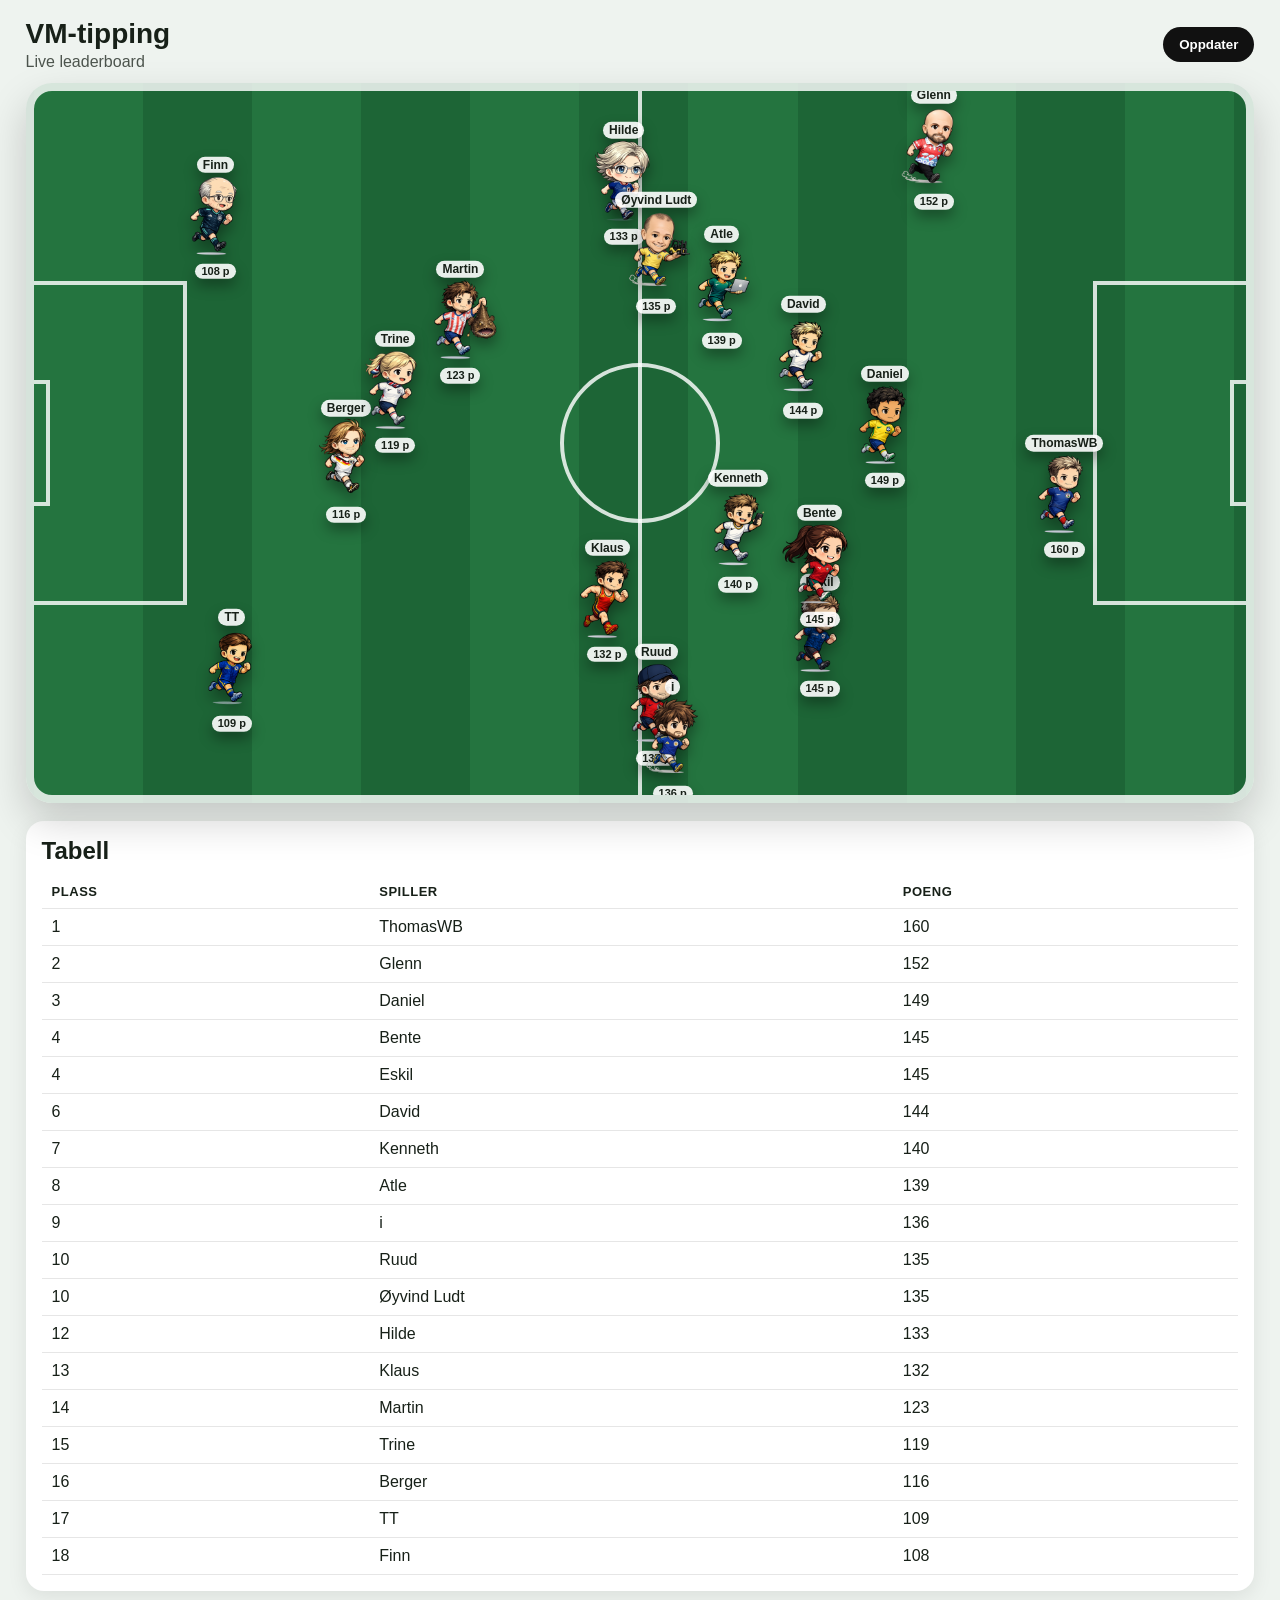
<file: leaderboard/index.html>
<!doctype html>
<html lang="no">
<head>
  <meta charset="utf-8" />
  <meta name="viewport" content="width=device-width, initial-scale=1" />
  <title>VM-tipping leaderboard</title>
  <link rel="stylesheet" href="style.css" />
</head>
<body>
  <main class="wrap">
    <header class="topbar">
      <div>
        <h1>VM-tipping</h1>
        <p>Live leaderboard</p>
      </div>
      <button id="refreshBtn" type="button">Oppdater</button>
    </header>

    <section id="pitch" aria-label="Leaderboard på fotballbane">
      <div class="goal goal-left"></div>
      <div class="goal goal-right"></div>
      <div class="line halfway"></div>
      <div class="center-circle"></div>
      <div class="box box-left"></div>
      <div class="box box-right"></div>
      <div id="players"></div>
    </section>

    <section class="table-wrap">
      <h2>Tabell</h2>
      <table>
        <thead>
          <tr>
            <th>Plass</th>
            <th>Spiller</th>
            <th>Poeng</th>
          </tr>
        </thead>
        <tbody id="scoreTable"></tbody>
      </table>
    </section>
  </main>

  <script src="leaderboard-data.js"></script>
  <script src="leaderboard.js"></script>
</body>
</html>
</file>
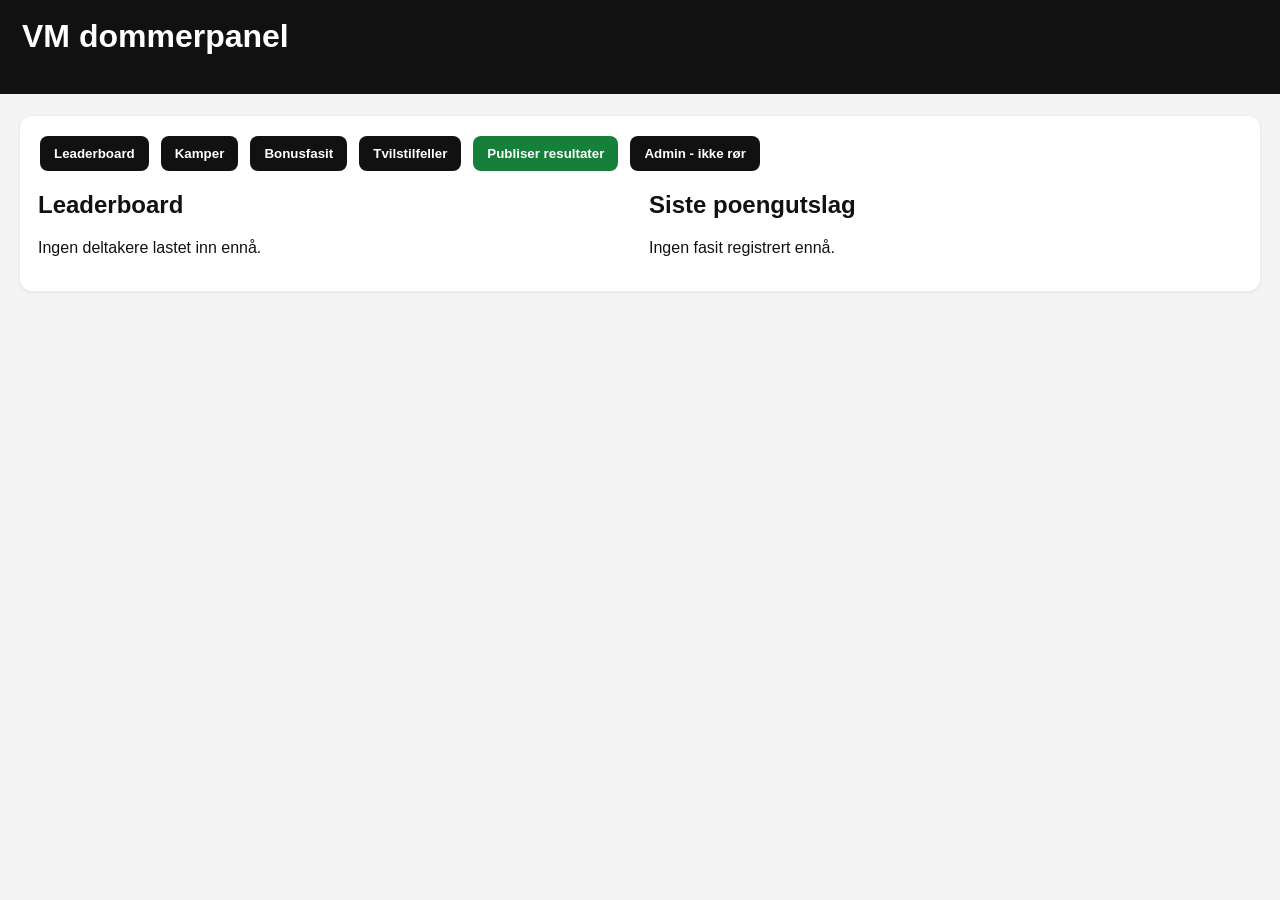
<file: quizmaster/index.html>
<!DOCTYPE html>
<html lang="no">
<head>
<meta charset="UTF-8">
<title>VM dommerpanel – quizmatch</title>
<meta name="viewport" content="width=device-width, initial-scale=1">
<style>
  body { font-family: Arial, sans-serif; margin: 0; background: #f4f4f4; color: #111; }
  header { background: #111; color: white; padding: 18px 22px; }
  main { max-width: 1240px; margin: 22px auto; padding: 0 14px; }
  section { background: white; border-radius: 12px; padding: 18px; margin-bottom: 18px; box-shadow: 0 1px 4px rgba(0,0,0,.08); }
  h1,h2,h3 { margin-top: 0; }
  button { padding: 10px 14px; border: 0; border-radius: 8px; background: #111; color: white; font-weight: bold; cursor: pointer; margin: 2px; }
  button.secondary { background: #555; }
  button.danger { background: #9b111e; }
  button.publish { background: #16803a; }
  button.small { padding: 7px 10px; font-size: 13px; }
  select,input { padding: 9px; border: 1px solid #ccc; border-radius: 8px; font-size: 15px; }
  input.score { width: 54px; text-align: center; }
  input.answer { width: 100%; box-sizing: border-box; margin-top: 6px; }
  .tabs { display:flex; flex-wrap:wrap; gap:8px; margin-bottom:18px; }
  .tab { display:none; }
  .tab.active { display:block; }
  .match { display:grid; grid-template-columns:70px 1fr 70px 20px 70px 118px; gap:10px; align-items:center; border-bottom:1px solid #eee; padding:10px 0; }
  .match.done,.bonusRow.done { background:#f7fff7; }
  .teams { font-weight:bold; }
  .muted { color:#666; font-size:13px; }
  table { border-collapse:collapse; width:100%; margin-top:12px; }
  th,td { border-bottom:1px solid #ddd; padding:9px 7px; text-align:left; vertical-align:top; }
  th { font-size:13px; text-transform:uppercase; letter-spacing:.04em; }
  .place { font-size:20px; font-weight:bold; }
  .total { font-weight:bold; }
  .grid2 { display:grid; grid-template-columns:1fr 1fr; gap:18px; }
  .toolbar { display:flex; flex-wrap:wrap; gap:8px; align-items:center; }
  .pill { display:inline-block; padding:4px 8px; border-radius:999px; background:#eee; font-size:12px; }
  .category { margin-top: 22px; }
  .bonusRow { display:grid; grid-template-columns: 170px 1fr 360px 125px; gap:10px; align-items:start; border-bottom:1px solid #eee; padding:10px 0; }
  .teamChecks { display:grid; grid-template-columns: repeat(3, 1fr); gap:6px; max-height:220px; overflow:auto; padding:8px; border:1px solid #ddd; border-radius:8px; }
  .teamChecks label { font-weight:normal; }
  .msg { margin-top:10px; font-weight:bold; }
  .warn { color:#9b111e; font-size:13px; margin-top:6px; }
  @media(max-width:900px) {
    .grid2 { grid-template-columns:1fr; }
    .match,.bonusRow { grid-template-columns:1fr; }
    input.score { width:100%; }
    .teamChecks { grid-template-columns:1fr; }
  }
</style>
</head>
<body>
<header>
  <h1>VM dommerpanel</h1>
  <div></div>
</header>

<main>
  <section>
    <div class="tabs">
      <button onclick="openTab('tab-dashboard')">Leaderboard</button>
      <button onclick="openTab('tab-matches')">Kamper</button>
      <button onclick="openTab('tab-bonus')">Bonusfasit</button>
      <button onclick="openTab('tab-review')">Tvilstilfeller</button>
      <button class="publish" onclick="publishLeaderboard()">Publiser resultater</button>
      <button onclick="openTab('tab-data')">Admin - ikke rør</button>
    </div>

    <div id="tab-dashboard" class="tab active">
      <div class="grid2">
        <div>
          <h2>Leaderboard</h2>
          <div id="leaderboard"></div>
        </div>
        <div>
          <h2>Siste poengutslag</h2>
          <div id="lastScored"></div>
        </div>
      </div>
    </div>

    <div id="tab-matches" class="tab">
      <h2>Kamper</h2>
      <div class="toolbar">
        <label for="dateFilter"><strong>Velg dato:</strong></label>
        <select id="dateFilter" onchange="renderMatches()"></select>
        <button class="secondary" onclick="showNextUnplayed()">Neste uspilt</button>
        <button class="secondary" onclick="showAllDates()">Vis alle</button>
      </div>
      <div id="matches"></div>
    </div>

    <div id="tab-bonus" class="tab">
      <h2>Bonusfasit</h2>
      <p class="muted">Lagspørsmål, ja/nei, dueller og sluttspillspørsmål har nå faste valg. Spillerspørsmål har forslag + manuelt felt.</p>
      <div class="toolbar">
        <label for="bonusCategoryFilter"><strong>Kategori:</strong></label>
        <select id="bonusCategoryFilter" onchange="renderBonus()"></select>
        <button class="secondary" onclick="showAllBonus()">Vis alle</button>
      </div>
      <div id="bonus"></div>
    </div>

    <div id="tab-review" class="tab">
      <h2>Tvilstilfeller</h2>
      <p class="muted">Prototype: Her vises manuelle deltakersvar som ikke matcher fasit etter normalisering/alias. I demodata er noen svar bevisst skrevet som alias eller med nesten-staving.</p>
      <div id="review"></div>
    </div>

    <div id="tab-data" class="tab">
      <h2>Testdata</h2>
      <p class="muted">Ekte tips er forhåndsimportert fra Excel-filen du lastet opp. Originalfilen endres ikke.</p>
      <button onclick="loadRealParticipants()">Last inn ekte tips fra Excel</button>
      <button class="secondary" onclick="loadDemoParticipants()">Last inn demodeltakere</button>
      <button class="secondary" onclick="exportState()">Eksporter testdata</button>
      <button class="secondary" onclick="publishLeaderboard()">Publiser leaderboard</button>
      <button class="secondary" onclick="importPrompt()">Importer testdata</button>
      <button class="danger" onclick="resetAll()">Nullstill alt</button>
      <div id="setupMsg" class="msg"></div>
    </div>
  </section>
</main>

<script>
const STORAGE_KEY = 'vm_quizmatch_lokal_v4';
const INITIAL_MATCHES = [{"id": 1, "isoDate": "2026-06-11", "dateLabel": "11. juni", "homeTeam": "Mexico", "awayTeam": "Sør-Afrika", "homeGoals": "", "awayGoals": "", "status": "IKKE_SPILT"}, {"id": 2, "isoDate": "2026-06-12", "dateLabel": "12. juni", "homeTeam": "Sør-Korea", "awayTeam": "Tsjekkia", "homeGoals": "", "awayGoals": "", "status": "IKKE_SPILT"}, {"id": 3, "isoDate": "2026-06-12", "dateLabel": "12. juni", "homeTeam": "Canada", "awayTeam": "Bosnia-Hercegovina", "homeGoals": "", "awayGoals": "", "status": "IKKE_SPILT"}, {"id": 4, "isoDate": "2026-06-13", "dateLabel": "13. juni", "homeTeam": "USA", "awayTeam": "Paraguay", "homeGoals": "", "awayGoals": "", "status": "IKKE_SPILT"}, {"id": 5, "isoDate": "2026-06-13", "dateLabel": "13. juni", "homeTeam": "Qatar", "awayTeam": "Sveits", "homeGoals": "", "awayGoals": "", "status": "IKKE_SPILT"}, {"id": 6, "isoDate": "2026-06-14", "dateLabel": "14. juni", "homeTeam": "Brasil", "awayTeam": "Marokko", "homeGoals": "", "awayGoals": "", "status": "IKKE_SPILT"}, {"id": 7, "isoDate": "2026-06-14", "dateLabel": "14. juni", "homeTeam": "Haiti", "awayTeam": "Skottland", "homeGoals": "", "awayGoals": "", "status": "IKKE_SPILT"}, {"id": 8, "isoDate": "2026-06-14", "dateLabel": "14. juni", "homeTeam": "Australia", "awayTeam": "Tyrkia", "homeGoals": "", "awayGoals": "", "status": "IKKE_SPILT"}, {"id": 9, "isoDate": "2026-06-14", "dateLabel": "14. juni", "homeTeam": "Tyskland", "awayTeam": "Curaçao", "homeGoals": "", "awayGoals": "", "status": "IKKE_SPILT"}, {"id": 10, "isoDate": "2026-06-14", "dateLabel": "14. juni", "homeTeam": "Nederland", "awayTeam": "Japan", "homeGoals": "", "awayGoals": "", "status": "IKKE_SPILT"}, {"id": 11, "isoDate": "2026-06-15", "dateLabel": "15. juni", "homeTeam": "Elfenbenskysten", "awayTeam": "Ecuador", "homeGoals": "", "awayGoals": "", "status": "IKKE_SPILT"}, {"id": 12, "isoDate": "2026-06-15", "dateLabel": "15. juni", "homeTeam": "Sverige", "awayTeam": "Tunisia", "homeGoals": "", "awayGoals": "", "status": "IKKE_SPILT"}, {"id": 13, "isoDate": "2026-06-15", "dateLabel": "15. juni", "homeTeam": "Spania", "awayTeam": "Kapp Verde", "homeGoals": "", "awayGoals": "", "status": "IKKE_SPILT"}, {"id": 14, "isoDate": "2026-06-15", "dateLabel": "15. juni", "homeTeam": "Belgia", "awayTeam": "Egypt", "homeGoals": "", "awayGoals": "", "status": "IKKE_SPILT"}, {"id": 15, "isoDate": "2026-06-16", "dateLabel": "16. juni", "homeTeam": "Saudi-Arabia", "awayTeam": "Uruguay", "homeGoals": "", "awayGoals": "", "status": "IKKE_SPILT"}, {"id": 16, "isoDate": "2026-06-16", "dateLabel": "16. juni", "homeTeam": "Iran", "awayTeam": "New Zealand", "homeGoals": "", "awayGoals": "", "status": "IKKE_SPILT"}, {"id": 17, "isoDate": "2026-06-16", "dateLabel": "16. juni", "homeTeam": "Frankrike", "awayTeam": "Senegal", "homeGoals": "", "awayGoals": "", "status": "IKKE_SPILT"}, {"id": 18, "isoDate": "2026-06-17", "dateLabel": "17. juni", "homeTeam": "Irak", "awayTeam": "Norge", "homeGoals": "", "awayGoals": "", "status": "IKKE_SPILT"}, {"id": 19, "isoDate": "2026-06-17", "dateLabel": "17. juni", "homeTeam": "Argentina", "awayTeam": "Algerie", "homeGoals": "", "awayGoals": "", "status": "IKKE_SPILT"}, {"id": 20, "isoDate": "2026-06-17", "dateLabel": "17. juni", "homeTeam": "Østerrike", "awayTeam": "Jordan", "homeGoals": "", "awayGoals": "", "status": "IKKE_SPILT"}, {"id": 21, "isoDate": "2026-06-17", "dateLabel": "17. juni", "homeTeam": "Portugal", "awayTeam": "DR Kongo", "homeGoals": "", "awayGoals": "", "status": "IKKE_SPILT"}, {"id": 22, "isoDate": "2026-06-17", "dateLabel": "17. juni", "homeTeam": "England", "awayTeam": "Kroatia", "homeGoals": "", "awayGoals": "", "status": "IKKE_SPILT"}, {"id": 23, "isoDate": "2026-06-18", "dateLabel": "18. juni", "homeTeam": "Ghana", "awayTeam": "Panama", "homeGoals": "", "awayGoals": "", "status": "IKKE_SPILT"}, {"id": 24, "isoDate": "2026-06-18", "dateLabel": "18. juni", "homeTeam": "Usbekistan", "awayTeam": "Colombia", "homeGoals": "", "awayGoals": "", "status": "IKKE_SPILT"}, {"id": 25, "isoDate": "2026-06-18", "dateLabel": "18. juni", "homeTeam": "Tsjekkia", "awayTeam": "Sør-Afrika", "homeGoals": "", "awayGoals": "", "status": "IKKE_SPILT"}, {"id": 26, "isoDate": "2026-06-18", "dateLabel": "18. juni", "homeTeam": "Sveits", "awayTeam": "Bosnia-Hercegovina", "homeGoals": "", "awayGoals": "", "status": "IKKE_SPILT"}, {"id": 27, "isoDate": "2026-06-19", "dateLabel": "19. juni", "homeTeam": "Canada", "awayTeam": "Qatar", "homeGoals": "", "awayGoals": "", "status": "IKKE_SPILT"}, {"id": 28, "isoDate": "2026-06-19", "dateLabel": "19. juni", "homeTeam": "Mexico", "awayTeam": "Sør-Korea", "homeGoals": "", "awayGoals": "", "status": "IKKE_SPILT"}, {"id": 29, "isoDate": "2026-06-19", "dateLabel": "19. juni", "homeTeam": "USA", "awayTeam": "Australia", "homeGoals": "", "awayGoals": "", "status": "IKKE_SPILT"}, {"id": 30, "isoDate": "2026-06-20", "dateLabel": "20. juni", "homeTeam": "Skottland", "awayTeam": "Marokko", "homeGoals": "", "awayGoals": "", "status": "IKKE_SPILT"}, {"id": 31, "isoDate": "2026-06-20", "dateLabel": "20. juni", "homeTeam": "Brasil", "awayTeam": "Haiti", "homeGoals": "", "awayGoals": "", "status": "IKKE_SPILT"}, {"id": 32, "isoDate": "2026-06-20", "dateLabel": "20. juni", "homeTeam": "Tyrkia", "awayTeam": "Paraguay", "homeGoals": "", "awayGoals": "", "status": "IKKE_SPILT"}, {"id": 33, "isoDate": "2026-06-20", "dateLabel": "20. juni", "homeTeam": "Nederland", "awayTeam": "Sverige", "homeGoals": "", "awayGoals": "", "status": "IKKE_SPILT"}, {"id": 34, "isoDate": "2026-06-20", "dateLabel": "20. juni", "homeTeam": "Tyskland", "awayTeam": "Elfenbenskysten", "homeGoals": "", "awayGoals": "", "status": "IKKE_SPILT"}, {"id": 35, "isoDate": "2026-06-21", "dateLabel": "21. juni", "homeTeam": "Ecuador", "awayTeam": "Curaçao", "homeGoals": "", "awayGoals": "", "status": "IKKE_SPILT"}, {"id": 36, "isoDate": "2026-06-21", "dateLabel": "21. juni", "homeTeam": "Tunisia", "awayTeam": "Japan", "homeGoals": "", "awayGoals": "", "status": "IKKE_SPILT"}, {"id": 37, "isoDate": "2026-06-21", "dateLabel": "21. juni", "homeTeam": "Spania", "awayTeam": "Saudi-Arabia", "homeGoals": "", "awayGoals": "", "status": "IKKE_SPILT"}, {"id": 38, "isoDate": "2026-06-21", "dateLabel": "21. juni", "homeTeam": "Belgia", "awayTeam": "Iran", "homeGoals": "", "awayGoals": "", "status": "IKKE_SPILT"}, {"id": 39, "isoDate": "2026-06-22", "dateLabel": "22. juni", "homeTeam": "Uruguay", "awayTeam": "Kapp Verde", "homeGoals": "", "awayGoals": "", "status": "IKKE_SPILT"}, {"id": 40, "isoDate": "2026-06-22", "dateLabel": "22. juni", "homeTeam": "New Zealand", "awayTeam": "Egypt", "homeGoals": "", "awayGoals": "", "status": "IKKE_SPILT"}, {"id": 41, "isoDate": "2026-06-22", "dateLabel": "22. juni", "homeTeam": "Argentina", "awayTeam": "Østerrike", "homeGoals": "", "awayGoals": "", "status": "IKKE_SPILT"}, {"id": 42, "isoDate": "2026-06-22", "dateLabel": "22. juni", "homeTeam": "Frankrike", "awayTeam": "Irak", "homeGoals": "", "awayGoals": "", "status": "IKKE_SPILT"}, {"id": 43, "isoDate": "2026-06-23", "dateLabel": "23. juni", "homeTeam": "Norge", "awayTeam": "Senegal", "homeGoals": "", "awayGoals": "", "status": "IKKE_SPILT"}, {"id": 44, "isoDate": "2026-06-23", "dateLabel": "23. juni", "homeTeam": "Jordan", "awayTeam": "Algerie", "homeGoals": "", "awayGoals": "", "status": "IKKE_SPILT"}, {"id": 45, "isoDate": "2026-06-23", "dateLabel": "23. juni", "homeTeam": "Portugal", "awayTeam": "Usbekistan", "homeGoals": "", "awayGoals": "", "status": "IKKE_SPILT"}, {"id": 46, "isoDate": "2026-06-23", "dateLabel": "23. juni", "homeTeam": "England", "awayTeam": "Ghana", "homeGoals": "", "awayGoals": "", "status": "IKKE_SPILT"}, {"id": 47, "isoDate": "2026-06-24", "dateLabel": "24. juni", "homeTeam": "Panama", "awayTeam": "Kroatia", "homeGoals": "", "awayGoals": "", "status": "IKKE_SPILT"}, {"id": 48, "isoDate": "2026-06-24", "dateLabel": "24. juni", "homeTeam": "Colombia", "awayTeam": "DR Kongo", "homeGoals": "", "awayGoals": "", "status": "IKKE_SPILT"}, {"id": 49, "isoDate": "2026-06-24", "dateLabel": "24. juni", "homeTeam": "Sveits", "awayTeam": "Canada", "homeGoals": "", "awayGoals": "", "status": "IKKE_SPILT"}, {"id": 50, "isoDate": "2026-06-24", "dateLabel": "24. juni", "homeTeam": "Bosnia-Hercegovina", "awayTeam": "Qatar", "homeGoals": "", "awayGoals": "", "status": "IKKE_SPILT"}, {"id": 51, "isoDate": "2026-06-25", "dateLabel": "25. juni", "homeTeam": "Skottland", "awayTeam": "Brasil", "homeGoals": "", "awayGoals": "", "status": "IKKE_SPILT"}, {"id": 52, "isoDate": "2026-06-25", "dateLabel": "25. juni", "homeTeam": "Marokko", "awayTeam": "Haiti", "homeGoals": "", "awayGoals": "", "status": "IKKE_SPILT"}, {"id": 53, "isoDate": "2026-06-25", "dateLabel": "25. juni", "homeTeam": "Mexico", "awayTeam": "Tsjekkia", "homeGoals": "", "awayGoals": "", "status": "IKKE_SPILT"}, {"id": 54, "isoDate": "2026-06-25", "dateLabel": "25. juni", "homeTeam": "Sør-Afrika", "awayTeam": "Sør-Korea", "homeGoals": "", "awayGoals": "", "status": "IKKE_SPILT"}, {"id": 55, "isoDate": "2026-06-25", "dateLabel": "25. juni", "homeTeam": "Curaçao", "awayTeam": "Elfenbenskysten", "homeGoals": "", "awayGoals": "", "status": "IKKE_SPILT"}, {"id": 56, "isoDate": "2026-06-25", "dateLabel": "25. juni", "homeTeam": "Ecuador", "awayTeam": "Tyskland", "homeGoals": "", "awayGoals": "", "status": "IKKE_SPILT"}, {"id": 57, "isoDate": "2026-06-26", "dateLabel": "26. juni", "homeTeam": "Tunisia", "awayTeam": "Nederland", "homeGoals": "", "awayGoals": "", "status": "IKKE_SPILT"}, {"id": 58, "isoDate": "2026-06-26", "dateLabel": "26. juni", "homeTeam": "Japan", "awayTeam": "Sverige", "homeGoals": "", "awayGoals": "", "status": "IKKE_SPILT"}, {"id": 59, "isoDate": "2026-06-26", "dateLabel": "26. juni", "homeTeam": "Tyrkia", "awayTeam": "USA", "homeGoals": "", "awayGoals": "", "status": "IKKE_SPILT"}, {"id": 60, "isoDate": "2026-06-26", "dateLabel": "26. juni", "homeTeam": "Paraguay", "awayTeam": "Australia", "homeGoals": "", "awayGoals": "", "status": "IKKE_SPILT"}, {"id": 61, "isoDate": "2026-06-26", "dateLabel": "26. juni", "homeTeam": "Norge", "awayTeam": "Frankrike", "homeGoals": "", "awayGoals": "", "status": "IKKE_SPILT"}, {"id": 62, "isoDate": "2026-06-26", "dateLabel": "26. juni", "homeTeam": "Senegal", "awayTeam": "Irak", "homeGoals": "", "awayGoals": "", "status": "IKKE_SPILT"}, {"id": 63, "isoDate": "2026-06-27", "dateLabel": "27. juni", "homeTeam": "Kapp Verde", "awayTeam": "Saudi-Arabia", "homeGoals": "", "awayGoals": "", "status": "IKKE_SPILT"}, {"id": 64, "isoDate": "2026-06-27", "dateLabel": "27. juni", "homeTeam": "Uruguay", "awayTeam": "Spania", "homeGoals": "", "awayGoals": "", "status": "IKKE_SPILT"}, {"id": 65, "isoDate": "2026-06-27", "dateLabel": "27. juni", "homeTeam": "Egypt", "awayTeam": "Iran", "homeGoals": "", "awayGoals": "", "status": "IKKE_SPILT"}, {"id": 66, "isoDate": "2026-06-27", "dateLabel": "27. juni", "homeTeam": "New Zealand", "awayTeam": "Belgia", "homeGoals": "", "awayGoals": "", "status": "IKKE_SPILT"}, {"id": 67, "isoDate": "2026-06-27", "dateLabel": "27. juni", "homeTeam": "Panama", "awayTeam": "England", "homeGoals": "", "awayGoals": "", "status": "IKKE_SPILT"}, {"id": 68, "isoDate": "2026-06-27", "dateLabel": "27. juni", "homeTeam": "Kroatia", "awayTeam": "Ghana", "homeGoals": "", "awayGoals": "", "status": "IKKE_SPILT"}, {"id": 69, "isoDate": "2026-06-28", "dateLabel": "28. juni", "homeTeam": "Colombia", "awayTeam": "Portugal", "homeGoals": "", "awayGoals": "", "status": "IKKE_SPILT"}, {"id": 70, "isoDate": "2026-06-28", "dateLabel": "28. juni", "homeTeam": "DR Kongo", "awayTeam": "Usbekistan", "homeGoals": "", "awayGoals": "", "status": "IKKE_SPILT"}, {"id": 71, "isoDate": "2026-06-28", "dateLabel": "28. juni", "homeTeam": "Algerie", "awayTeam": "Østerrike", "homeGoals": "", "awayGoals": "", "status": "IKKE_SPILT"}, {"id": 72, "isoDate": "2026-06-28", "dateLabel": "28. juni", "homeTeam": "Jordan", "awayTeam": "Argentina", "homeGoals": "", "awayGoals": "", "status": "IKKE_SPILT"}];
const REAL_PARTICIPANTS = [{"navn": "i", "favorittlag": "Curaçao", "innsendt": "2026-06-05T08:53:52.024Z", "matchTips": {"1": [2, 1], "2": [0, 2], "3": [1, 0], "4": [2, 2], "5": [0, 2], "6": [4, 0], "7": [0, 3], "8": [1, 1], "9": [4, 0], "10": [3, 1], "11": [1, 1], "12": [0, 2], "13": [6, 0], "14": [3, 1], "15": [0, 2], "16": [0, 0], "17": [3, 2], "18": [1, 4], "19": [3, 0], "20": [2, 0], "21": [4, 2], "22": [2, 1], "23": [1, 2], "24": [0, 3], "25": [2, 0], "26": [1, 1], "27": [0, 0], "28": [1, 0], "29": [2, 2], "30": [2, 1], "31": [5, 0], "32": [1, 1], "33": [3, 1], "34": [3, 1], "35": [2, 1], "36": [1, 2], "37": [4, 1], "38": [3, 1], "39": [2, 0], "40": [2, 2], "41": [3, 1], "42": [3, 0], "43": [2, 2], "44": [1, 1], "45": [2, 0], "46": [1, 1], "47": [2, 3], "48": [2, 0], "49": [0, 0], "50": [1, 1], "51": [1, 3], "52": [1, 0], "53": [2, 2], "54": [1, 2], "55": [0, 2], "56": [1, 2], "57": [0, 2], "58": [2, 2], "59": [1, 2], "60": [0, 0], "61": [1, 1], "62": [2, 0], "63": [0, 0], "64": [2, 3], "65": [2, 2], "66": [0, 2], "67": [0, 2], "68": [2, 1], "69": [1, 2], "70": [1, 0], "71": [0, 0], "72": [0, 2]}, "bonusTips": {"gruppespill_1": "Tsjekkia", "gruppespill_2": "Spania", "gruppespill_3": "Kapp Verde", "gruppespill_4": "7", "gruppespill_5": "3", "gruppespill_6": "Ja", "gruppespill_7": "Ja", "gruppespill_8": "Nei", "gruppespill_9": "6", "gruppespill_10": "Kapp Verde", "isak_over_1": "Nei", "haaland_kane": "Like mange", "nusa_schjelderup": "Nusa", "falchener_spilletid": "Nei", "salah_scorer": "Ja", "ikke_videre_16": ["Sør-Afrika", "Sør-Korea", "Bosnia-Hercegovina", "Qatar", "Haiti", "Paraguay", "Curaçao", "Sverige", "Iran", "New Zealand", "Kapp Verde", "Saudi-Arabia", "Irak", "Jordan", "Usbekistan", "Panama"], "sor_afrika_sor_korea": "Sør-Afrika", "norge_sverige": "Norge", "spania_portugal": "Spania", "iran_irak": "Iran", "tunisia_algerie": "Tunisia", "forste_rode_kort": "Bosnia-Hercegovina", "forste_selvmal": "Haiti", "ronaldo_starter": "Ja", "neymar_starter": "Nei", "van_dijk_scorer": "Nei", "usa_stopp": "16-delsfinale", "norge_slar_brasil": "Nei", "eskas": "Gruppespillet", "fire_straffer_8dels": "Nei", "over_10_rode": "Nei", "semifinalister": ["Spania", "Brasil", "Portugal", "Argentina"], "vinner": "Spania", "nummer_to": "Portugal", "bronse": "Brasil", "tillegg_finale": "7", "siste_mal": "Oyarzabal", "toppscorer": "Raphinha", "totalt_mal": "243"}}, {"navn": "Finn Egén Mobæk", "favorittlag": "Tyskland", "innsendt": "2026-06-05T14:27:20.952Z", "matchTips": {"1": [1, 1], "2": [2, 0], "3": [1, 0], "4": [2, 1], "5": [1, 2], "6": [3, 0], "7": [0, 2], "8": [1, 1], "9": [4, 0], "10": [2, 1], "11": [0, 0], "12": [1, 0], "13": [5, 0], "14": [2, 1], "15": [1, 2], "16": [2, 2], "17": [4, 0], "18": [1, 3], "19": [3, 1], "20": [1, 0], "21": [5, 0], "22": [1, 1], "23": [0, 1], "24": [1, 2], "25": [1, 1], "26": [2, 0], "27": [2, 0], "28": [1, 2], "29": [1, 1], "30": [2, 0], "31": [3, 0], "32": [2, 1], "33": [4, 0], "34": [5, 0], "35": [1, 0], "36": [2, 3], "37": [5, 0], "38": [2, 1], "39": [3, 0], "40": [1, 1], "41": [2, 1], "42": [3, 0], "43": [2, 1], "44": [2, 2], "45": [3, 1], "46": [2, 1], "47": [1, 2], "48": [2, 0], "49": [2, 0], "50": [1, 1], "51": [1, 2], "52": [0, 0], "53": [1, 1], "54": [1, 2], "55": [1, 3], "56": [0, 5], "57": [1, 3], "58": [1, 1], "59": [1, 2], "60": [0, 2], "61": [1, 1], "62": [1, 0], "63": [1, 2], "64": [0, 2], "65": [1, 0], "66": [2, 2], "67": [1, 2], "68": [2, 1], "69": [0, 3], "70": [1, 1], "71": [1, 2], "72": [0, 2]}, "bonusTips": {"gruppespill_1": "England", "gruppespill_2": "Spania", "gruppespill_3": "Curaçao", "gruppespill_4": "6", "gruppespill_5": "2", "gruppespill_6": "Nei", "gruppespill_7": "Ja", "gruppespill_8": "Ja", "gruppespill_9": "2", "gruppespill_10": "DR Kongo", "isak_over_1": "Nei", "haaland_kane": "Kane", "nusa_schjelderup": "Nusa", "falchener_spilletid": "Ja", "salah_scorer": "Nei", "ikke_videre_16": ["Sør-Afrika", "Bosnia-Hercegovina", "Qatar", "Marokko", "Haiti", "Paraguay", "Curaçao", "Elfenbenskysten", "Tunisia", "Iran", "Kapp Verde", "Irak", "Algerie", "Jordan", "DR Kongo", "Ghana"], "sor_afrika_sor_korea": "Sør-Korea", "norge_sverige": "Norge", "spania_portugal": "Spania", "iran_irak": "Iran", "tunisia_algerie": "Tunisia", "forste_rode_kort": "Argentina", "forste_selvmal": "Curaçao", "ronaldo_starter": "Nei", "neymar_starter": "Nei", "van_dijk_scorer": "Ja", "usa_stopp": "16-delsfinale", "norge_slar_brasil": "Nei", "eskas": "Gruppespillet", "fire_straffer_8dels": "Nei", "over_10_rode": "Nei", "semifinalister": ["England", "Frankrike", "Tyskland", "Spania"], "vinner": "Tyskland", "nummer_to": "Frankrike", "bronse": "Argentina", "tillegg_finale": "5", "siste_mal": "Havertz", "toppscorer": "Kane", "totalt_mal": "200"}}, {"navn": "Bente", "favorittlag": "Portugal", "innsendt": "2026-06-05T21:22:10.613Z", "matchTips": {"1": [1, 1], "2": [1, 2], "3": [0, 0], "4": [1, 0], "5": [1, 3], "6": [3, 1], "7": [0, 3], "8": [2, 2], "9": [4, 1], "10": [3, 1], "11": [3, 0], "12": [1, 1], "13": [5, 1], "14": [2, 1], "15": [0, 2], "16": [0, 0], "17": [2, 1], "18": [1, 2], "19": [1, 0], "20": [3, 0], "21": [2, 0], "22": [1, 1], "23": [2, 1], "24": [0, 1], "25": [1, 1], "26": [2, 0], "27": [1, 0], "28": [1, 1], "29": [1, 1], "30": [0, 1], "31": [4, 0], "32": [2, 1], "33": [3, 1], "34": [2, 2], "35": [2, 0], "36": [0, 0], "37": [3, 0], "38": [4, 0], "39": [3, 0], "40": [0, 1], "41": [0, 0], "42": [3, 1], "43": [2, 1], "44": [0, 0], "45": [1, 1], "46": [2, 1], "47": [0, 2], "48": [1, 0], "49": [1, 0], "50": [1, 0], "51": [0, 2], "52": [2, 0], "53": [0, 0], "54": [1, 1], "55": [0, 3], "56": [0, 2], "57": [1, 2], "58": [0, 0], "59": [0, 2], "60": [1, 1], "61": [1, 1], "62": [2, 0], "63": [0, 0], "64": [1, 1], "65": [2, 1], "66": [1, 2], "67": [0, 3], "68": [1, 1], "69": [0, 0], "70": [1, 0], "71": [1, 1], "72": [1, 2]}, "bonusTips": {"gruppespill_1": "USA", "gruppespill_2": "Spania", "gruppespill_3": "Curaçao", "gruppespill_4": "5", "gruppespill_5": "4", "gruppespill_6": "Nei", "gruppespill_7": "Ja", "gruppespill_8": "Nei", "gruppespill_9": "6", "gruppespill_10": "Kapp Verde", "isak_over_1": "Nei", "haaland_kane": "Haaland", "nusa_schjelderup": "Nusa", "falchener_spilletid": "Ja", "salah_scorer": "Ja", "ikke_videre_16": ["Sør-Korea", "Canada", "Qatar", "Haiti", "Skottland", "Paraguay", "Curaçao", "Ecuador", "Sverige", "Iran", "Kapp Verde", "Irak", "Jordan", "DR Kongo", "Usbekistan", "Panama"], "sor_afrika_sor_korea": "Sør-Afrika", "norge_sverige": "Norge", "spania_portugal": "Spania", "iran_irak": "Iran", "tunisia_algerie": "Algerie", "forste_rode_kort": "Paraguay", "forste_selvmal": "Belgia", "ronaldo_starter": "Ja", "neymar_starter": "Nei", "van_dijk_scorer": "Ja", "usa_stopp": "8-delsfinale", "norge_slar_brasil": "Nei", "eskas": "Kvartfinale", "fire_straffer_8dels": "Nei", "over_10_rode": "Nei", "semifinalister": ["Frankrike", "Spania", "Argentina", "Nederland"], "vinner": "Spania", "nummer_to": "Argentina", "bronse": "Nederland", "tillegg_finale": "8", "siste_mal": "Yamal", "toppscorer": "Yamal", "totalt_mal": "271"}}, {"navn": "Ruud", "favorittlag": "England", "innsendt": "2026-06-08T07:49:18.152Z", "matchTips": {"1": [2, 0], "2": [1, 1], "3": [1, 0], "4": [1, 1], "5": [0, 1], "6": [2, 1], "7": [0, 0], "8": [0, 1], "9": [4, 0], "10": [2, 1], "11": [2, 0], "12": [0, 0], "13": [3, 0], "14": [1, 1], "15": [0, 1], "16": [1, 1], "17": [1, 0], "18": [0, 2], "19": [2, 0], "20": [2, 0], "21": [2, 0], "22": [0, 0], "23": [1, 0], "24": [0, 2], "25": [1, 1], "26": [0, 0], "27": [2, 0], "28": [1, 0], "29": [2, 1], "30": [0, 1], "31": [3, 0], "32": [1, 1], "33": [1, 0], "34": [2, 2], "35": [2, 0], "36": [1, 1], "37": [2, 0], "38": [1, 0], "39": [2, 0], "40": [0, 1], "41": [3, 1], "42": [2, 0], "43": [1, 1], "44": [0, 1], "45": [3, 0], "46": [1, 0], "47": [0, 2], "48": [2, 0], "49": [0, 0], "50": [1, 0], "51": [0, 2], "52": [3, 0], "53": [1, 0], "54": [0, 0], "55": [0, 3], "56": [1, 2], "57": [1, 1], "58": [1, 1], "59": [0, 0], "60": [2, 1], "61": [0, 1], "62": [3, 0], "63": [0, 1], "64": [1, 2], "65": [2, 1], "66": [0, 0], "67": [0, 2], "68": [1, 1], "69": [1, 1], "70": [2, 2], "71": [1, 1], "72": [0, 2]}, "bonusTips": {"gruppespill_1": "Canada", "gruppespill_2": "Argentina", "gruppespill_3": "Curaçao", "gruppespill_4": "3", "gruppespill_5": "2", "gruppespill_6": "Nei", "gruppespill_7": "Ja", "gruppespill_8": "Nei", "gruppespill_9": "4", "gruppespill_10": "Curaçao", "isak_over_1": "Ja", "haaland_kane": "Kane", "nusa_schjelderup": "Nusa", "falchener_spilletid": "Nei", "salah_scorer": "Ja", "ikke_videre_16": ["Sør-Korea", "Tsjekkia", "Qatar", "Haiti", "Paraguay", "Australia", "Curaçao", "Japan", "Tunisia", "Iran", "New Zealand", "Kapp Verde", "Irak", "Jordan", "Usbekistan", "Panama"], "sor_afrika_sor_korea": "Sør-Afrika", "norge_sverige": "Norge", "spania_portugal": "Spania", "iran_irak": "Iran", "tunisia_algerie": "Tunisia", "forste_rode_kort": "Australia", "forste_selvmal": "Qatar", "ronaldo_starter": "Ja", "neymar_starter": "Nei", "van_dijk_scorer": "Nei", "usa_stopp": "16-delsfinale", "norge_slar_brasil": "Nei", "eskas": "Gruppespillet", "fire_straffer_8dels": "Nei", "over_10_rode": "Nei", "semifinalister": ["Argentina", "Frankrike", "Spania", "England"], "vinner": "Frankrike", "nummer_to": "Spania", "bronse": "England", "tillegg_finale": "8", "siste_mal": "Mbappe", "toppscorer": "Mbappe", "totalt_mal": "291"}}, {"navn": "André Berger", "favorittlag": "Tyskland", "innsendt": "2026-06-08T12:41:54.186Z", "matchTips": {"1": [2, 1], "2": [2, 2], "3": [1, 3], "4": [0, 1], "5": [0, 3], "6": [1, 1], "7": [1, 2], "8": [2, 1], "9": [4, 0], "10": [3, 2], "11": [1, 1], "12": [1, 1], "13": [5, 1], "14": [3, 0], "15": [0, 2], "16": [2, 1], "17": [1, 0], "18": [1, 3], "19": [3, 1], "20": [1, 0], "21": [3, 0], "22": [2, 1], "23": [2, 2], "24": [3, 3], "25": [2, 1], "26": [1, 1], "27": [1, 0], "28": [3, 2], "29": [1, 1], "30": [0, 2], "31": [4, 1], "32": [2, 4], "33": [2, 0], "34": [3, 1], "35": [1, 1], "36": [1, 1], "37": [3, 0], "38": [1, 1], "39": [2, 2], "40": [1, 0], "41": [2, 1], "42": [2, 1], "43": [3, 1], "44": [0, 0], "45": [2, 0], "46": [2, 0], "47": [2, 2], "48": [2, 1], "49": [2, 0], "50": [2, 0], "51": [0, 1], "52": [2, 0], "53": [1, 1], "54": [2, 2], "55": [0, 0], "56": [1, 2], "57": [1, 1], "58": [1, 0], "59": [1, 1], "60": [2, 2], "61": [1, 1], "62": [2, 1], "63": [1, 0], "64": [0, 0], "65": [2, 2], "66": [1, 3], "67": [0, 5], "68": [2, 1], "69": [1, 3], "70": [1, 1], "71": [2, 1], "72": [1, 2]}, "bonusTips": {"gruppespill_1": "Bosnia-Hercegovina", "gruppespill_2": "Tyskland", "gruppespill_3": "Haiti", "gruppespill_4": "5", "gruppespill_5": "2", "gruppespill_6": "Ja", "gruppespill_7": "Ja", "gruppespill_8": "Ja", "gruppespill_9": "3", "gruppespill_10": "Haiti", "isak_over_1": "Nei", "haaland_kane": "Like mange", "nusa_schjelderup": "Nusa", "falchener_spilletid": "Nei", "salah_scorer": "Ja", "ikke_videre_16": ["Sør-Afrika", "Qatar", "Haiti", "USA", "Curaçao", "Ecuador", "Sverige", "New Zealand", "Kapp Verde", "Saudi-Arabia", "Irak", "Algerie", "Jordan", "DR Kongo", "Usbekistan", "Panama"], "sor_afrika_sor_korea": "Sør-Korea", "norge_sverige": "Norge", "spania_portugal": "Spania", "iran_irak": "Iran", "tunisia_algerie": "Like bra", "forste_rode_kort": "Qatar", "forste_selvmal": "Curaçao", "ronaldo_starter": "Ja", "neymar_starter": "Ja", "van_dijk_scorer": "Ja", "usa_stopp": "Gruppespillet", "norge_slar_brasil": "Nei", "eskas": "Gruppespillet", "fire_straffer_8dels": "Nei", "over_10_rode": "Nei", "semifinalister": ["Argentina", "England", "Frankrike", "Norge"], "vinner": "England", "nummer_to": "Argentina", "bronse": "Norge", "tillegg_finale": "5", "siste_mal": "Declan Rice", "toppscorer": "Harry Kane", "totalt_mal": "113"}}, {"navn": "Daniel", "favorittlag": "Brasil", "innsendt": "2026-06-08T21:25:26.476Z", "matchTips": {"1": [2, 1], "2": [2, 1], "3": [1, 0], "4": [2, 1], "5": [0, 2], "6": [2, 1], "7": [1, 2], "8": [0, 2], "9": [4, 0], "10": [1, 0], "11": [1, 0], "12": [1, 0], "13": [3, 1], "14": [3, 1], "15": [0, 1], "16": [1, 0], "17": [4, 1], "18": [0, 2], "19": [2, 1], "20": [1, 0], "21": [3, 0], "22": [2, 1], "23": [2, 0], "24": [1, 3], "25": [1, 0], "26": [1, 0], "27": [1, 0], "28": [1, 0], "29": [1, 0], "30": [0, 1], "31": [4, 0], "32": [2, 1], "33": [1, 0], "34": [2, 0], "35": [2, 0], "36": [0, 1], "37": [3, 1], "38": [2, 1], "39": [1, 0], "40": [0, 1], "41": [2, 0], "42": [3, 0], "43": [2, 2], "44": [0, 1], "45": [3, 0], "46": [2, 0], "47": [0, 2], "48": [2, 0], "49": [2, 1], "50": [2, 0], "51": [1, 3], "52": [2, 0], "53": [1, 0], "54": [0, 1], "55": [0, 2], "56": [1, 3], "57": [1, 2], "58": [0, 1], "59": [3, 3], "60": [1, 0], "61": [1, 3], "62": [2, 1], "63": [1, 1], "64": [1, 2], "65": [1, 0], "66": [0, 3], "67": [0, 2], "68": [2, 2], "69": [1, 2], "70": [1, 0], "71": [1, 1], "72": [0, 2]}, "bonusTips": {"gruppespill_1": "Canada", "gruppespill_2": "Tyskland", "gruppespill_3": "Curaçao", "gruppespill_4": "5", "gruppespill_5": "3", "gruppespill_6": "Ja", "gruppespill_7": "Ja", "gruppespill_8": "Nei", "gruppespill_9": "4", "gruppespill_10": "Curaçao", "isak_over_1": "Ja", "haaland_kane": "Kane", "nusa_schjelderup": "Nusa", "falchener_spilletid": "Ja", "salah_scorer": "Ja", "ikke_videre_16": ["Sør-Afrika", "Qatar", "Haiti", "Australia", "Curaçao", "Sverige", "Tunisia", "Iran", "New Zealand", "Kapp Verde", "Saudi-Arabia", "Irak", "Jordan", "DR Kongo", "Usbekistan", "Panama"], "sor_afrika_sor_korea": "Sør-Korea", "norge_sverige": "Norge", "spania_portugal": "Portugal", "iran_irak": "Iran", "tunisia_algerie": "Algerie", "forste_rode_kort": "DR Kongo", "forste_selvmal": "Curaçao", "ronaldo_starter": "Ja", "neymar_starter": "Nei", "van_dijk_scorer": "Nei", "usa_stopp": "16-delsfinale", "norge_slar_brasil": "Nei", "eskas": "16-delsfinale", "fire_straffer_8dels": "Nei", "over_10_rode": "Ja", "semifinalister": ["Brasil", "Frankrike", "Portugal", "Argentina"], "vinner": "Brasil", "nummer_to": "Frankrike", "bronse": "Portugal", "tillegg_finale": "7", "siste_mal": "V.Junior", "toppscorer": "Mbappe", "totalt_mal": "250"}}, {"navn": "ThomasWB", "favorittlag": "Haiti", "innsendt": "2026-06-09T10:56:07.356Z", "matchTips": {"1": [2, 1], "2": [1, 1], "3": [1, 1], "4": [2, 1], "5": [0, 2], "6": [1, 1], "7": [0, 3], "8": [0, 0], "9": [4, 0], "10": [2, 2], "11": [1, 1], "12": [2, 0], "13": [6, 0], "14": [2, 0], "15": [0, 2], "16": [2, 0], "17": [1, 0], "18": [0, 1], "19": [1, 0], "20": [2, 0], "21": [3, 0], "22": [1, 1], "23": [0, 1], "24": [0, 3], "25": [1, 1], "26": [1, 1], "27": [1, 0], "28": [1, 1], "29": [2, 0], "30": [0, 2], "31": [5, 0], "32": [1, 0], "33": [2, 1], "34": [2, 0], "35": [3, 0], "36": [1, 2], "37": [2, 0], "38": [1, 1], "39": [1, 0], "40": [0, 1], "41": [1, 0], "42": [3, 0], "43": [1, 1], "44": [0, 1], "45": [4, 0], "46": [3, 1], "47": [0, 1], "48": [2, 0], "49": [1, 1], "50": [3, 0], "51": [0, 2], "52": [3, 0], "53": [1, 0], "54": [0, 1], "55": [0, 2], "56": [1, 3], "57": [1, 2], "58": [2, 2], "59": [1, 1], "60": [2, 1], "61": [0, 2], "62": [2, 0], "63": [0, 1], "64": [1, 3], "65": [1, 0], "66": [1, 0], "67": [1, 3], "68": [1, 1], "69": [1, 1], "70": [0, 0], "71": [1, 1], "72": [0, 4]}, "bonusTips": {"gruppespill_1": "USA", "gruppespill_2": "Portugal", "gruppespill_3": "Haiti", "gruppespill_4": "2", "gruppespill_5": "3", "gruppespill_6": "Ja", "gruppespill_7": "Ja", "gruppespill_8": "Nei", "gruppespill_9": "1", "gruppespill_10": "Haiti", "isak_over_1": "Nei", "haaland_kane": "Kane", "nusa_schjelderup": "Nusa", "falchener_spilletid": "Nei", "salah_scorer": "Ja", "ikke_videre_16": ["Sør-Afrika", "Qatar", "Haiti", "Skottland", "Australia", "Curaçao", "Tunisia", "New Zealand", "Kapp Verde", "Saudi-Arabia", "Irak", "Jordan", "DR Kongo", "Usbekistan", "Ghana", "Panama"], "sor_afrika_sor_korea": "Sør-Korea", "norge_sverige": "Norge", "spania_portugal": "Spania", "iran_irak": "Iran", "tunisia_algerie": "Algerie", "forste_rode_kort": "Bosnia-Hercegovina", "forste_selvmal": "Mexico", "ronaldo_starter": "Ja", "neymar_starter": "Nei", "van_dijk_scorer": "Nei", "usa_stopp": "16-delsfinale", "norge_slar_brasil": "Ja", "eskas": "16-delsfinale", "fire_straffer_8dels": "Nei", "over_10_rode": "Nei", "semifinalister": ["Frankrike", "Spania", "Portugal", "Argentina"], "vinner": "Spania", "nummer_to": "Argentina", "bronse": "Portugal", "tillegg_finale": "5", "siste_mal": "Oyarzabal", "toppscorer": "Oyarzabal", "totalt_mal": "164"}}, {"navn": "Eskil", "favorittlag": "Kapp Verde", "innsendt": "2026-06-09T11:55:52.534Z", "matchTips": {"1": [2, 0], "2": [1, 2], "3": [2, 1], "4": [2, 0], "5": [0, 2], "6": [2, 2], "7": [0, 4], "8": [1, 2], "9": [5, 0], "10": [3, 2], "11": [1, 3], "12": [0, 1], "13": [8, 0], "14": [3, 1], "15": [0, 2], "16": [0, 1], "17": [2, 0], "18": [0, 4], "19": [3, 0], "20": [5, 0], "21": [9, 0], "22": [2, 0], "23": [2, 1], "24": [0, 3], "25": [2, 0], "26": [2, 0], "27": [2, 0], "28": [2, 0], "29": [1, 0], "30": [1, 3], "31": [8, 0], "32": [2, 1], "33": [4, 0], "34": [3, 0], "35": [4, 0], "36": [1, 3], "37": [6, 0], "38": [2, 0], "39": [6, 0], "40": [1, 2], "41": [3, 1], "42": [5, 0], "43": [2, 1], "44": [0, 2], "45": [5, 0], "46": [3, 0], "47": [0, 2], "48": [3, 0], "49": [2, 1], "50": [2, 1], "51": [2, 3], "52": [8, 0], "53": [2, 1], "54": [1, 1], "55": [0, 3], "56": [1, 2], "57": [1, 2], "58": [3, 1], "59": [2, 1], "60": [2, 1], "61": [1, 3], "62": [4, 0], "63": [1, 2], "64": [1, 3], "65": [2, 1], "66": [0, 2], "67": [0, 3], "68": [2, 1], "69": [1, 3], "70": [0, 1], "71": [1, 2], "72": [0, 5]}, "bonusTips": {"gruppespill_1": "Tsjekkia", "gruppespill_2": "Spania", "gruppespill_3": "Haiti", "gruppespill_4": "6", "gruppespill_5": "4", "gruppespill_6": "Ja", "gruppespill_7": "Ja", "gruppespill_8": "Nei", "gruppespill_9": "7", "gruppespill_10": "Haiti", "isak_over_1": "Nei", "haaland_kane": "Kane", "nusa_schjelderup": "Nusa", "falchener_spilletid": "Nei", "salah_scorer": "Ja", "ikke_videre_16": ["Sør-Afrika", "Qatar", "Haiti", "Paraguay", "Curaçao", "Sverige", "Iran", "New Zealand", "Kapp Verde", "Saudi-Arabia", "Irak", "Algerie", "Jordan", "DR Kongo", "Usbekistan", "Panama"], "sor_afrika_sor_korea": "Sør-Korea", "norge_sverige": "Norge", "spania_portugal": "Spania", "iran_irak": "Iran", "tunisia_algerie": "Algerie", "forste_rode_kort": "Sør-Afrika", "forste_selvmal": "Bosnia-Hercegovina", "ronaldo_starter": "Ja", "neymar_starter": "Nei", "van_dijk_scorer": "Nei", "usa_stopp": "8-delsfinale", "norge_slar_brasil": "Nei", "eskas": "8-delsfinale", "fire_straffer_8dels": "Nei", "over_10_rode": "Ja", "semifinalister": ["Frankrike", "Spania", "Portugal", "Argentina"], "vinner": "Spania", "nummer_to": "Portugal", "bronse": "Frankrike", "tillegg_finale": "6", "siste_mal": "Lamine Jamal", "toppscorer": "Ronaldo ", "totalt_mal": "217"}}, {"navn": "Hilde Hammer", "favorittlag": "Japan", "innsendt": "2026-06-09T17:08:30.225Z", "matchTips": {"1": [2, 0], "2": [1, 2], "3": [1, 1], "4": [2, 1], "5": [0, 2], "6": [2, 1], "7": [0, 2], "8": [1, 2], "9": [4, 0], "10": [2, 1], "11": [1, 1], "12": [2, 0], "13": [3, 0], "14": [2, 1], "15": [0, 2], "16": [2, 0], "17": [2, 1], "18": [0, 2], "19": [3, 0], "20": [2, 0], "21": [2, 1], "22": [1, 1], "23": [2, 1], "24": [0, 2], "25": [2, 0], "26": [2, 1], "27": [2, 1], "28": [2, 0], "29": [2, 1], "30": [1, 1], "31": [4, 0], "32": [2, 1], "33": [1, 1], "34": [2, 0], "35": [3, 0], "36": [1, 2], "37": [3, 0], "38": [2, 0], "39": [3, 0], "40": [0, 2], "41": [2, 0], "42": [3, 0], "43": [2, 1], "44": [0, 2], "45": [3, 0], "46": [2, 1], "47": [0, 2], "48": [2, 0], "49": [2, 1], "50": [2, 1], "51": [0, 2], "52": [3, 0], "53": [2, 1], "54": [1, 1], "55": [0, 2], "56": [1, 2], "57": [0, 2], "58": [2, 1], "59": [1, 1], "60": [2, 1], "61": [1, 2], "62": [2, 0], "63": [1, 1], "64": [1, 1], "65": [1, 1], "66": [0, 2], "67": [0, 3], "68": [1, 1], "69": [1, 1], "70": [1, 1], "71": [1, 2], "72": [0, 3]}, "bonusTips": {"gruppespill_1": "Mexico", "gruppespill_2": "Brasil", "gruppespill_3": "Haiti", "gruppespill_4": "5", "gruppespill_5": "3", "gruppespill_6": "Nei", "gruppespill_7": "Ja", "gruppespill_8": "Nei", "gruppespill_9": "3", "gruppespill_10": "Curaçao", "isak_over_1": "Ja", "haaland_kane": "Haaland", "nusa_schjelderup": "Nusa", "falchener_spilletid": "Ja", "salah_scorer": "Ja", "ikke_videre_16": ["Sør-Afrika", "Sør-Korea", "Bosnia-Hercegovina", "Qatar", "Haiti", "Australia", "Curaçao", "Tunisia", "Iran", "New Zealand", "Kapp Verde", "Irak", "Jordan", "DR Kongo", "Ghana", "Panama"], "sor_afrika_sor_korea": "Sør-Korea", "norge_sverige": "Norge", "spania_portugal": "Spania", "iran_irak": "Iran", "tunisia_algerie": "Algerie", "forste_rode_kort": "Iran", "forste_selvmal": "Sør-Afrika", "ronaldo_starter": "Ja", "neymar_starter": "Ja", "van_dijk_scorer": "Ja", "usa_stopp": "Kvartfinale", "norge_slar_brasil": "Nei", "eskas": "Semifinale", "fire_straffer_8dels": "Nei", "over_10_rode": "Ja", "semifinalister": ["Brasil", "Frankrike", "Argentina", "Spania"], "vinner": "Brasil", "nummer_to": "Frankrike", "bronse": "Argentina", "tillegg_finale": "8", "siste_mal": "Kylian Mbappé", "toppscorer": "Harry Kane", "totalt_mal": "189"}}, {"navn": "Martin", "favorittlag": "Paraguay", "innsendt": "2026-06-09T23:08:29.951Z", "matchTips": {"1": [2, 0], "2": [1, 1], "3": [1, 2], "4": [2, 1], "5": [0, 3], "6": [2, 1], "7": [0, 2], "8": [0, 2], "9": [6, 0], "10": [3, 1], "11": [3, 1], "12": [2, 0], "13": [6, 0], "14": [1, 1], "15": [0, 2], "16": [1, 1], "17": [2, 1], "18": [0, 1], "19": [3, 1], "20": [2, 0], "21": [3, 1], "22": [2, 2], "23": [2, 0], "24": [0, 2], "25": [1, 1], "26": [2, 1], "27": [2, 0], "28": [1, 1], "29": [2, 0], "30": [1, 3], "31": [3, 0], "32": [2, 1], "33": [2, 1], "34": [2, 0], "35": [3, 1], "36": [0, 2], "37": [4, 1], "38": [2, 0], "39": [4, 1], "40": [1, 3], "41": [2, 1], "42": [3, 1], "43": [1, 2], "44": [0, 2], "45": [3, 0], "46": [1, 1], "47": [0, 3], "48": [2, 1], "49": [2, 0], "50": [1, 0], "51": [1, 2], "52": [4, 0], "53": [2, 1], "54": [1, 2], "55": [0, 4], "56": [0, 3], "57": [1, 3], "58": [2, 2], "59": [2, 1], "60": [1, 1], "61": [0, 2], "62": [3, 1], "63": [0, 1], "64": [1, 3], "65": [2, 1], "66": [1, 3], "67": [0, 4], "68": [2, 1], "69": [1, 1], "70": [1, 0], "71": [2, 2], "72": [0, 3]}, "bonusTips": {"gruppespill_1": "Tsjekkia", "gruppespill_2": "Tyskland", "gruppespill_3": "Curaçao", "gruppespill_4": "2", "gruppespill_5": "4", "gruppespill_6": "Nei", "gruppespill_7": "Nei", "gruppespill_8": "Nei", "gruppespill_9": "6", "gruppespill_10": "Curaçao", "isak_over_1": "Ja", "haaland_kane": "Kane", "nusa_schjelderup": "Nusa", "falchener_spilletid": "Nei", "salah_scorer": "Ja", "ikke_videre_16": ["Sør-Afrika", "Qatar", "Haiti", "Paraguay", "Curaçao", "Ecuador", "Tunisia", "Iran", "New Zealand", "Kapp Verde", "Saudi-Arabia", "Irak", "Jordan", "DR Kongo", "Usbekistan", "Panama"], "sor_afrika_sor_korea": "Sør-Korea", "norge_sverige": "Sverige", "spania_portugal": "Portugal", "iran_irak": "Like mange", "tunisia_algerie": "Algerie", "forste_rode_kort": "Bosnia-Hercegovina", "forste_selvmal": "Ecuador", "ronaldo_starter": "Ja", "neymar_starter": "Ja", "van_dijk_scorer": "Ja", "usa_stopp": "16-delsfinale", "norge_slar_brasil": "Nei", "eskas": "Gruppespillet", "fire_straffer_8dels": "Nei", "over_10_rode": "Nei", "semifinalister": ["Portugal", "Argentina", "Nederland", "Tyskland"], "vinner": "Nederland", "nummer_to": "Portugal", "bronse": "Tyskland", "tillegg_finale": "7", "siste_mal": "Gakpo", "toppscorer": "Undav", "totalt_mal": "203"}}, {"navn": "Thomas Trøa", "favorittlag": "Bosnia-Hercegovina", "innsendt": "2026-06-10T10:39:33.215Z", "matchTips": {"1": [4, 4], "2": [0, 1], "3": [0, 3], "4": [2, 0], "5": [1, 3], "6": [3, 2], "7": [0, 0], "8": [2, 2], "9": [7, 0], "10": [2, 1], "11": [1, 1], "12": [0, 4], "13": [4, 0], "14": [2, 1], "15": [0, 3], "16": [0, 2], "17": [3, 1], "18": [3, 0], "19": [4, 1], "20": [2, 0], "21": [1, 0], "22": [1, 1], "23": [0, 0], "24": [0, 3], "25": [1, 1], "26": [3, 0], "27": [1, 0], "28": [3, 0], "29": [1, 1], "30": [0, 3], "31": [6, 0], "32": [3, 1], "33": [4, 0], "34": [4, 0], "35": [2, 0], "36": [0, 1], "37": [6, 0], "38": [3, 0], "39": [2, 0], "40": [1, 0], "41": [1, 0], "42": [3, 0], "43": [2, 3], "44": [0, 0], "45": [1, 0], "46": [3, 0], "47": [0, 2], "48": [2, 0], "49": [2, 2], "50": [3, 1], "51": [1, 2], "52": [4, 1], "53": [2, 2], "54": [0, 0], "55": [0, 3], "56": [0, 2], "57": [1, 1], "58": [3, 0], "59": [1, 1], "60": [1, 0], "61": [0, 2], "62": [5, 0], "63": [0, 0], "64": [0, 3], "65": [2, 1], "66": [0, 2], "67": [0, 1], "68": [4, 0], "69": [1, 0], "70": [2, 0], "71": [0, 1], "72": [1, 6]}, "bonusTips": {"gruppespill_1": "Tsjekkia", "gruppespill_2": "Brasil", "gruppespill_3": "Curaçao", "gruppespill_4": "5", "gruppespill_5": "6", "gruppespill_6": "Nei", "gruppespill_7": "Ja", "gruppespill_8": "Ja", "gruppespill_9": "3", "gruppespill_10": "Sverige", "isak_over_1": "Nei", "haaland_kane": "Haaland", "nusa_schjelderup": "Schjelderup", "falchener_spilletid": "Nei", "salah_scorer": "Ja", "ikke_videre_16": ["Sør-Afrika", "Sør-Korea", "Qatar", "Haiti", "Skottland", "USA", "Curaçao", "Sverige", "Iran", "New Zealand", "Kapp Verde", "Saudi-Arabia", "Irak", "Jordan", "Usbekistan", "Panama"], "sor_afrika_sor_korea": "Like bra", "norge_sverige": "Norge", "spania_portugal": "Spania", "iran_irak": "Like mange", "tunisia_algerie": "Algerie", "forste_rode_kort": "Brasil", "forste_selvmal": "Senegal", "ronaldo_starter": "Nei", "neymar_starter": "Ja", "van_dijk_scorer": "Ja", "usa_stopp": "Gruppespillet", "norge_slar_brasil": "Ja", "eskas": "8-delsfinale", "fire_straffer_8dels": "Nei", "over_10_rode": "Ja", "semifinalister": ["Brasil", "Argentina", "Tyskland", "Spania"], "vinner": "Tyskland", "nummer_to": "Brasil", "bronse": "Argentina", "tillegg_finale": "6", "siste_mal": "Jamal Musiala", "toppscorer": "Erling Braut Haaland", "totalt_mal": "278"}}, {"navn": "Klaus Eriksen", "favorittlag": "Spania", "innsendt": "2026-06-10T10:55:44.432Z", "matchTips": {"1": [3, 0], "2": [0, 2], "3": [0, 0], "4": [1, 1], "5": [0, 3], "6": [1, 1], "7": [0, 2], "8": [1, 2], "9": [4, 0], "10": [2, 1], "11": [1, 1], "12": [2, 1], "13": [6, 0], "14": [2, 2], "15": [0, 1], "16": [1, 1], "17": [2, 1], "18": [0, 2], "19": [3, 1], "20": [1, 0], "21": [2, 0], "22": [2, 2], "23": [0, 0], "24": [0, 2], "25": [2, 1], "26": [2, 0], "27": [2, 1], "28": [2, 1], "29": [1, 1], "30": [1, 2], "31": [4, 0], "32": [2, 1], "33": [0, 0], "34": [3, 0], "35": [1, 1], "36": [1, 0], "37": [3, 0], "38": [3, 1], "39": [2, 0], "40": [0, 2], "41": [1, 0], "42": [4, 0], "43": [2, 1], "44": [0, 1], "45": [2, 0], "46": [2, 1], "47": [0, 1], "48": [2, 1], "49": [2, 1], "50": [1, 0], "51": [1, 3], "52": [3, 0], "53": [1, 1], "54": [0, 0], "55": [0, 1], "56": [0, 2], "57": [1, 2], "58": [1, 2], "59": [1, 2], "60": [2, 2], "61": [1, 3], "62": [3, 0], "63": [0, 1], "64": [1, 3], "65": [2, 1], "66": [1, 3], "67": [0, 2], "68": [2, 2], "69": [2, 2], "70": [1, 3], "71": [1, 2], "72": [0, 3]}, "bonusTips": {"gruppespill_1": "Canada", "gruppespill_2": "Argentina", "gruppespill_3": "Kapp Verde", "gruppespill_4": "5", "gruppespill_5": "3", "gruppespill_6": "Ja", "gruppespill_7": "Ja", "gruppespill_8": "Nei", "gruppespill_9": "6", "gruppespill_10": "Haiti", "isak_over_1": "Ja", "haaland_kane": "Kane", "nusa_schjelderup": "Nusa", "falchener_spilletid": "Nei", "salah_scorer": "Ja", "ikke_videre_16": ["Sør-Afrika", "Qatar", "Haiti", "Australia", "Curaçao", "Japan", "Tunisia", "Iran", "New Zealand", "Kapp Verde", "Saudi-Arabia", "Irak", "Jordan", "DR Kongo", "Usbekistan", "Panama"], "sor_afrika_sor_korea": "Sør-Korea", "norge_sverige": "Sverige", "spania_portugal": "Spania", "iran_irak": "Iran", "tunisia_algerie": "Algerie", "forste_rode_kort": "Paraguay", "forste_selvmal": "Japan", "ronaldo_starter": "Ja", "neymar_starter": "Nei", "van_dijk_scorer": "Nei", "usa_stopp": "16-delsfinale", "norge_slar_brasil": "Nei", "eskas": "16-delsfinale", "fire_straffer_8dels": "Nei", "over_10_rode": "Nei", "semifinalister": ["England", "Argentina", "Spania", "Frankrike"], "vinner": "Argentina", "nummer_to": "Spania", "bronse": "Frankrike", "tillegg_finale": "8", "siste_mal": "Messi", "toppscorer": "Mbappe", "totalt_mal": "205"}}, {"navn": "Atle", "favorittlag": "Australia", "innsendt": "2026-06-10T10:56:31.435Z", "matchTips": {"1": [3, 0], "2": [0, 1], "3": [1, 2], "4": [2, 1], "5": [0, 2], "6": [1, 1], "7": [0, 1], "8": [0, 1], "9": [4, 0], "10": [2, 2], "11": [2, 2], "12": [0, 0], "13": [4, 0], "14": [2, 1], "15": [0, 2], "16": [0, 0], "17": [3, 1], "18": [0, 2], "19": [3, 1], "20": [1, 0], "21": [4, 0], "22": [1, 1], "23": [0, 0], "24": [0, 3], "25": [1, 0], "26": [2, 1], "27": [0, 0], "28": [1, 0], "29": [1, 0], "30": [0, 3], "31": [4, 0], "32": [2, 0], "33": [2, 0], "34": [3, 1], "35": [3, 0], "36": [0, 2], "37": [5, 0], "38": [2, 0], "39": [1, 0], "40": [0, 1], "41": [1, 0], "42": [4, 0], "43": [1, 1], "44": [0, 1], "45": [4, 0], "46": [2, 1], "47": [0, 1], "48": [3, 0], "49": [1, 0], "50": [3, 0], "51": [0, 2], "52": [4, 0], "53": [1, 0], "54": [1, 1], "55": [0, 3], "56": [1, 1], "57": [0, 1], "58": [2, 1], "59": [3, 1], "60": [1, 1], "61": [1, 1], "62": [2, 0], "63": [0, 0], "64": [1, 1], "65": [1, 0], "66": [0, 2], "67": [0, 2], "68": [1, 1], "69": [2, 2], "70": [1, 0], "71": [0, 1], "72": [0, 3]}, "bonusTips": {"gruppespill_1": "Bosnia-Hercegovina", "gruppespill_2": "Brasil", "gruppespill_3": "Curaçao", "gruppespill_4": "4", "gruppespill_5": "3", "gruppespill_6": "Nei", "gruppespill_7": "Nei", "gruppespill_8": "Nei", "gruppespill_9": "4", "gruppespill_10": "Curaçao", "isak_over_1": "Nei", "haaland_kane": "Kane", "nusa_schjelderup": "Nusa", "falchener_spilletid": "Nei", "salah_scorer": "Ja", "ikke_videre_16": ["Sør-Afrika", "Qatar", "Haiti", "Australia", "Curaçao", "Tunisia", "Iran", "New Zealand", "Kapp Verde", "Saudi-Arabia", "Irak", "Algerie", "Jordan", "Usbekistan", "Ghana", "Panama"], "sor_afrika_sor_korea": "Sør-Korea", "norge_sverige": "Norge", "spania_portugal": "Spania", "iran_irak": "Iran", "tunisia_algerie": "Algerie", "forste_rode_kort": "Sør-Afrika", "forste_selvmal": "Canada", "ronaldo_starter": "Ja", "neymar_starter": "Nei", "van_dijk_scorer": "Nei", "usa_stopp": "16-delsfinale", "norge_slar_brasil": "Nei", "eskas": "16-delsfinale", "fire_straffer_8dels": "Nei", "over_10_rode": "Ja", "semifinalister": ["Frankrike", "Portugal", "Spania", "Brasil"], "vinner": "Frankrike", "nummer_to": "Portugal", "bronse": "Spania", "tillegg_finale": "5", "siste_mal": "Dembele, Frankrike", "toppscorer": "Mbappe, Frankrike", "totalt_mal": "270"}}];
const INITIAL_BONUS = [{"category": "2. Gruppespillet", "id": "gruppespill_1", "question": "Hvilket lag scorer VMs femte mål?", "answer": "", "status": "IKKE_AVGJORT", "points": 3, "inputType": "choice", "options": ["Mexico", "Sør-Korea", "Sør-Afrika", "Tsjekkia", "Canada", "Sveits", "Qatar", "Bosnia-Hercegovina", "Brasil", "Marokko", "Skottland", "Haiti", "USA", "Australia", "Paraguay", "Tyrkia", "Tyskland", "Ecuador", "Elfenbenskysten", "Curaçao", "Nederland", "Japan", "Tunisia", "Sverige", "Belgia", "Iran", "Egypt", "New Zealand", "Spania", "Uruguay", "Saudi-Arabia", "Kapp Verde", "Frankrike", "Senegal", "Norge", "Irak", "Argentina", "Østerrike", "Algerie", "Jordan", "Portugal", "Colombia", "Usbekistan", "DR Kongo", "England", "Kroatia", "Panama", "Ghana"], "maxChoices": null, "matchMode": "exact"}, {"category": "2. Gruppespillet", "id": "gruppespill_2", "question": "Hvilket lag scorer flest mål i gruppespillet?", "answer": "", "status": "IKKE_AVGJORT", "points": 3, "inputType": "text", "options": ["Mexico", "Sør-Korea", "Sør-Afrika", "Tsjekkia", "Canada", "Sveits", "Qatar", "Bosnia-Hercegovina", "Brasil", "Marokko", "Skottland", "Haiti", "USA", "Australia", "Paraguay", "Tyrkia", "Tyskland", "Ecuador", "Elfenbenskysten", "Curaçao", "Nederland", "Japan", "Tunisia", "Sverige", "Belgia", "Iran", "Egypt", "New Zealand", "Spania", "Uruguay", "Saudi-Arabia", "Kapp Verde", "Frankrike", "Senegal", "Norge", "Irak", "Argentina", "Østerrike", "Algerie", "Jordan", "Portugal", "Colombia", "Usbekistan", "DR Kongo", "England", "Kroatia", "Panama", "Ghana"], "maxChoices": null, "matchMode": "exact"}, {"category": "2. Gruppespillet", "id": "gruppespill_3", "question": "Hvilket lag slipper inn flest mål i gruppespillet?", "answer": "", "status": "IKKE_AVGJORT", "points": 3, "inputType": "choice", "options": ["Mexico", "Sør-Korea", "Sør-Afrika", "Tsjekkia", "Canada", "Sveits", "Qatar", "Bosnia-Hercegovina", "Brasil", "Marokko", "Skottland", "Haiti", "USA", "Australia", "Paraguay", "Tyrkia", "Tyskland", "Ecuador", "Elfenbenskysten", "Curaçao", "Nederland", "Japan", "Tunisia", "Sverige", "Belgia", "Iran", "Egypt", "New Zealand", "Spania", "Uruguay", "Saudi-Arabia", "Kapp Verde", "Frankrike", "Senegal", "Norge", "Irak", "Argentina", "Østerrike", "Algerie", "Jordan", "Portugal", "Colombia", "Usbekistan", "DR Kongo", "England", "Kroatia", "Panama", "Ghana"], "maxChoices": null, "matchMode": "exact"}, {"category": "2. Gruppespillet", "id": "gruppespill_4", "question": "Hvor mange mål scorer Norge i gruppespillet?", "answer": "", "status": "IKKE_AVGJORT", "points": 3, "inputType": "number", "options": [], "maxChoices": null, "matchMode": "exact"}, {"category": "2. Gruppespillet", "id": "gruppespill_5", "question": "Hvor mange mål slipper Norge inn i gruppespillet?", "answer": "", "status": "IKKE_AVGJORT", "points": 3, "inputType": "number", "options": [], "maxChoices": null, "matchMode": "exact"}, {"category": "2. Gruppespillet", "id": "gruppespill_6", "question": "Får Norge straffe i løpet av gruppespillet?", "answer": "", "status": "IKKE_AVGJORT", "points": 3, "inputType": "choice", "options": ["Ja", "Nei"], "maxChoices": null, "matchMode": "exact"}, {"category": "2. Gruppespillet", "id": "gruppespill_7", "question": "Scorer Norge på dødball i gruppespillet?", "answer": "", "status": "IKKE_AVGJORT", "points": 3, "inputType": "choice", "options": ["Ja", "Nei"], "maxChoices": null, "matchMode": "exact"}, {"category": "2. Gruppespillet", "id": "gruppespill_8", "question": "Får Norge et mål annullert etter VAR i gruppespillet?", "answer": "", "status": "IKKE_AVGJORT", "points": 3, "inputType": "choice", "options": ["Ja", "Nei"], "maxChoices": null, "matchMode": "exact"}, {"category": "2. Gruppespillet", "id": "gruppespill_9", "question": "Hvor mange gule kort får Norge i gruppespillet?", "answer": "", "status": "IKKE_AVGJORT", "points": 3, "inputType": "number", "options": [], "maxChoices": null, "matchMode": "exact"}, {"category": "2. Gruppespillet", "id": "gruppespill_10", "question": "Hvem blir VMs dårligste lag? (Poeng/målforskjell avgjør)", "answer": "", "status": "IKKE_AVGJORT", "points": 3, "inputType": "choice", "options": ["Mexico", "Sør-Korea", "Sør-Afrika", "Tsjekkia", "Canada", "Sveits", "Qatar", "Bosnia-Hercegovina", "Brasil", "Marokko", "Skottland", "Haiti", "USA", "Australia", "Paraguay", "Tyrkia", "Tyskland", "Ecuador", "Elfenbenskysten", "Curaçao", "Nederland", "Japan", "Tunisia", "Sverige", "Belgia", "Iran", "Egypt", "New Zealand", "Spania", "Uruguay", "Saudi-Arabia", "Kapp Verde", "Frankrike", "Senegal", "Norge", "Irak", "Argentina", "Østerrike", "Algerie", "Jordan", "Portugal", "Colombia", "Usbekistan", "DR Kongo", "England", "Kroatia", "Panama", "Ghana"], "maxChoices": null, "matchMode": "exact"}, {"category": "3. Spillere", "id": "isak_over_1", "question": "Scorer svenske Alexander Isak mer enn ett mål i VM?", "answer": "", "status": "IKKE_AVGJORT", "points": 3, "inputType": "choice", "options": ["Ja", "Nei"], "maxChoices": null, "matchMode": "exact"}, {"category": "3. Spillere", "id": "haaland_kane", "question": "Hvem scorer flest: Haaland eller Kane?", "answer": "", "status": "IKKE_AVGJORT", "points": 3, "inputType": "choice", "options": ["Haaland", "Kane", "Like mange"], "maxChoices": null, "matchMode": "exact"}, {"category": "3. Spillere", "id": "nusa_schjelderup", "question": "Hvem spiller flest minutter i gruppespillet av Nusa og Schjelderup?", "answer": "", "status": "IKKE_AVGJORT", "points": 3, "inputType": "choice", "options": ["Nusa", "Schjelderup", "Like mange"], "maxChoices": null, "matchMode": "exact"}, {"category": "3. Spillere", "id": "falchener_spilletid", "question": "Får Henrik Falchener spilletid i VM?", "answer": "", "status": "IKKE_AVGJORT", "points": 3, "inputType": "choice", "options": ["Ja", "Nei"], "maxChoices": null, "matchMode": "exact"}, {"category": "3. Spillere", "id": "salah_scorer", "question": "Scorer Salah i VM?", "answer": "", "status": "IKKE_AVGJORT", "points": 3, "inputType": "choice", "options": ["Ja", "Nei"], "maxChoices": null, "matchMode": "exact"}, {"category": "4. Disse går ikke videre", "id": "ikke_videre_16", "question": "Velg de 16 lagene som IKKE går videre fra gruppespillet", "answer": "", "status": "IKKE_AVGJORT", "points": 2, "inputType": "multiteam", "options": ["Mexico", "Sør-Korea", "Sør-Afrika", "Tsjekkia", "Canada", "Sveits", "Qatar", "Bosnia-Hercegovina", "Brasil", "Marokko", "Skottland", "Haiti", "USA", "Australia", "Paraguay", "Tyrkia", "Tyskland", "Ecuador", "Elfenbenskysten", "Curaçao", "Nederland", "Japan", "Tunisia", "Sverige", "Belgia", "Iran", "Egypt", "New Zealand", "Spania", "Uruguay", "Saudi-Arabia", "Kapp Verde", "Frankrike", "Senegal", "Norge", "Irak", "Argentina", "Østerrike", "Algerie", "Jordan", "Portugal", "Colombia", "Usbekistan", "DR Kongo", "England", "Kroatia", "Panama", "Ghana"], "maxChoices": 16, "matchMode": "per_item"}, {"category": "5. Dueller", "id": "sor_afrika_sor_korea", "question": "Sør mot Sør: Hvem gjør det best av Sør-Afrika og Sør-Korea i gruppespillet?", "answer": "", "status": "IKKE_AVGJORT", "points": 3, "inputType": "choice", "options": ["Sør-Afrika", "Sør-Korea", "Like bra"], "maxChoices": null, "matchMode": "exact"}, {"category": "5. Dueller", "id": "norge_sverige", "question": "Naboer: Hvem blir best av Norge og Sverige i VM?", "answer": "", "status": "IKKE_AVGJORT", "points": 3, "inputType": "choice", "options": ["Norge", "Sverige", "Like bra"], "maxChoices": null, "matchMode": "exact"}, {"category": "5. Dueller", "id": "spania_portugal", "question": "Og hva med Spania og Portugal?", "answer": "", "status": "IKKE_AVGJORT", "points": 3, "inputType": "choice", "options": ["Spania", "Portugal", "Like bra"], "maxChoices": null, "matchMode": "exact"}, {"category": "5. Dueller", "id": "iran_irak", "question": "Hvem får flest poeng i gruppespillet av Iran og Irak?", "answer": "", "status": "IKKE_AVGJORT", "points": 3, "inputType": "choice", "options": ["Iran", "Irak", "Like mange"], "maxChoices": null, "matchMode": "exact"}, {"category": "5. Dueller", "id": "tunisia_algerie", "question": "Og hva med naboene Tunisia og Algerie?", "answer": "", "status": "IKKE_AVGJORT", "points": 3, "inputType": "choice", "options": ["Tunisia", "Algerie", "Like bra"], "maxChoices": null, "matchMode": "exact"}, {"category": "6. Diverse rør", "id": "forste_rode_kort", "question": "Hvilket lag får VMs første røde kort?", "answer": "", "status": "IKKE_AVGJORT", "points": 3, "inputType": "choice", "options": ["Mexico", "Sør-Korea", "Sør-Afrika", "Tsjekkia", "Canada", "Sveits", "Qatar", "Bosnia-Hercegovina", "Brasil", "Marokko", "Skottland", "Haiti", "USA", "Australia", "Paraguay", "Tyrkia", "Tyskland", "Ecuador", "Elfenbenskysten", "Curaçao", "Nederland", "Japan", "Tunisia", "Sverige", "Belgia", "Iran", "Egypt", "New Zealand", "Spania", "Uruguay", "Saudi-Arabia", "Kapp Verde", "Frankrike", "Senegal", "Norge", "Irak", "Argentina", "Østerrike", "Algerie", "Jordan", "Portugal", "Colombia", "Usbekistan", "DR Kongo", "England", "Kroatia", "Panama", "Ghana"], "maxChoices": null, "matchMode": "exact"}, {"category": "6. Diverse rør", "id": "forste_selvmal", "question": "Hvilket lag scorer VMs første selvmål?", "answer": "", "status": "IKKE_AVGJORT", "points": 3, "inputType": "choice", "options": ["Mexico", "Sør-Korea", "Sør-Afrika", "Tsjekkia", "Canada", "Sveits", "Qatar", "Bosnia-Hercegovina", "Brasil", "Marokko", "Skottland", "Haiti", "USA", "Australia", "Paraguay", "Tyrkia", "Tyskland", "Ecuador", "Elfenbenskysten", "Curaçao", "Nederland", "Japan", "Tunisia", "Sverige", "Belgia", "Iran", "Egypt", "New Zealand", "Spania", "Uruguay", "Saudi-Arabia", "Kapp Verde", "Frankrike", "Senegal", "Norge", "Irak", "Argentina", "Østerrike", "Algerie", "Jordan", "Portugal", "Colombia", "Usbekistan", "DR Kongo", "England", "Kroatia", "Panama", "Ghana"], "maxChoices": null, "matchMode": "exact"}, {"category": "6. Diverse rør", "id": "ronaldo_starter", "question": "Starter C. Ronaldo minimum to av tre kamper i gruppespillet?", "answer": "", "status": "IKKE_AVGJORT", "points": 3, "inputType": "choice", "options": ["Ja", "Nei"], "maxChoices": null, "matchMode": "exact"}, {"category": "6. Diverse rør", "id": "neymar_starter", "question": "Og hva med Neymar?", "answer": "", "status": "IKKE_AVGJORT", "points": 3, "inputType": "choice", "options": ["Ja", "Nei"], "maxChoices": null, "matchMode": "exact"}, {"category": "6. Diverse rør", "id": "van_dijk_scorer", "question": "Scorer Nederlands Virgil van Dijk i VM? (Eventuell straffekonk teller ikke)", "answer": "", "status": "IKKE_AVGJORT", "points": 3, "inputType": "choice", "options": ["Ja", "Nei"], "maxChoices": null, "matchMode": "exact"}, {"category": "6. Diverse rør", "id": "usa_stopp", "question": "Når i VM sier det stopp for hjemmenasjonen USA?", "answer": "", "status": "IKKE_AVGJORT", "points": 3, "inputType": "choice", "options": ["Gruppespillet", "16-delsfinale", "Åttedelsfinale", "Kvartfinale", "Semifinale", "Finale", "Vinner VM"], "maxChoices": null, "matchMode": "exact"}, {"category": "6. Diverse rør", "id": "norge_slar_brasil", "question": "Kommer Norge til å slå Brasil i løpet av VM?", "answer": "", "status": "IKKE_AVGJORT", "points": 3, "inputType": "choice", "options": ["Ja", "Nei"], "maxChoices": null, "matchMode": "exact"}, {"category": "6. Diverse rør", "id": "eskas", "question": "Hvor langt kommer VM-dommer Espen Eskås?", "answer": "", "status": "IKKE_AVGJORT", "points": 3, "inputType": "choice", "options": ["Ingen kamper", "Gruppespillet", "16-delsfinale", "Åttedelsfinale", "Kvartfinale", "Semifinale", "Bronsefinale", "Finale"], "maxChoices": null, "matchMode": "exact"}, {"category": "6. Diverse rør", "id": "fire_straffer_8dels", "question": "Det er åtte åttendelsfinaler. Vil minst fire av dem avgjøres med straffekonk?", "answer": "", "status": "IKKE_AVGJORT", "points": 3, "inputType": "choice", "options": ["Ja", "Nei"], "maxChoices": null, "matchMode": "exact"}, {"category": "6. Diverse rør", "id": "over_10_rode", "question": "Deles det ut over 10 røde kort i VM?", "answer": "", "status": "IKKE_AVGJORT", "points": 3, "inputType": "choice", "options": ["Ja", "Nei"], "maxChoices": null, "matchMode": "exact"}, {"category": "6. Diverse rør", "id": "semifinalister", "question": "Tipp de fire semifinalistene", "answer": "", "status": "IKKE_AVGJORT", "points": 3, "inputType": "multiteam", "options": ["Mexico", "Sør-Korea", "Sør-Afrika", "Tsjekkia", "Canada", "Sveits", "Qatar", "Bosnia-Hercegovina", "Brasil", "Marokko", "Skottland", "Haiti", "USA", "Australia", "Paraguay", "Tyrkia", "Tyskland", "Ecuador", "Elfenbenskysten", "Curaçao", "Nederland", "Japan", "Tunisia", "Sverige", "Belgia", "Iran", "Egypt", "New Zealand", "Spania", "Uruguay", "Saudi-Arabia", "Kapp Verde", "Frankrike", "Senegal", "Norge", "Irak", "Argentina", "Østerrike", "Algerie", "Jordan", "Portugal", "Colombia", "Usbekistan", "DR Kongo", "England", "Kroatia", "Panama", "Ghana"], "maxChoices": 4, "matchMode": "per_item"}, {"category": "6. Diverse rør", "id": "vinner", "question": "Hvem vinner VM?", "answer": "", "status": "IKKE_AVGJORT", "points": 3, "inputType": "choice", "options": ["Mexico", "Sør-Korea", "Sør-Afrika", "Tsjekkia", "Canada", "Sveits", "Qatar", "Bosnia-Hercegovina", "Brasil", "Marokko", "Skottland", "Haiti", "USA", "Australia", "Paraguay", "Tyrkia", "Tyskland", "Ecuador", "Elfenbenskysten", "Curaçao", "Nederland", "Japan", "Tunisia", "Sverige", "Belgia", "Iran", "Egypt", "New Zealand", "Spania", "Uruguay", "Saudi-Arabia", "Kapp Verde", "Frankrike", "Senegal", "Norge", "Irak", "Argentina", "Østerrike", "Algerie", "Jordan", "Portugal", "Colombia", "Usbekistan", "DR Kongo", "England", "Kroatia", "Panama", "Ghana"], "maxChoices": null, "matchMode": "exact"}, {"category": "6. Diverse rør", "id": "nummer_to", "question": "Hvem blir nummer to?", "answer": "", "status": "IKKE_AVGJORT", "points": 3, "inputType": "choice", "options": ["Mexico", "Sør-Korea", "Sør-Afrika", "Tsjekkia", "Canada", "Sveits", "Qatar", "Bosnia-Hercegovina", "Brasil", "Marokko", "Skottland", "Haiti", "USA", "Australia", "Paraguay", "Tyrkia", "Tyskland", "Ecuador", "Elfenbenskysten", "Curaçao", "Nederland", "Japan", "Tunisia", "Sverige", "Belgia", "Iran", "Egypt", "New Zealand", "Spania", "Uruguay", "Saudi-Arabia", "Kapp Verde", "Frankrike", "Senegal", "Norge", "Irak", "Argentina", "Østerrike", "Algerie", "Jordan", "Portugal", "Colombia", "Usbekistan", "DR Kongo", "England", "Kroatia", "Panama", "Ghana"], "maxChoices": null, "matchMode": "exact"}, {"category": "6. Diverse rør", "id": "bronse", "question": "Hvem vinner bronsefinalen?", "answer": "", "status": "IKKE_AVGJORT", "points": 3, "inputType": "choice", "options": ["Mexico", "Sør-Korea", "Sør-Afrika", "Tsjekkia", "Canada", "Sveits", "Qatar", "Bosnia-Hercegovina", "Brasil", "Marokko", "Skottland", "Haiti", "USA", "Australia", "Paraguay", "Tyrkia", "Tyskland", "Ecuador", "Elfenbenskysten", "Curaçao", "Nederland", "Japan", "Tunisia", "Sverige", "Belgia", "Iran", "Egypt", "New Zealand", "Spania", "Uruguay", "Saudi-Arabia", "Kapp Verde", "Frankrike", "Senegal", "Norge", "Irak", "Argentina", "Østerrike", "Algerie", "Jordan", "Portugal", "Colombia", "Usbekistan", "DR Kongo", "England", "Kroatia", "Panama", "Ghana"], "maxChoices": null, "matchMode": "exact"}, {"category": "6. Diverse rør", "id": "tillegg_finale", "question": "Hvor mange minutter legges det til i 2. omg. av VM-finalen?", "answer": "", "status": "IKKE_AVGJORT", "points": 3, "inputType": "number", "options": [], "maxChoices": null, "matchMode": "exact"}, {"category": "6. Diverse rør", "id": "siste_mal", "question": "Hvem (spiller) scorer VMs siste mål? (straffekonk teller ikke)", "answer": "", "status": "IKKE_AVGJORT", "points": 3, "inputType": "combo", "options": ["Alexander Isak", "Erling Braut Haaland", "Harry Kane", "Antonio Nusa", "Andreas Schjelderup", "Henrik Falchener", "Mohamed Salah", "Cristiano Ronaldo", "Neymar", "Virgil van Dijk", "Kylian Mbappé", "Lionel Messi", "Annet / skriv manuelt"], "maxChoices": null, "matchMode": "exact"}, {"category": "6. Diverse rør", "id": "toppscorer", "question": "Hvem blir toppscorer i VM?", "answer": "", "status": "IKKE_AVGJORT", "points": 3, "inputType": "combo", "options": ["Alexander Isak", "Erling Braut Haaland", "Harry Kane", "Antonio Nusa", "Andreas Schjelderup", "Henrik Falchener", "Mohamed Salah", "Cristiano Ronaldo", "Neymar", "Virgil van Dijk", "Kylian Mbappé", "Lionel Messi", "Annet / skriv manuelt"], "maxChoices": null, "matchMode": "exact"}, {"category": "6. Diverse rør", "id": "totalt_mal", "question": "Hvor mange mål scores det totalt i VM?", "answer": "", "status": "IKKE_AVGJORT", "points": 3, "inputType": "number", "options": [], "maxChoices": null, "matchMode": "exact"}];

const ALIASES = {
  'sor korea':'sør-korea',
  'sør korea':'sør-korea',
  'south korea':'sør-korea',
  'saudi arabia':'saudi-arabia',
  'bosnia hercegovina':'bosnia-hercegovina',
  'bosnia and herzegovina':'bosnia-hercegovina',
  'cape verde':'kapp verde',
  'ivory coast':'elfenbenskysten',
  'cote divoire':'elfenbenskysten',
  'côte divoire':'elfenbenskysten',
  'curacao':'curaçao',
  'dr congo':'dr kongo',
  'drc':'dr kongo',
  'democratic republic of congo':'dr kongo',
  'mbappe':'kylian mbappe',
  'kylian mbappe':'kylian mbappe',
  'haaland':'erling braut haaland',
  'erling haaland':'erling braut haaland',
  'erling braut haaland':'haaland',
  'ronaldo':'cristiano ronaldo',
  'cristiano ronaldo':'cristiano ronaldo',
  'van dijk':'virgil van dijk',
  'virgil van dijk':'virgil van dijk',
  'salah':'mohamed salah',
  'mo salah':'mohamed salah',
  'mohamed salah':'mohamed salah'
};

function defaultState() {
  return { matches: INITIAL_MATCHES, bonus: INITIAL_BONUS, participants: [], lastScored: null, manualOverrides: {} };
}

function getState() {
  const raw = localStorage.getItem(STORAGE_KEY);
  if (!raw) return defaultState();
  const state = JSON.parse(raw);
  if (!state.matches || state.matches.length !== INITIAL_MATCHES.length) state.matches = INITIAL_MATCHES;
  if (!state.bonus || state.bonus.length !== INITIAL_BONUS.length) state.bonus = INITIAL_BONUS;
  const gruppespill2 = state.bonus.find(b => b.id === 'gruppespill_2');
if (gruppespill2) {
  gruppespill2.inputType = 'text';
}
  if (!state.manualOverrides) state.manualOverrides = {};
  return state;
}

function setState(state) {
  localStorage.setItem(STORAGE_KEY, JSON.stringify(state));
  renderAll();
}

function openTab(id) {
  document.querySelectorAll('.tab').forEach(t => t.classList.remove('active'));
  document.getElementById(id).classList.add('active');
  renderAll();
}

function loadRealParticipants() {
  const state = getState();
  state.participants = JSON.parse(JSON.stringify(REAL_PARTICIPANTS));
  state.manualOverrides = {};
  setState(state);
  document.getElementById('setupMsg').textContent = `${REAL_PARTICIPANTS.length} ekte deltakere er lastet inn fra Excel-eksporten.`;
}

function loadDemoParticipants() {
  const state = getState();
  const names = ['Hilde','Thomas','Eskil','Bjørgu','Kjersti','Morten','Anne','Lars','Kristin','Martin'];
  state.participants = names.map((name, idx) => {
    const matchTips = {};
    INITIAL_MATCHES.forEach(m => matchTips[m.id] = pseudoTip(m.id, idx));
    const bonusTips = {};
    INITIAL_BONUS.forEach((b, bidx) => bonusTips[b.id] = pseudoBonus(b, idx, bidx));
    return { navn: name, matchTips, bonusTips };
  });
  state.manualOverrides = {};
  setState(state);
  document.getElementById('setupMsg').textContent = 'Demodeltakere lastet inn.';
}

function pseudoTip(matchId, personIndex) {
  return [ (matchId*7 + personIndex*3)%4, (matchId*5 + personIndex*2)%4 ];
}

function pseudoBonus(b, personIndex, bidx) {
  if (b.inputType === 'choice') {
    if (b.id === 'vinner' && personIndex === 1) return 'Frankrike';
    if (b.id === 'forste_selvmal' && personIndex === 2) return 'South Korea';
    return b.options[(personIndex + bidx) % b.options.length];
  }
  if (b.inputType === 'combo') {
    const variants = ['Mbappe','Kylian Mbappé','Haaland','Erling Braut Haaland','Mo Salah','Van Dijk','Mbape'];
    return variants[(personIndex + bidx) % variants.length];
  }
  if (b.inputType === 'number') return String((personIndex + bidx) % 8);
  if (b.inputType === 'multiteam') {
    const n = b.maxChoices || 4;
    return b.options.filter((_, i) => (i + personIndex + bidx) % 5 === 0).slice(0,n);
  }
  return '';
}

function saveMatch(id) {
  const state = getState();
  const m = state.matches.find(x => x.id === id);
  const h = Number(document.getElementById(`h_${id}`).value);
  const b = Number(document.getElementById(`b_${id}`).value);
  if (!Number.isInteger(h) || !Number.isInteger(b) || h < 0 || b < 0) { alert('Mål må være hele tall fra 0 og oppover.'); return; }
  m.homeGoals = h; m.awayGoals = b; m.status = 'FERDIG';
  state.lastScored = { type:'match', id };
  setState(state);
}

function reopenMatch(id) {
  const state = getState();
  const m = state.matches.find(x => x.id === id);
  m.homeGoals = ''; m.awayGoals = ''; m.status = 'IKKE_SPILT';
  setState(state);
}

function saveBonus(id) {
  const state = getState();
  const b = state.bonus.find(x => x.id === id);
  if (b.inputType === 'multiteam') {
    b.answer = Array.from(document.querySelectorAll(`input[name="bonus_${cssEscape(id)}"]:checked`)).map(x => x.value);
    if (b.maxChoices && b.answer.length !== b.maxChoices) {
      alert(`Du må velge nøyaktig ${b.maxChoices}.`);
      return;
    }
  } else if (b.inputType === 'combo') {
    const selected = document.getElementById(`bonus_answer_${id}`).value;
    const manual = document.getElementById(`bonus_manual_${id}`).value.trim();
    b.answer = manual || selected;
  } else {
    b.answer = document.getElementById(`bonus_answer_${id}`).value;
  }
  b.status = document.getElementById(`bonus_status_${id}`).value;
  state.lastScored = b.status === 'FERDIG' ? { type:'bonus', id } : state.lastScored;
  setState(state);
}

function calculateLeaderboard() {
  const state = getState();
  const finishedMatches = state.matches.filter(m => m.status === 'FERDIG');
  const finishedBonus = state.bonus.filter(b => b.status === 'FERDIG' && hasAnswer(b.answer));
  const rows = state.participants.map(p => {
    let matchPoints = 0, bonusPoints = 0, exact = 0, lastDelta = 0;
    finishedMatches.forEach(m => {
      const tip = p.matchTips[m.id];
      if (!tip) return;
      const pts = pointsForMatch(tip[0], tip[1], Number(m.homeGoals), Number(m.awayGoals));
      matchPoints += pts;
      if (pts === 3) exact++;
      if (state.lastScored && state.lastScored.type === 'match' && state.lastScored.id === m.id) lastDelta = pts;
    });
    finishedBonus.forEach(b => {
      const pts = pointsForBonus(p, b, state);
      bonusPoints += pts;
      if (state.lastScored && state.lastScored.type === 'bonus' && state.lastScored.id === b.id) lastDelta = pts;
    });
    return { navn:p.navn, matchPoints, bonusPoints, total:matchPoints+bonusPoints, exact, lastDelta };
  });
  rows.sort((a,b) => b.total-a.total || b.exact-a.exact || a.navn.localeCompare(b.navn,'nb'));
  let prev = null, prevPlace = 0;
  return rows.map((r,i) => {
    const place = r.total === prev ? prevPlace : i+1;
    prev = r.total; prevPlace = place;
    return {...r, place};
  });
}

function pointsForMatch(tipH, tipB, fasitH, fasitB) {
  if (tipH === fasitH && tipB === fasitB) return 3;
  if (outcome(tipH, tipB) === outcome(fasitH, fasitB)) return 1;
  return 0;
}

function pointsForBonus(participant, b, state) {
  const key = `${participant.navn}::${b.id}`;
  if (state.manualOverrides[key] === true) return Number(b.points || 3);
  if (state.manualOverrides[key] === false) return 0;

  const tip = participant.bonusTips[b.id];
  if (b.id === 'gruppespill_2') {
  const riktige = String(b.answer || '')
    .split(',')
    .map(canon)
    .filter(Boolean);

  return riktige.includes(canon(tip))
    ? Number(b.points || 3)
    : 0;
}
  if (b.inputType === 'multiteam') {
    const tipArr = Array.isArray(tip) ? tip.map(canon) : [];
    const ansArr = Array.isArray(b.answer) ? b.answer.map(canon) : [];
    return tipArr.filter(t => ansArr.includes(t)).length * Number(b.points || 3);
  }
  return canon(tip) && canon(tip) === canon(b.answer) ? Number(b.points || 3) : 0;
}

function findReviewCases() {
  const state = getState();
  const cases = [];
  const finishedBonus = state.bonus.filter(b => b.status === 'FERDIG' && hasAnswer(b.answer) && b.inputType !== 'multiteam');
  state.participants.forEach(p => {
    finishedBonus.forEach(b => {
      const key = `${p.navn}::${b.id}`;
      if (state.manualOverrides[key] !== undefined) return;
      const tip = p.bonusTips[b.id];
      if (!tip) return;
      if (canon(tip) === canon(b.answer)) return;

      const sim = similarity(canon(tip), canon(b.answer));
      const fuzzy = maybeAliasMiss(tip, b.answer);
      if (sim >= 0.50 || fuzzy) {
        cases.push({ participant:p.navn, question:b.question, id:b.id, tip, answer:b.answer, sim });
      }
    });
  });
  return cases;
}

function findAutoAliasMatches() {
  const state = getState();
  const cases = [];
  const finishedBonus = state.bonus.filter(b => b.status === 'FERDIG' && hasAnswer(b.answer) && b.inputType !== 'multiteam');
  state.participants.forEach(p => {
    finishedBonus.forEach(b => {
      const tip = p.bonusTips[b.id];
      if (!tip) return;
      if (isAliasAutoMatch(tip, b.answer)) {
        cases.push({ participant:p.navn, question:b.question, id:b.id, tip, answer:b.answer });
      }
    });
  });
  return cases;
}

function approveCase(participant, id, value) {
  const state = getState();
  state.manualOverrides[`${participant}::${id}`] = value;
  setState(state);
}

function renderLeaderboard() {
  const rows = calculateLeaderboard();
  if (!rows.length) { document.getElementById('leaderboard').innerHTML = '<p>Ingen deltakere lastet inn ennå.</p>'; return; }
  let html = '<table><tr><th>Plass</th><th>Navn</th><th>Kamper</th><th>Bonus</th><th>Total</th></tr>';
  rows.forEach(r => html += `<tr><td class="place">${r.place}</td><td>${esc(r.navn)}</td><td>${r.matchPoints}</td><td>${r.bonusPoints}</td><td class="total">${r.total}</td></tr>`);
  html += '</table>';
  document.getElementById('leaderboard').innerHTML = html;
}

function renderLastScored() {
  const state = getState();
  if (!state.lastScored) { document.getElementById('lastScored').innerHTML = '<p>Ingen fasit registrert ennå.</p>'; return; }
  let title = '';
  if (state.lastScored.type === 'match') {
    const m = state.matches.find(x => x.id === state.lastScored.id);
    title = `Kamp ${m.id}: ${m.homeTeam} – ${m.awayTeam} ${m.homeGoals}–${m.awayGoals}`;
  } else {
    const b = state.bonus.find(x => x.id === state.lastScored.id);
    title = `${b.category}: ${b.question}`;
  }
  const rows = calculateLeaderboard().filter(r => r.lastDelta > 0).sort((a,b) => b.lastDelta-a.lastDelta || a.navn.localeCompare(b.navn,'nb'));
  let html = `<p><strong>${esc(title)}</strong></p>`;
  if (!rows.length) html += '<p>Ingen fikk poeng på siste fasit.</p>';
  else {
    html += '<table><tr><th>Navn</th><th>Poeng</th></tr>';
    rows.forEach(r => html += `<tr><td>${esc(r.navn)}</td><td class="total">+${r.lastDelta}</td></tr>`);
    html += '</table>';
  }
  document.getElementById('lastScored').innerHTML = html;
}

function renderReview() {
  const cases = findReviewCases();
  const auto = findAutoAliasMatches();

  let html = '';

  if (!cases.length) {
    html += '<h3>Gule treff: Må vurderes</h3><p>Ingen tvilstilfeller akkurat nå.</p>';
  } else {
    html += '<h3>Gule treff: Må vurderes</h3>';
    html += '<table><tr><th>Deltaker</th><th>Spørsmål</th><th>Svar</th><th>Fasit</th><th>Vurder</th></tr>';
    cases.forEach(c => {
      html += `<tr><td>${esc(c.participant)}</td><td>${esc(c.question)}</td><td>${esc(c.tip)}</td><td>${esc(c.answer)}</td><td><button class="small" onclick="approveCase('${jsStr(c.participant)}','${jsStr(c.id)}',true)">Godkjenn</button><button class="small danger" onclick="approveCase('${jsStr(c.participant)}','${jsStr(c.id)}',false)">Avvis</button></td></tr>`;
    });
    html += '</table>';
  }

  html += '<h3>Grønne alias-treff: Automatisk godkjent</h3>';
  if (!auto.length) {
    html += '<p>Ingen alias-treff akkurat nå.</p>';
  } else {
    html += '<table><tr><th>Deltaker</th><th>Spørsmål</th><th>Svar</th><th>Fasit</th></tr>';
    auto.forEach(c => {
      html += `<tr><td>${esc(c.participant)}</td><td>${esc(c.question)}</td><td>${esc(c.tip)}</td><td>${esc(c.answer)}</td></tr>`;
    });
    html += '</table>';
  }

  document.getElementById('review').innerHTML = html;
}

function renderDateFilter() {
  const select = document.getElementById('dateFilter');
  if (!select) return;
  const old = select.value || 'ALL';
  const dates = [...new Set(getState().matches.map(m => m.dateLabel))];
  select.innerHTML = '<option value="ALL">Alle datoer</option>' + dates.map(d => `<option value="${d}">${d}</option>`).join('');
  select.value = dates.includes(old) ? old : 'ALL';
}

function renderMatches() {
  const el = document.getElementById('matches');
  if (!el) return;
  const state = getState();
  const filter = document.getElementById('dateFilter').value || 'ALL';
  const visible = filter === 'ALL' ? state.matches : state.matches.filter(m => m.dateLabel === filter);
  const grouped = groupBy(visible, m => m.dateLabel);
  let html = '';
  Object.keys(grouped).forEach(date => {
    html += `<div class="category"><h3>${date}</h3>`;
    grouped[date].forEach(m => {
      html += `<div class="match ${m.status === 'FERDIG' ? 'done' : ''}" id="match_${m.id}">
        <div><span class="pill">Kamp ${m.id}</span></div>
        <div class="teams">${esc(m.homeTeam)} – ${esc(m.awayTeam)}<div class="muted">${m.status === 'FERDIG' ? 'Ferdig' : 'Ikke spilt'}</div></div>
        <input class="score" id="h_${m.id}" type="number" min="0" value="${m.homeGoals}">
        <div>–</div>
        <input class="score" id="b_${m.id}" type="number" min="0" value="${m.awayGoals}">
        <div><button class="small" onclick="saveMatch(${m.id})">Lagre</button>${m.status === 'FERDIG' ? `<button class="small secondary" onclick="reopenMatch(${m.id})">Åpne</button>` : ''}</div>
      </div>`;
    });
    html += '</div>';
  });
  el.innerHTML = html;
}

function renderBonusCategoryFilter() {
  const select = document.getElementById('bonusCategoryFilter');
  if (!select) return;
  const old = select.value || 'ALL';
  const cats = [...new Set(getState().bonus.map(b => b.category))];
  select.innerHTML = '<option value="ALL">Alle kategorier</option>' + cats.map(c => `<option value="${c}">${c}</option>`).join('');
  select.value = cats.includes(old) ? old : 'ALL';
}

function renderBonus() {
  const el = document.getElementById('bonus');
  if (!el) return;
  const state = getState();
  const filter = document.getElementById('bonusCategoryFilter').value || 'ALL';
  const visible = filter === 'ALL' ? state.bonus : state.bonus.filter(b => b.category === filter);
  const grouped = groupBy(visible, b => b.category);
  let html = '';
  Object.keys(grouped).forEach(cat => {
    html += `<div class="category"><h3>${esc(cat)}</h3>`;
    grouped[cat].forEach(b => {
      html += `<div class="bonusRow ${b.status === 'FERDIG' ? 'done' : ''}">
        <div><span class="pill">${b.points} p${b.matchMode === 'per_item' ? ' per treff' : ''}</span><div class="muted">${esc(b.id)}</div></div>
        <div><strong>${esc(b.question)}</strong><div class="muted">${b.status === 'FERDIG' ? 'Ferdig' : 'Ikke avgjort'}</div></div>
        <div>${answerControl(b)}</div>
        <div>
          <select id="bonus_status_${b.id}">
            <option value="IKKE_AVGJORT" ${b.status !== 'FERDIG' ? 'selected' : ''}>Ikke avgjort</option>
            <option value="FERDIG" ${b.status === 'FERDIG' ? 'selected' : ''}>Ferdig</option>
          </select>
          <button class="small" onclick="saveBonus('${jsStr(b.id)}')">Lagre</button>
        </div>
      </div>`;
    });
    html += '</div>';
  });
  el.innerHTML = html;
}

function answerControl(b) {
  if (b.inputType === 'choice') {
    return `<select id="bonus_answer_${b.id}"><option value="">Velg fasit</option>${b.options.map(o => `<option value="${escAttr(o)}" ${canon(b.answer)===canon(o)?'selected':''}>${esc(o)}</option>`).join('')}</select>`;
  }
  if (b.inputType === 'combo') {
    const isKnown = b.options.map(canon).includes(canon(b.answer));
    return `<select id="bonus_answer_${b.id}"><option value="">Velg spiller/forslag</option>${b.options.map(o => `<option value="${escAttr(o)}" ${canon(b.answer)===canon(o)?'selected':''}>${esc(o)}</option>`).join('')}</select><input class="answer" id="bonus_manual_${b.id}" value="${isKnown ? '' : escAttr(b.answer)}" placeholder="Eller skriv manuelt">`;
  }
  if (b.inputType === 'number') {
    return `<input class="answer" id="bonus_answer_${b.id}" type="number" value="${escAttr(b.answer)}">`;
  }
  if (b.inputType === 'multiteam') {
    const ans = Array.isArray(b.answer) ? b.answer.map(canon) : [];
    const count = Array.isArray(b.answer) ? b.answer.length : 0;
    return `<div class="muted">Velg ${b.maxChoices || 'flere'}. Valgt: ${count}</div><div class="teamChecks">${b.options.map(o => `<label><input type="checkbox" name="bonus_${escAttr(b.id)}" value="${escAttr(o)}" ${ans.includes(canon(o))?'checked':''}> ${esc(o)}</label>`).join('')}</div>`;
  }
  return `<input class="answer" id="bonus_answer_${b.id}" value="${escAttr(b.answer)}" placeholder="Skriv fasit">`;
}

function showNextUnplayed() {
  const state = getState();
  const next = state.matches.find(m => m.status !== 'FERDIG');
  if (!next) return;
  document.getElementById('dateFilter').value = next.dateLabel;
  renderMatches();
  setTimeout(() => document.getElementById(`match_${next.id}`)?.scrollIntoView({behavior:'smooth', block:'center'}), 50);
}
function showAllDates() { document.getElementById('dateFilter').value = 'ALL'; renderMatches(); }
function showAllBonus() { document.getElementById('bonusCategoryFilter').value = 'ALL'; renderBonus(); }
function outcome(h,b) { if (h>b) return 'H'; if (h<b) return 'B'; return 'U'; }
function hasAnswer(v) { return Array.isArray(v) ? v.length > 0 : canon(v) !== ''; }

function canon(v) {
  let s = String(v ?? '').trim().toLowerCase();
  s = s.normalize('NFD').replace(/[\u0300-\u036f]/g,'');
  s = s.replace(/[–—-]/g,' ');
  s = s.replace(/[^a-z0-9æøå\s]/gi,'');
  s = s.replace(/\s+/g,' ').trim();
  const aliasKey = s;
  return ALIASES[aliasKey] || s;
}

function maybeAliasMiss(a,b) {
  const ca = canon(a), cb = canon(b);
  if (ca.includes(cb) || cb.includes(ca)) return true;

  const aParts = ca.split(' ').filter(Boolean);
  const bParts = cb.split(' ').filter(Boolean);
  const aLast = aParts[aParts.length - 1] || ca;
  const bLast = bParts[bParts.length - 1] || cb;

  if (aLast && bLast && similarity(aLast, bLast) >= 0.72) return true;
  if (aParts.some(x => similarity(x, bLast) >= 0.72)) return true;
  if (bParts.some(x => similarity(x, aLast) >= 0.72)) return true;

  return false;
}

function isAliasAutoMatch(a,b) {
  const rawA = basicNorm(a);
  const rawB = basicNorm(b);
  return rawA !== rawB && canon(a) === canon(b);
}

function basicNorm(v) {
  return String(v ?? '').trim().toLowerCase()
    .normalize('NFD').replace(/[\u0300-\u036f]/g,'')
    .replace(/[–—-]/g,' ')
    .replace(/[^a-z0-9æøå\s]/gi,'')
    .replace(/\s+/g,' ')
    .trim();
}

function similarity(a,b) {
  if (!a || !b) return 0;
  const dist = levenshtein(a,b);
  return 1 - dist / Math.max(a.length,b.length);
}

function levenshtein(a,b) {
  const dp = Array.from({length:a.length+1},()=>Array(b.length+1).fill(0));
  for(let i=0;i<=a.length;i++) dp[i][0]=i;
  for(let j=0;j<=b.length;j++) dp[0][j]=j;
  for(let i=1;i<=a.length;i++) {
    for(let j=1;j<=b.length;j++) {
      dp[i][j]=Math.min(dp[i-1][j]+1, dp[i][j-1]+1, dp[i-1][j-1]+(a[i-1]===b[j-1]?0:1));
    }
  }
  return dp[a.length][b.length];
}

function groupBy(arr, fn) { return arr.reduce((a,x) => { const k=fn(x); (a[k] ||= []).push(x); return a; }, {}); }
function cssEscape(s) { return String(s).replace(/"/g,'\\"'); }
function jsStr(s) { return String(s).replace(/'/g,"\\'"); }
function esc(v) { return String(v ?? '').replace(/[&<>"']/g, c => ({'&':'&amp;','<':'&lt;','>':'&gt;','"':'&quot;',"'":'&#039;'}[c])); }
function escAttr(v) { return esc(v); }


function publishLeaderboard() {
  const rows = calculateLeaderboard();

  const avatarMap = {
    "Atle": "avatars/Atle.png",
    "Bente": "avatars/Bente.png",
    "Berger": "avatars/Berger.png",
    "André Berger": "avatars/Berger.png",
    "Daniel": "avatars/Daniel.png",
    "David": "avatars/david.png",
    "Eskil": "avatars/Eskil.png",
    "Finn": "avatars/Finn.png",
    "Finn Egén Mobæk": "avatars/Finn.png",
    "Glenn": "avatars/Glenn.png",
    "Hilde": "avatars/Hilde.png",
    "Hilde Hammer": "avatars/Hilde.png",
    "i": "avatars/i.png",
    "I": "avatars/i.png",
    "Kenneth": "avatars/Kenneth.png",
    "Klaus": "avatars/Klaus.png",
    "Klaus Eriksen": "avatars/Klaus.png",
    "Ludt": "avatars/Ludt.png",
    "Øyvind Ludt": "avatars/Ludt.png",
    "Martin": "avatars/Martin.png",
    "Ruud": "avatars/Ruud.png",
    "ThomasWB": "avatars/ThomasWB.png",
    "Thomas Trøa": "avatars/TT.png",
    "Trine": "avatars/Trine.png",
    "TT": "avatars/TT.png"
  };

  const displayNameMap = {
    "André Berger": "Berger",
    "Finn Egén Mobæk": "Finn",
    "Hilde Hammer": "Hilde",
    "Klaus Eriksen": "Klaus",
    "Thomas Trøa": "TT"
  };

  const leaderboardData = rows.map(r => ({
    name: displayNameMap[r.navn] || r.navn,
    fullName: r.navn,
    points: Number(r.total) || 0,
    place: r.place,
    matchPoints: Number(r.matchPoints) || 0,
    bonusPoints: Number(r.bonusPoints) || 0,
    exact: Number(r.exact) || 0,
    avatar: avatarMap[r.navn] || avatarMap[displayNameMap[r.navn]] || ""
  }));

  downloadTextFile(
    "leaderboard-data.js",
    "window.LEADERBOARD_DATA = " + JSON.stringify(leaderboardData, null, 2) + ";\\n",
    "application/javascript"
  );

  alert("Leaderboard er eksportert. Legg leaderboard-data.js i samme mappe som leaderboard.html på GitHub Pages.");
}

function downloadTextFile(filename, content, mimeType) {
  const blob = new Blob([content], { type: mimeType });
  const url = URL.createObjectURL(blob);
  const a = document.createElement("a");
  a.href = url;
  a.download = filename;
  document.body.appendChild(a);
  a.click();
  a.remove();
  URL.revokeObjectURL(url);
}

function exportState() {
  const blob = new Blob([JSON.stringify(getState(), null, 2)], {type:'application/json'});
  const url = URL.createObjectURL(blob);
  const a = document.createElement('a'); a.href = url; a.download = 'vm-dommerpanel-quizmatch-testdata.json'; a.click(); URL.revokeObjectURL(url);
}
function importPrompt() {
  const txt = prompt('Lim inn JSON fra eksportert testdata:');
  if (!txt) return;
  try { setState(JSON.parse(txt)); } catch(e) { alert('Kunne ikke lese JSON.'); }
}
function resetAll() {
  if (!confirm('Nullstille alle lokale testdata?')) return;
  localStorage.removeItem(STORAGE_KEY);
  renderAll();
}

function renderAll() {
  renderDateFilter();
  renderBonusCategoryFilter();
  renderLeaderboard();
  renderLastScored();
  renderMatches();
  renderBonus();
  renderReview();
}
renderAll();
</script>
</body>
</html>
</file>
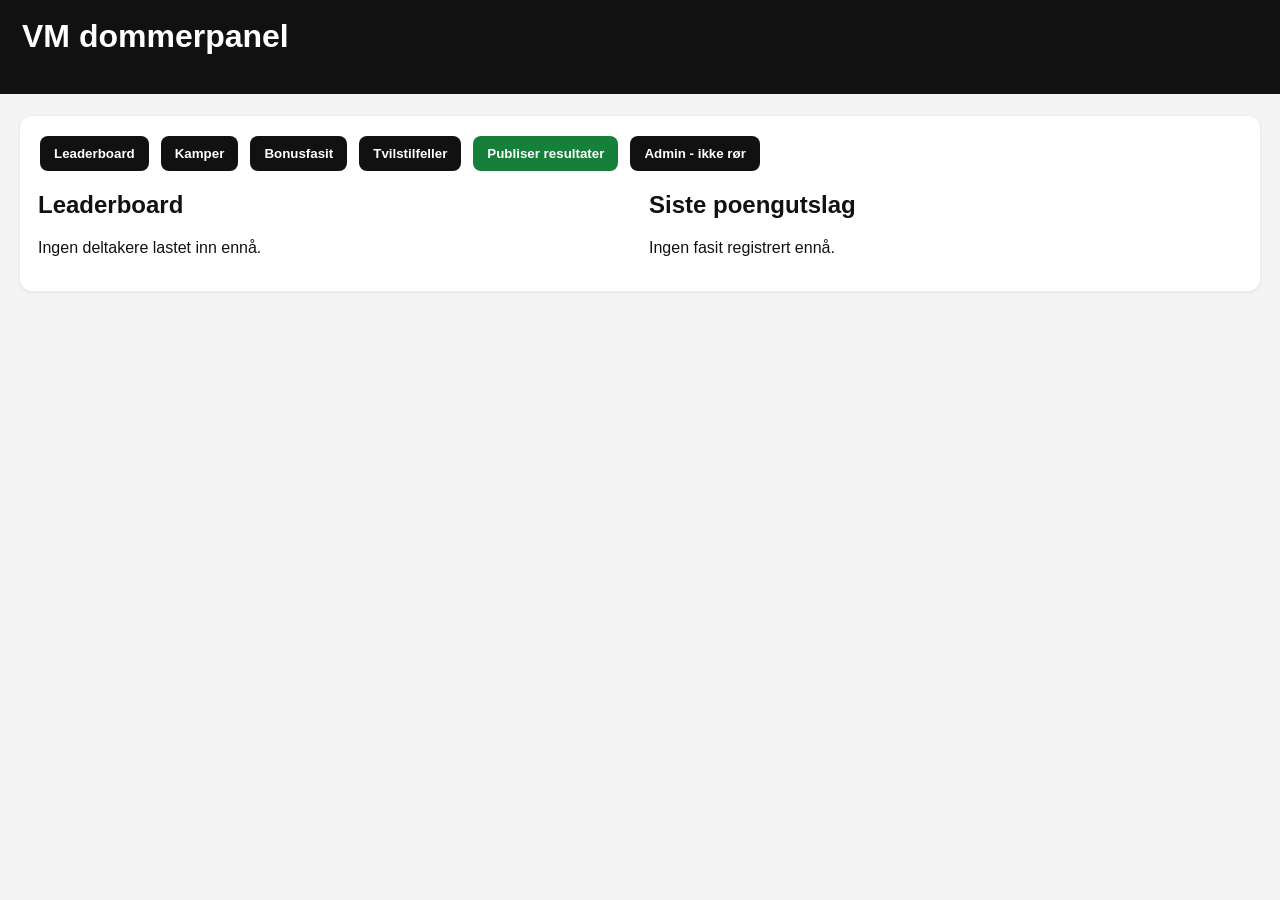
<file: quizmaster/index2.html>
<!DOCTYPE html>
<html lang="no">
<head>
<meta charset="UTF-8">
<title>VM dommerpanel – quizmatch</title>
<meta name="viewport" content="width=device-width, initial-scale=1">
<style>
  body { font-family: Arial, sans-serif; margin: 0; background: #f4f4f4; color: #111; }
  header { background: #111; color: white; padding: 18px 22px; }
  main { max-width: 1240px; margin: 22px auto; padding: 0 14px; }
  section { background: white; border-radius: 12px; padding: 18px; margin-bottom: 18px; box-shadow: 0 1px 4px rgba(0,0,0,.08); }
  h1,h2,h3 { margin-top: 0; }
  button { padding: 10px 14px; border: 0; border-radius: 8px; background: #111; color: white; font-weight: bold; cursor: pointer; margin: 2px; }
  button.secondary { background: #555; }
  button.danger { background: #9b111e; }
  button.publish { background: #16803a; }
  button.small { padding: 7px 10px; font-size: 13px; }
  select,input { padding: 9px; border: 1px solid #ccc; border-radius: 8px; font-size: 15px; }
  input.score { width: 54px; text-align: center; }
  input.answer { width: 100%; box-sizing: border-box; margin-top: 6px; }
  .tabs { display:flex; flex-wrap:wrap; gap:8px; margin-bottom:18px; }
  .tab { display:none; }
  .tab.active { display:block; }
  .match { display:grid; grid-template-columns:70px 1fr 70px 20px 70px 118px; gap:10px; align-items:center; border-bottom:1px solid #eee; padding:10px 0; }
  .match.done,.bonusRow.done { background:#f7fff7; }
  .teams { font-weight:bold; }
  .muted { color:#666; font-size:13px; }
  table { border-collapse:collapse; width:100%; margin-top:12px; }
  th,td { border-bottom:1px solid #ddd; padding:9px 7px; text-align:left; vertical-align:top; }
  th { font-size:13px; text-transform:uppercase; letter-spacing:.04em; }
  .place { font-size:20px; font-weight:bold; }
  .total { font-weight:bold; }
  .grid2 { display:grid; grid-template-columns:1fr 1fr; gap:18px; }
  .toolbar { display:flex; flex-wrap:wrap; gap:8px; align-items:center; }
  .pill { display:inline-block; padding:4px 8px; border-radius:999px; background:#eee; font-size:12px; }
  .category { margin-top: 22px; }
  .bonusRow { display:grid; grid-template-columns: 170px 1fr 360px 125px; gap:10px; align-items:start; border-bottom:1px solid #eee; padding:10px 0; }
  .teamChecks { display:grid; grid-template-columns: repeat(3, 1fr); gap:6px; max-height:220px; overflow:auto; padding:8px; border:1px solid #ddd; border-radius:8px; }
  .teamChecks label { font-weight:normal; }
  .msg { margin-top:10px; font-weight:bold; }
  .warn { color:#9b111e; font-size:13px; margin-top:6px; }
  @media(max-width:900px) {
    .grid2 { grid-template-columns:1fr; }
    .match,.bonusRow { grid-template-columns:1fr; }
    input.score { width:100%; }
    .teamChecks { grid-template-columns:1fr; }
  }
</style>
</head>
<body>
<header>
  <h1>VM dommerpanel</h1>
  <div></div>
</header>

<main>
  <section>
    <div class="tabs">
      <button onclick="openTab('tab-dashboard')">Leaderboard</button>
      <button onclick="openTab('tab-matches')">Kamper</button>
      <button onclick="openTab('tab-bonus')">Bonusfasit</button>
      <button onclick="openTab('tab-review')">Tvilstilfeller</button>
      <button class="publish" onclick="publishLeaderboard()">Publiser resultater</button>
      <button onclick="openTab('tab-data')">Admin - ikke rør</button>
    </div>

    <div id="tab-dashboard" class="tab active">
      <div class="grid2">
        <div>
          <h2>Leaderboard</h2>
          <div id="leaderboard"></div>
        </div>
        <div>
          <h2>Siste poengutslag</h2>
          <div id="lastScored"></div>
        </div>
      </div>
    </div>

    <div id="tab-matches" class="tab">
      <h2>Kamper</h2>
      <div class="toolbar">
        <label for="dateFilter"><strong>Velg dato:</strong></label>
        <select id="dateFilter" onchange="renderMatches()"></select>
        <button class="secondary" onclick="showNextUnplayed()">Neste uspilt</button>
        <button class="secondary" onclick="showAllDates()">Vis alle</button>
      </div>
      <div id="matches"></div>
    </div>

    <div id="tab-bonus" class="tab">
      <h2>Bonusfasit</h2>
      <p class="muted">Lagspørsmål, ja/nei, dueller og sluttspillspørsmål har nå faste valg. Spillerspørsmål har forslag + manuelt felt.</p>
      <div class="toolbar">
        <label for="bonusCategoryFilter"><strong>Kategori:</strong></label>
        <select id="bonusCategoryFilter" onchange="renderBonus()"></select>
        <button class="secondary" onclick="showAllBonus()">Vis alle</button>
      </div>
      <div id="bonus"></div>
    </div>

    <div id="tab-review" class="tab">
      <h2>Tvilstilfeller</h2>
      <p class="muted">Prototype: Her vises manuelle deltakersvar som ikke matcher fasit etter normalisering/alias. I demodata er noen svar bevisst skrevet som alias eller med nesten-staving.</p>
      <div id="review"></div>
    </div>

    <div id="tab-data" class="tab">
      <h2>Testdata</h2>
      <p class="muted">Ekte tips er forhåndsimportert fra Excel-filen du lastet opp. Originalfilen endres ikke.</p>
      <button onclick="loadRealParticipants()">Last inn ekte tips fra Excel</button>
      <button class="secondary" onclick="loadDemoParticipants()">Last inn demodeltakere</button>
      <button class="secondary" onclick="exportState()">Eksporter testdata</button>
      <button class="secondary" onclick="publishLeaderboard()">Publiser leaderboard</button>
      <button class="secondary" onclick="importPrompt()">Importer testdata</button>
      <button class="danger" onclick="resetAll()">Nullstill alt</button>
      <div id="setupMsg" class="msg"></div>
    </div>
  </section>
</main>

<script>
const STORAGE_KEY = 'vm_quizmatch_lokal_v4';
const INITIAL_MATCHES = [{"id": 1, "isoDate": "2026-06-11", "dateLabel": "11. juni", "homeTeam": "Mexico", "awayTeam": "Sør-Afrika", "homeGoals": "", "awayGoals": "", "status": "IKKE_SPILT"}, {"id": 2, "isoDate": "2026-06-12", "dateLabel": "12. juni", "homeTeam": "Sør-Korea", "awayTeam": "Tsjekkia", "homeGoals": "", "awayGoals": "", "status": "IKKE_SPILT"}, {"id": 3, "isoDate": "2026-06-12", "dateLabel": "12. juni", "homeTeam": "Canada", "awayTeam": "Bosnia-Hercegovina", "homeGoals": "", "awayGoals": "", "status": "IKKE_SPILT"}, {"id": 4, "isoDate": "2026-06-13", "dateLabel": "13. juni", "homeTeam": "USA", "awayTeam": "Paraguay", "homeGoals": "", "awayGoals": "", "status": "IKKE_SPILT"}, {"id": 5, "isoDate": "2026-06-13", "dateLabel": "13. juni", "homeTeam": "Qatar", "awayTeam": "Sveits", "homeGoals": "", "awayGoals": "", "status": "IKKE_SPILT"}, {"id": 6, "isoDate": "2026-06-14", "dateLabel": "14. juni", "homeTeam": "Brasil", "awayTeam": "Marokko", "homeGoals": "", "awayGoals": "", "status": "IKKE_SPILT"}, {"id": 7, "isoDate": "2026-06-14", "dateLabel": "14. juni", "homeTeam": "Haiti", "awayTeam": "Skottland", "homeGoals": "", "awayGoals": "", "status": "IKKE_SPILT"}, {"id": 8, "isoDate": "2026-06-14", "dateLabel": "14. juni", "homeTeam": "Australia", "awayTeam": "Tyrkia", "homeGoals": "", "awayGoals": "", "status": "IKKE_SPILT"}, {"id": 9, "isoDate": "2026-06-14", "dateLabel": "14. juni", "homeTeam": "Tyskland", "awayTeam": "Curaçao", "homeGoals": "", "awayGoals": "", "status": "IKKE_SPILT"}, {"id": 10, "isoDate": "2026-06-14", "dateLabel": "14. juni", "homeTeam": "Nederland", "awayTeam": "Japan", "homeGoals": "", "awayGoals": "", "status": "IKKE_SPILT"}, {"id": 11, "isoDate": "2026-06-15", "dateLabel": "15. juni", "homeTeam": "Elfenbenskysten", "awayTeam": "Ecuador", "homeGoals": "", "awayGoals": "", "status": "IKKE_SPILT"}, {"id": 12, "isoDate": "2026-06-15", "dateLabel": "15. juni", "homeTeam": "Sverige", "awayTeam": "Tunisia", "homeGoals": "", "awayGoals": "", "status": "IKKE_SPILT"}, {"id": 13, "isoDate": "2026-06-15", "dateLabel": "15. juni", "homeTeam": "Spania", "awayTeam": "Kapp Verde", "homeGoals": "", "awayGoals": "", "status": "IKKE_SPILT"}, {"id": 14, "isoDate": "2026-06-15", "dateLabel": "15. juni", "homeTeam": "Belgia", "awayTeam": "Egypt", "homeGoals": "", "awayGoals": "", "status": "IKKE_SPILT"}, {"id": 15, "isoDate": "2026-06-16", "dateLabel": "16. juni", "homeTeam": "Saudi-Arabia", "awayTeam": "Uruguay", "homeGoals": "", "awayGoals": "", "status": "IKKE_SPILT"}, {"id": 16, "isoDate": "2026-06-16", "dateLabel": "16. juni", "homeTeam": "Iran", "awayTeam": "New Zealand", "homeGoals": "", "awayGoals": "", "status": "IKKE_SPILT"}, {"id": 17, "isoDate": "2026-06-16", "dateLabel": "16. juni", "homeTeam": "Frankrike", "awayTeam": "Senegal", "homeGoals": "", "awayGoals": "", "status": "IKKE_SPILT"}, {"id": 18, "isoDate": "2026-06-17", "dateLabel": "17. juni", "homeTeam": "Irak", "awayTeam": "Norge", "homeGoals": "", "awayGoals": "", "status": "IKKE_SPILT"}, {"id": 19, "isoDate": "2026-06-17", "dateLabel": "17. juni", "homeTeam": "Argentina", "awayTeam": "Algerie", "homeGoals": "", "awayGoals": "", "status": "IKKE_SPILT"}, {"id": 20, "isoDate": "2026-06-17", "dateLabel": "17. juni", "homeTeam": "Østerrike", "awayTeam": "Jordan", "homeGoals": "", "awayGoals": "", "status": "IKKE_SPILT"}, {"id": 21, "isoDate": "2026-06-17", "dateLabel": "17. juni", "homeTeam": "Portugal", "awayTeam": "DR Kongo", "homeGoals": "", "awayGoals": "", "status": "IKKE_SPILT"}, {"id": 22, "isoDate": "2026-06-17", "dateLabel": "17. juni", "homeTeam": "England", "awayTeam": "Kroatia", "homeGoals": "", "awayGoals": "", "status": "IKKE_SPILT"}, {"id": 23, "isoDate": "2026-06-18", "dateLabel": "18. juni", "homeTeam": "Ghana", "awayTeam": "Panama", "homeGoals": "", "awayGoals": "", "status": "IKKE_SPILT"}, {"id": 24, "isoDate": "2026-06-18", "dateLabel": "18. juni", "homeTeam": "Usbekistan", "awayTeam": "Colombia", "homeGoals": "", "awayGoals": "", "status": "IKKE_SPILT"}, {"id": 25, "isoDate": "2026-06-18", "dateLabel": "18. juni", "homeTeam": "Tsjekkia", "awayTeam": "Sør-Afrika", "homeGoals": "", "awayGoals": "", "status": "IKKE_SPILT"}, {"id": 26, "isoDate": "2026-06-18", "dateLabel": "18. juni", "homeTeam": "Sveits", "awayTeam": "Bosnia-Hercegovina", "homeGoals": "", "awayGoals": "", "status": "IKKE_SPILT"}, {"id": 27, "isoDate": "2026-06-19", "dateLabel": "19. juni", "homeTeam": "Canada", "awayTeam": "Qatar", "homeGoals": "", "awayGoals": "", "status": "IKKE_SPILT"}, {"id": 28, "isoDate": "2026-06-19", "dateLabel": "19. juni", "homeTeam": "Mexico", "awayTeam": "Sør-Korea", "homeGoals": "", "awayGoals": "", "status": "IKKE_SPILT"}, {"id": 29, "isoDate": "2026-06-19", "dateLabel": "19. juni", "homeTeam": "USA", "awayTeam": "Australia", "homeGoals": "", "awayGoals": "", "status": "IKKE_SPILT"}, {"id": 30, "isoDate": "2026-06-20", "dateLabel": "20. juni", "homeTeam": "Skottland", "awayTeam": "Marokko", "homeGoals": "", "awayGoals": "", "status": "IKKE_SPILT"}, {"id": 31, "isoDate": "2026-06-20", "dateLabel": "20. juni", "homeTeam": "Brasil", "awayTeam": "Haiti", "homeGoals": "", "awayGoals": "", "status": "IKKE_SPILT"}, {"id": 32, "isoDate": "2026-06-20", "dateLabel": "20. juni", "homeTeam": "Tyrkia", "awayTeam": "Paraguay", "homeGoals": "", "awayGoals": "", "status": "IKKE_SPILT"}, {"id": 33, "isoDate": "2026-06-20", "dateLabel": "20. juni", "homeTeam": "Nederland", "awayTeam": "Sverige", "homeGoals": "", "awayGoals": "", "status": "IKKE_SPILT"}, {"id": 34, "isoDate": "2026-06-20", "dateLabel": "20. juni", "homeTeam": "Tyskland", "awayTeam": "Elfenbenskysten", "homeGoals": "", "awayGoals": "", "status": "IKKE_SPILT"}, {"id": 35, "isoDate": "2026-06-21", "dateLabel": "21. juni", "homeTeam": "Ecuador", "awayTeam": "Curaçao", "homeGoals": "", "awayGoals": "", "status": "IKKE_SPILT"}, {"id": 36, "isoDate": "2026-06-21", "dateLabel": "21. juni", "homeTeam": "Tunisia", "awayTeam": "Japan", "homeGoals": "", "awayGoals": "", "status": "IKKE_SPILT"}, {"id": 37, "isoDate": "2026-06-21", "dateLabel": "21. juni", "homeTeam": "Spania", "awayTeam": "Saudi-Arabia", "homeGoals": "", "awayGoals": "", "status": "IKKE_SPILT"}, {"id": 38, "isoDate": "2026-06-21", "dateLabel": "21. juni", "homeTeam": "Belgia", "awayTeam": "Iran", "homeGoals": "", "awayGoals": "", "status": "IKKE_SPILT"}, {"id": 39, "isoDate": "2026-06-22", "dateLabel": "22. juni", "homeTeam": "Uruguay", "awayTeam": "Kapp Verde", "homeGoals": "", "awayGoals": "", "status": "IKKE_SPILT"}, {"id": 40, "isoDate": "2026-06-22", "dateLabel": "22. juni", "homeTeam": "New Zealand", "awayTeam": "Egypt", "homeGoals": "", "awayGoals": "", "status": "IKKE_SPILT"}, {"id": 41, "isoDate": "2026-06-22", "dateLabel": "22. juni", "homeTeam": "Argentina", "awayTeam": "Østerrike", "homeGoals": "", "awayGoals": "", "status": "IKKE_SPILT"}, {"id": 42, "isoDate": "2026-06-22", "dateLabel": "22. juni", "homeTeam": "Frankrike", "awayTeam": "Irak", "homeGoals": "", "awayGoals": "", "status": "IKKE_SPILT"}, {"id": 43, "isoDate": "2026-06-23", "dateLabel": "23. juni", "homeTeam": "Norge", "awayTeam": "Senegal", "homeGoals": "", "awayGoals": "", "status": "IKKE_SPILT"}, {"id": 44, "isoDate": "2026-06-23", "dateLabel": "23. juni", "homeTeam": "Jordan", "awayTeam": "Algerie", "homeGoals": "", "awayGoals": "", "status": "IKKE_SPILT"}, {"id": 45, "isoDate": "2026-06-23", "dateLabel": "23. juni", "homeTeam": "Portugal", "awayTeam": "Usbekistan", "homeGoals": "", "awayGoals": "", "status": "IKKE_SPILT"}, {"id": 46, "isoDate": "2026-06-23", "dateLabel": "23. juni", "homeTeam": "England", "awayTeam": "Ghana", "homeGoals": "", "awayGoals": "", "status": "IKKE_SPILT"}, {"id": 47, "isoDate": "2026-06-24", "dateLabel": "24. juni", "homeTeam": "Panama", "awayTeam": "Kroatia", "homeGoals": "", "awayGoals": "", "status": "IKKE_SPILT"}, {"id": 48, "isoDate": "2026-06-24", "dateLabel": "24. juni", "homeTeam": "Colombia", "awayTeam": "DR Kongo", "homeGoals": "", "awayGoals": "", "status": "IKKE_SPILT"}, {"id": 49, "isoDate": "2026-06-24", "dateLabel": "24. juni", "homeTeam": "Sveits", "awayTeam": "Canada", "homeGoals": "", "awayGoals": "", "status": "IKKE_SPILT"}, {"id": 50, "isoDate": "2026-06-24", "dateLabel": "24. juni", "homeTeam": "Bosnia-Hercegovina", "awayTeam": "Qatar", "homeGoals": "", "awayGoals": "", "status": "IKKE_SPILT"}, {"id": 51, "isoDate": "2026-06-25", "dateLabel": "25. juni", "homeTeam": "Skottland", "awayTeam": "Brasil", "homeGoals": "", "awayGoals": "", "status": "IKKE_SPILT"}, {"id": 52, "isoDate": "2026-06-25", "dateLabel": "25. juni", "homeTeam": "Marokko", "awayTeam": "Haiti", "homeGoals": "", "awayGoals": "", "status": "IKKE_SPILT"}, {"id": 53, "isoDate": "2026-06-25", "dateLabel": "25. juni", "homeTeam": "Mexico", "awayTeam": "Tsjekkia", "homeGoals": "", "awayGoals": "", "status": "IKKE_SPILT"}, {"id": 54, "isoDate": "2026-06-25", "dateLabel": "25. juni", "homeTeam": "Sør-Afrika", "awayTeam": "Sør-Korea", "homeGoals": "", "awayGoals": "", "status": "IKKE_SPILT"}, {"id": 55, "isoDate": "2026-06-25", "dateLabel": "25. juni", "homeTeam": "Curaçao", "awayTeam": "Elfenbenskysten", "homeGoals": "", "awayGoals": "", "status": "IKKE_SPILT"}, {"id": 56, "isoDate": "2026-06-25", "dateLabel": "25. juni", "homeTeam": "Ecuador", "awayTeam": "Tyskland", "homeGoals": "", "awayGoals": "", "status": "IKKE_SPILT"}, {"id": 57, "isoDate": "2026-06-26", "dateLabel": "26. juni", "homeTeam": "Tunisia", "awayTeam": "Nederland", "homeGoals": "", "awayGoals": "", "status": "IKKE_SPILT"}, {"id": 58, "isoDate": "2026-06-26", "dateLabel": "26. juni", "homeTeam": "Japan", "awayTeam": "Sverige", "homeGoals": "", "awayGoals": "", "status": "IKKE_SPILT"}, {"id": 59, "isoDate": "2026-06-26", "dateLabel": "26. juni", "homeTeam": "Tyrkia", "awayTeam": "USA", "homeGoals": "", "awayGoals": "", "status": "IKKE_SPILT"}, {"id": 60, "isoDate": "2026-06-26", "dateLabel": "26. juni", "homeTeam": "Paraguay", "awayTeam": "Australia", "homeGoals": "", "awayGoals": "", "status": "IKKE_SPILT"}, {"id": 61, "isoDate": "2026-06-26", "dateLabel": "26. juni", "homeTeam": "Norge", "awayTeam": "Frankrike", "homeGoals": "", "awayGoals": "", "status": "IKKE_SPILT"}, {"id": 62, "isoDate": "2026-06-26", "dateLabel": "26. juni", "homeTeam": "Senegal", "awayTeam": "Irak", "homeGoals": "", "awayGoals": "", "status": "IKKE_SPILT"}, {"id": 63, "isoDate": "2026-06-27", "dateLabel": "27. juni", "homeTeam": "Kapp Verde", "awayTeam": "Saudi-Arabia", "homeGoals": "", "awayGoals": "", "status": "IKKE_SPILT"}, {"id": 64, "isoDate": "2026-06-27", "dateLabel": "27. juni", "homeTeam": "Uruguay", "awayTeam": "Spania", "homeGoals": "", "awayGoals": "", "status": "IKKE_SPILT"}, {"id": 65, "isoDate": "2026-06-27", "dateLabel": "27. juni", "homeTeam": "Egypt", "awayTeam": "Iran", "homeGoals": "", "awayGoals": "", "status": "IKKE_SPILT"}, {"id": 66, "isoDate": "2026-06-27", "dateLabel": "27. juni", "homeTeam": "New Zealand", "awayTeam": "Belgia", "homeGoals": "", "awayGoals": "", "status": "IKKE_SPILT"}, {"id": 67, "isoDate": "2026-06-27", "dateLabel": "27. juni", "homeTeam": "Panama", "awayTeam": "England", "homeGoals": "", "awayGoals": "", "status": "IKKE_SPILT"}, {"id": 68, "isoDate": "2026-06-27", "dateLabel": "27. juni", "homeTeam": "Kroatia", "awayTeam": "Ghana", "homeGoals": "", "awayGoals": "", "status": "IKKE_SPILT"}, {"id": 69, "isoDate": "2026-06-28", "dateLabel": "28. juni", "homeTeam": "Colombia", "awayTeam": "Portugal", "homeGoals": "", "awayGoals": "", "status": "IKKE_SPILT"}, {"id": 70, "isoDate": "2026-06-28", "dateLabel": "28. juni", "homeTeam": "DR Kongo", "awayTeam": "Usbekistan", "homeGoals": "", "awayGoals": "", "status": "IKKE_SPILT"}, {"id": 71, "isoDate": "2026-06-28", "dateLabel": "28. juni", "homeTeam": "Algerie", "awayTeam": "Østerrike", "homeGoals": "", "awayGoals": "", "status": "IKKE_SPILT"}, {"id": 72, "isoDate": "2026-06-28", "dateLabel": "28. juni", "homeTeam": "Jordan", "awayTeam": "Argentina", "homeGoals": "", "awayGoals": "", "status": "IKKE_SPILT"}];
const REAL_PARTICIPANTS = [{"navn": "i", "favorittlag": "Curaçao", "innsendt": "2026-06-05T08:53:52.024Z", "matchTips": {"1": [2, 1], "2": [0, 2], "3": [1, 0], "4": [2, 2], "5": [0, 2], "6": [4, 0], "7": [0, 3], "8": [1, 1], "9": [4, 0], "10": [3, 1], "11": [1, 1], "12": [0, 2], "13": [6, 0], "14": [3, 1], "15": [0, 2], "16": [0, 0], "17": [3, 2], "18": [1, 4], "19": [3, 0], "20": [2, 0], "21": [4, 2], "22": [2, 1], "23": [1, 2], "24": [0, 3], "25": [2, 0], "26": [1, 1], "27": [0, 0], "28": [1, 0], "29": [2, 2], "30": [2, 1], "31": [5, 0], "32": [1, 1], "33": [3, 1], "34": [3, 1], "35": [2, 1], "36": [1, 2], "37": [4, 1], "38": [3, 1], "39": [2, 0], "40": [2, 2], "41": [3, 1], "42": [3, 0], "43": [2, 2], "44": [1, 1], "45": [2, 0], "46": [1, 1], "47": [2, 3], "48": [2, 0], "49": [0, 0], "50": [1, 1], "51": [1, 3], "52": [1, 0], "53": [2, 2], "54": [1, 2], "55": [0, 2], "56": [1, 2], "57": [0, 2], "58": [2, 2], "59": [1, 2], "60": [0, 0], "61": [1, 1], "62": [2, 0], "63": [0, 0], "64": [2, 3], "65": [2, 2], "66": [0, 2], "67": [0, 2], "68": [2, 1], "69": [1, 2], "70": [1, 0], "71": [0, 0], "72": [0, 2]}, "bonusTips": {"gruppespill_1": "Tsjekkia", "gruppespill_2": "Spania", "gruppespill_3": "Kapp Verde", "gruppespill_4": "7", "gruppespill_5": "3", "gruppespill_6": "Ja", "gruppespill_7": "Ja", "gruppespill_8": "Nei", "gruppespill_9": "6", "gruppespill_10": "Kapp Verde", "isak_over_1": "Nei", "haaland_kane": "Like mange", "nusa_schjelderup": "Nusa", "falchener_spilletid": "Nei", "salah_scorer": "Ja", "ikke_videre_16": ["Sør-Afrika", "Sør-Korea", "Bosnia-Hercegovina", "Qatar", "Haiti", "Paraguay", "Curaçao", "Sverige", "Iran", "New Zealand", "Kapp Verde", "Saudi-Arabia", "Irak", "Jordan", "Usbekistan", "Panama"], "sor_afrika_sor_korea": "Sør-Afrika", "norge_sverige": "Norge", "spania_portugal": "Spania", "iran_irak": "Iran", "tunisia_algerie": "Tunisia", "forste_rode_kort": "Bosnia-Hercegovina", "forste_selvmal": "Haiti", "ronaldo_starter": "Ja", "neymar_starter": "Nei", "van_dijk_scorer": "Nei", "usa_stopp": "16-delsfinale", "norge_slar_brasil": "Nei", "eskas": "Gruppespillet", "fire_straffer_8dels": "Nei", "over_10_rode": "Nei", "semifinalister": ["Spania", "Brasil", "Portugal", "Argentina"], "vinner": "Spania", "nummer_to": "Portugal", "bronse": "Brasil", "tillegg_finale": "7", "siste_mal": "Oyarzabal", "toppscorer": "Raphinha", "totalt_mal": "243"}}, {"navn": "Finn Egén Mobæk", "favorittlag": "Tyskland", "innsendt": "2026-06-05T14:27:20.952Z", "matchTips": {"1": [1, 1], "2": [2, 0], "3": [1, 0], "4": [2, 1], "5": [1, 2], "6": [3, 0], "7": [0, 2], "8": [1, 1], "9": [4, 0], "10": [2, 1], "11": [0, 0], "12": [1, 0], "13": [5, 0], "14": [2, 1], "15": [1, 2], "16": [2, 2], "17": [4, 0], "18": [1, 3], "19": [3, 1], "20": [1, 0], "21": [5, 0], "22": [1, 1], "23": [0, 1], "24": [1, 2], "25": [1, 1], "26": [2, 0], "27": [2, 0], "28": [1, 2], "29": [1, 1], "30": [2, 0], "31": [3, 0], "32": [2, 1], "33": [4, 0], "34": [5, 0], "35": [1, 0], "36": [2, 3], "37": [5, 0], "38": [2, 1], "39": [3, 0], "40": [1, 1], "41": [2, 1], "42": [3, 0], "43": [2, 1], "44": [2, 2], "45": [3, 1], "46": [2, 1], "47": [1, 2], "48": [2, 0], "49": [2, 0], "50": [1, 1], "51": [1, 2], "52": [0, 0], "53": [1, 1], "54": [1, 2], "55": [1, 3], "56": [0, 5], "57": [1, 3], "58": [1, 1], "59": [1, 2], "60": [0, 2], "61": [1, 1], "62": [1, 0], "63": [1, 2], "64": [0, 2], "65": [1, 0], "66": [2, 2], "67": [1, 2], "68": [2, 1], "69": [0, 3], "70": [1, 1], "71": [1, 2], "72": [0, 2]}, "bonusTips": {"gruppespill_1": "England", "gruppespill_2": "Spania", "gruppespill_3": "Curaçao", "gruppespill_4": "6", "gruppespill_5": "2", "gruppespill_6": "Nei", "gruppespill_7": "Ja", "gruppespill_8": "Ja", "gruppespill_9": "2", "gruppespill_10": "DR Kongo", "isak_over_1": "Nei", "haaland_kane": "Kane", "nusa_schjelderup": "Nusa", "falchener_spilletid": "Ja", "salah_scorer": "Nei", "ikke_videre_16": ["Sør-Afrika", "Bosnia-Hercegovina", "Qatar", "Marokko", "Haiti", "Paraguay", "Curaçao", "Elfenbenskysten", "Tunisia", "Iran", "Kapp Verde", "Irak", "Algerie", "Jordan", "DR Kongo", "Ghana"], "sor_afrika_sor_korea": "Sør-Korea", "norge_sverige": "Norge", "spania_portugal": "Spania", "iran_irak": "Iran", "tunisia_algerie": "Tunisia", "forste_rode_kort": "Argentina", "forste_selvmal": "Curaçao", "ronaldo_starter": "Nei", "neymar_starter": "Nei", "van_dijk_scorer": "Ja", "usa_stopp": "16-delsfinale", "norge_slar_brasil": "Nei", "eskas": "Gruppespillet", "fire_straffer_8dels": "Nei", "over_10_rode": "Nei", "semifinalister": ["England", "Frankrike", "Tyskland", "Spania"], "vinner": "Tyskland", "nummer_to": "Frankrike", "bronse": "Argentina", "tillegg_finale": "5", "siste_mal": "Havertz", "toppscorer": "Kane", "totalt_mal": "200"}}, {"navn": "Bente", "favorittlag": "Portugal", "innsendt": "2026-06-05T21:22:10.613Z", "matchTips": {"1": [1, 1], "2": [1, 2], "3": [0, 0], "4": [1, 0], "5": [1, 3], "6": [3, 1], "7": [0, 3], "8": [2, 2], "9": [4, 1], "10": [3, 1], "11": [3, 0], "12": [1, 1], "13": [5, 1], "14": [2, 1], "15": [0, 2], "16": [0, 0], "17": [2, 1], "18": [1, 2], "19": [1, 0], "20": [3, 0], "21": [2, 0], "22": [1, 1], "23": [2, 1], "24": [0, 1], "25": [1, 1], "26": [2, 0], "27": [1, 0], "28": [1, 1], "29": [1, 1], "30": [0, 1], "31": [4, 0], "32": [2, 1], "33": [3, 1], "34": [2, 2], "35": [2, 0], "36": [0, 0], "37": [3, 0], "38": [4, 0], "39": [3, 0], "40": [0, 1], "41": [0, 0], "42": [3, 1], "43": [2, 1], "44": [0, 0], "45": [1, 1], "46": [2, 1], "47": [0, 2], "48": [1, 0], "49": [1, 0], "50": [1, 0], "51": [0, 2], "52": [2, 0], "53": [0, 0], "54": [1, 1], "55": [0, 3], "56": [0, 2], "57": [1, 2], "58": [0, 0], "59": [0, 2], "60": [1, 1], "61": [1, 1], "62": [2, 0], "63": [0, 0], "64": [1, 1], "65": [2, 1], "66": [1, 2], "67": [0, 3], "68": [1, 1], "69": [0, 0], "70": [1, 0], "71": [1, 1], "72": [1, 2]}, "bonusTips": {"gruppespill_1": "USA", "gruppespill_2": "Spania", "gruppespill_3": "Curaçao", "gruppespill_4": "5", "gruppespill_5": "4", "gruppespill_6": "Nei", "gruppespill_7": "Ja", "gruppespill_8": "Nei", "gruppespill_9": "6", "gruppespill_10": "Kapp Verde", "isak_over_1": "Nei", "haaland_kane": "Haaland", "nusa_schjelderup": "Nusa", "falchener_spilletid": "Ja", "salah_scorer": "Ja", "ikke_videre_16": ["Sør-Korea", "Canada", "Qatar", "Haiti", "Skottland", "Paraguay", "Curaçao", "Ecuador", "Sverige", "Iran", "Kapp Verde", "Irak", "Jordan", "DR Kongo", "Usbekistan", "Panama"], "sor_afrika_sor_korea": "Sør-Afrika", "norge_sverige": "Norge", "spania_portugal": "Spania", "iran_irak": "Iran", "tunisia_algerie": "Algerie", "forste_rode_kort": "Paraguay", "forste_selvmal": "Belgia", "ronaldo_starter": "Ja", "neymar_starter": "Nei", "van_dijk_scorer": "Ja", "usa_stopp": "8-delsfinale", "norge_slar_brasil": "Nei", "eskas": "Kvartfinale", "fire_straffer_8dels": "Nei", "over_10_rode": "Nei", "semifinalister": ["Frankrike", "Spania", "Argentina", "Nederland"], "vinner": "Spania", "nummer_to": "Argentina", "bronse": "Nederland", "tillegg_finale": "8", "siste_mal": "Yamal", "toppscorer": "Yamal", "totalt_mal": "271"}}, {"navn": "Ruud", "favorittlag": "England", "innsendt": "2026-06-08T07:49:18.152Z", "matchTips": {"1": [2, 0], "2": [1, 1], "3": [1, 0], "4": [1, 1], "5": [0, 1], "6": [2, 1], "7": [0, 0], "8": [0, 1], "9": [4, 0], "10": [2, 1], "11": [2, 0], "12": [0, 0], "13": [3, 0], "14": [1, 1], "15": [0, 1], "16": [1, 1], "17": [1, 0], "18": [0, 2], "19": [2, 0], "20": [2, 0], "21": [2, 0], "22": [0, 0], "23": [1, 0], "24": [0, 2], "25": [1, 1], "26": [0, 0], "27": [2, 0], "28": [1, 0], "29": [2, 1], "30": [0, 1], "31": [3, 0], "32": [1, 1], "33": [1, 0], "34": [2, 2], "35": [2, 0], "36": [1, 1], "37": [2, 0], "38": [1, 0], "39": [2, 0], "40": [0, 1], "41": [3, 1], "42": [2, 0], "43": [1, 1], "44": [0, 1], "45": [3, 0], "46": [1, 0], "47": [0, 2], "48": [2, 0], "49": [0, 0], "50": [1, 0], "51": [0, 2], "52": [3, 0], "53": [1, 0], "54": [0, 0], "55": [0, 3], "56": [1, 2], "57": [1, 1], "58": [1, 1], "59": [0, 0], "60": [2, 1], "61": [0, 1], "62": [3, 0], "63": [0, 1], "64": [1, 2], "65": [2, 1], "66": [0, 0], "67": [0, 2], "68": [1, 1], "69": [1, 1], "70": [2, 2], "71": [1, 1], "72": [0, 2]}, "bonusTips": {"gruppespill_1": "Canada", "gruppespill_2": "Argentina", "gruppespill_3": "Curaçao", "gruppespill_4": "3", "gruppespill_5": "2", "gruppespill_6": "Nei", "gruppespill_7": "Ja", "gruppespill_8": "Nei", "gruppespill_9": "4", "gruppespill_10": "Curaçao", "isak_over_1": "Ja", "haaland_kane": "Kane", "nusa_schjelderup": "Nusa", "falchener_spilletid": "Nei", "salah_scorer": "Ja", "ikke_videre_16": ["Sør-Korea", "Tsjekkia", "Qatar", "Haiti", "Paraguay", "Australia", "Curaçao", "Japan", "Tunisia", "Iran", "New Zealand", "Kapp Verde", "Irak", "Jordan", "Usbekistan", "Panama"], "sor_afrika_sor_korea": "Sør-Afrika", "norge_sverige": "Norge", "spania_portugal": "Spania", "iran_irak": "Iran", "tunisia_algerie": "Tunisia", "forste_rode_kort": "Australia", "forste_selvmal": "Qatar", "ronaldo_starter": "Ja", "neymar_starter": "Nei", "van_dijk_scorer": "Nei", "usa_stopp": "16-delsfinale", "norge_slar_brasil": "Nei", "eskas": "Gruppespillet", "fire_straffer_8dels": "Nei", "over_10_rode": "Nei", "semifinalister": ["Argentina", "Frankrike", "Spania", "England"], "vinner": "Frankrike", "nummer_to": "Spania", "bronse": "England", "tillegg_finale": "8", "siste_mal": "Mbappe", "toppscorer": "Mbappe", "totalt_mal": "291"}}, {"navn": "André Berger", "favorittlag": "Tyskland", "innsendt": "2026-06-08T12:41:54.186Z", "matchTips": {"1": [2, 1], "2": [2, 2], "3": [1, 3], "4": [0, 1], "5": [0, 3], "6": [1, 1], "7": [1, 2], "8": [2, 1], "9": [4, 0], "10": [3, 2], "11": [1, 1], "12": [1, 1], "13": [5, 1], "14": [3, 0], "15": [0, 2], "16": [2, 1], "17": [1, 0], "18": [1, 3], "19": [3, 1], "20": [1, 0], "21": [3, 0], "22": [2, 1], "23": [2, 2], "24": [3, 3], "25": [2, 1], "26": [1, 1], "27": [1, 0], "28": [3, 2], "29": [1, 1], "30": [0, 2], "31": [4, 1], "32": [2, 4], "33": [2, 0], "34": [3, 1], "35": [1, 1], "36": [1, 1], "37": [3, 0], "38": [1, 1], "39": [2, 2], "40": [1, 0], "41": [2, 1], "42": [2, 1], "43": [3, 1], "44": [0, 0], "45": [2, 0], "46": [2, 0], "47": [2, 2], "48": [2, 1], "49": [2, 0], "50": [2, 0], "51": [0, 1], "52": [2, 0], "53": [1, 1], "54": [2, 2], "55": [0, 0], "56": [1, 2], "57": [1, 1], "58": [1, 0], "59": [1, 1], "60": [2, 2], "61": [1, 1], "62": [2, 1], "63": [1, 0], "64": [0, 0], "65": [2, 2], "66": [1, 3], "67": [0, 5], "68": [2, 1], "69": [1, 3], "70": [1, 1], "71": [2, 1], "72": [1, 2]}, "bonusTips": {"gruppespill_1": "Bosnia-Hercegovina", "gruppespill_2": "Tyskland", "gruppespill_3": "Haiti", "gruppespill_4": "5", "gruppespill_5": "2", "gruppespill_6": "Ja", "gruppespill_7": "Ja", "gruppespill_8": "Ja", "gruppespill_9": "3", "gruppespill_10": "Haiti", "isak_over_1": "Nei", "haaland_kane": "Like mange", "nusa_schjelderup": "Nusa", "falchener_spilletid": "Nei", "salah_scorer": "Ja", "ikke_videre_16": ["Sør-Afrika", "Qatar", "Haiti", "USA", "Curaçao", "Ecuador", "Sverige", "New Zealand", "Kapp Verde", "Saudi-Arabia", "Irak", "Algerie", "Jordan", "DR Kongo", "Usbekistan", "Panama"], "sor_afrika_sor_korea": "Sør-Korea", "norge_sverige": "Norge", "spania_portugal": "Spania", "iran_irak": "Iran", "tunisia_algerie": "Like bra", "forste_rode_kort": "Qatar", "forste_selvmal": "Curaçao", "ronaldo_starter": "Ja", "neymar_starter": "Ja", "van_dijk_scorer": "Ja", "usa_stopp": "Gruppespillet", "norge_slar_brasil": "Nei", "eskas": "Gruppespillet", "fire_straffer_8dels": "Nei", "over_10_rode": "Nei", "semifinalister": ["Argentina", "England", "Frankrike", "Norge"], "vinner": "England", "nummer_to": "Argentina", "bronse": "Norge", "tillegg_finale": "5", "siste_mal": "Declan Rice", "toppscorer": "Harry Kane", "totalt_mal": "113"}}, {"navn": "Daniel", "favorittlag": "Brasil", "innsendt": "2026-06-08T21:25:26.476Z", "matchTips": {"1": [2, 1], "2": [2, 1], "3": [1, 0], "4": [2, 1], "5": [0, 2], "6": [2, 1], "7": [1, 2], "8": [0, 2], "9": [4, 0], "10": [1, 0], "11": [1, 0], "12": [1, 0], "13": [3, 1], "14": [3, 1], "15": [0, 1], "16": [1, 0], "17": [4, 1], "18": [0, 2], "19": [2, 1], "20": [1, 0], "21": [3, 0], "22": [2, 1], "23": [2, 0], "24": [1, 3], "25": [1, 0], "26": [1, 0], "27": [1, 0], "28": [1, 0], "29": [1, 0], "30": [0, 1], "31": [4, 0], "32": [2, 1], "33": [1, 0], "34": [2, 0], "35": [2, 0], "36": [0, 1], "37": [3, 1], "38": [2, 1], "39": [1, 0], "40": [0, 1], "41": [2, 0], "42": [3, 0], "43": [2, 2], "44": [0, 1], "45": [3, 0], "46": [2, 0], "47": [0, 2], "48": [2, 0], "49": [2, 1], "50": [2, 0], "51": [1, 3], "52": [2, 0], "53": [1, 0], "54": [0, 1], "55": [0, 2], "56": [1, 3], "57": [1, 2], "58": [0, 1], "59": [3, 3], "60": [1, 0], "61": [1, 3], "62": [2, 1], "63": [1, 1], "64": [1, 2], "65": [1, 0], "66": [0, 3], "67": [0, 2], "68": [2, 2], "69": [1, 2], "70": [1, 0], "71": [1, 1], "72": [0, 2]}, "bonusTips": {"gruppespill_1": "Canada", "gruppespill_2": "Tyskland", "gruppespill_3": "Curaçao", "gruppespill_4": "5", "gruppespill_5": "3", "gruppespill_6": "Ja", "gruppespill_7": "Ja", "gruppespill_8": "Nei", "gruppespill_9": "4", "gruppespill_10": "Curaçao", "isak_over_1": "Ja", "haaland_kane": "Kane", "nusa_schjelderup": "Nusa", "falchener_spilletid": "Ja", "salah_scorer": "Ja", "ikke_videre_16": ["Sør-Afrika", "Qatar", "Haiti", "Australia", "Curaçao", "Sverige", "Tunisia", "Iran", "New Zealand", "Kapp Verde", "Saudi-Arabia", "Irak", "Jordan", "DR Kongo", "Usbekistan", "Panama"], "sor_afrika_sor_korea": "Sør-Korea", "norge_sverige": "Norge", "spania_portugal": "Portugal", "iran_irak": "Iran", "tunisia_algerie": "Algerie", "forste_rode_kort": "DR Kongo", "forste_selvmal": "Curaçao", "ronaldo_starter": "Ja", "neymar_starter": "Nei", "van_dijk_scorer": "Nei", "usa_stopp": "16-delsfinale", "norge_slar_brasil": "Nei", "eskas": "16-delsfinale", "fire_straffer_8dels": "Nei", "over_10_rode": "Ja", "semifinalister": ["Brasil", "Frankrike", "Portugal", "Argentina"], "vinner": "Brasil", "nummer_to": "Frankrike", "bronse": "Portugal", "tillegg_finale": "7", "siste_mal": "V.Junior", "toppscorer": "Mbappe", "totalt_mal": "250"}}, {"navn": "ThomasWB", "favorittlag": "Haiti", "innsendt": "2026-06-09T10:56:07.356Z", "matchTips": {"1": [2, 1], "2": [1, 1], "3": [1, 1], "4": [2, 1], "5": [0, 2], "6": [1, 1], "7": [0, 3], "8": [0, 0], "9": [4, 0], "10": [2, 2], "11": [1, 1], "12": [2, 0], "13": [6, 0], "14": [2, 0], "15": [0, 2], "16": [2, 0], "17": [1, 0], "18": [0, 1], "19": [1, 0], "20": [2, 0], "21": [3, 0], "22": [1, 1], "23": [0, 1], "24": [0, 3], "25": [1, 1], "26": [1, 1], "27": [1, 0], "28": [1, 1], "29": [2, 0], "30": [0, 2], "31": [5, 0], "32": [1, 0], "33": [2, 1], "34": [2, 0], "35": [3, 0], "36": [1, 2], "37": [2, 0], "38": [1, 1], "39": [1, 0], "40": [0, 1], "41": [1, 0], "42": [3, 0], "43": [1, 1], "44": [0, 1], "45": [4, 0], "46": [3, 1], "47": [0, 1], "48": [2, 0], "49": [1, 1], "50": [3, 0], "51": [0, 2], "52": [3, 0], "53": [1, 0], "54": [0, 1], "55": [0, 2], "56": [1, 3], "57": [1, 2], "58": [2, 2], "59": [1, 1], "60": [2, 1], "61": [0, 2], "62": [2, 0], "63": [0, 1], "64": [1, 3], "65": [1, 0], "66": [1, 0], "67": [1, 3], "68": [1, 1], "69": [1, 1], "70": [0, 0], "71": [1, 1], "72": [0, 4]}, "bonusTips": {"gruppespill_1": "USA", "gruppespill_2": "Portugal", "gruppespill_3": "Haiti", "gruppespill_4": "2", "gruppespill_5": "3", "gruppespill_6": "Ja", "gruppespill_7": "Ja", "gruppespill_8": "Nei", "gruppespill_9": "1", "gruppespill_10": "Haiti", "isak_over_1": "Nei", "haaland_kane": "Kane", "nusa_schjelderup": "Nusa", "falchener_spilletid": "Nei", "salah_scorer": "Ja", "ikke_videre_16": ["Sør-Afrika", "Qatar", "Haiti", "Skottland", "Australia", "Curaçao", "Tunisia", "New Zealand", "Kapp Verde", "Saudi-Arabia", "Irak", "Jordan", "DR Kongo", "Usbekistan", "Ghana", "Panama"], "sor_afrika_sor_korea": "Sør-Korea", "norge_sverige": "Norge", "spania_portugal": "Spania", "iran_irak": "Iran", "tunisia_algerie": "Algerie", "forste_rode_kort": "Bosnia-Hercegovina", "forste_selvmal": "Mexico", "ronaldo_starter": "Ja", "neymar_starter": "Nei", "van_dijk_scorer": "Nei", "usa_stopp": "16-delsfinale", "norge_slar_brasil": "Ja", "eskas": "16-delsfinale", "fire_straffer_8dels": "Nei", "over_10_rode": "Nei", "semifinalister": ["Frankrike", "Spania", "Portugal", "Argentina"], "vinner": "Spania", "nummer_to": "Argentina", "bronse": "Portugal", "tillegg_finale": "5", "siste_mal": "Oyarzabal", "toppscorer": "Oyarzabal", "totalt_mal": "164"}}, {"navn": "Eskil", "favorittlag": "Kapp Verde", "innsendt": "2026-06-09T11:55:52.534Z", "matchTips": {"1": [2, 0], "2": [1, 2], "3": [2, 1], "4": [2, 0], "5": [0, 2], "6": [2, 2], "7": [0, 4], "8": [1, 2], "9": [5, 0], "10": [3, 2], "11": [1, 3], "12": [0, 1], "13": [8, 0], "14": [3, 1], "15": [0, 2], "16": [0, 1], "17": [2, 0], "18": [0, 4], "19": [3, 0], "20": [5, 0], "21": [9, 0], "22": [2, 0], "23": [2, 1], "24": [0, 3], "25": [2, 0], "26": [2, 0], "27": [2, 0], "28": [2, 0], "29": [1, 0], "30": [1, 3], "31": [8, 0], "32": [2, 1], "33": [4, 0], "34": [3, 0], "35": [4, 0], "36": [1, 3], "37": [6, 0], "38": [2, 0], "39": [6, 0], "40": [1, 2], "41": [3, 1], "42": [5, 0], "43": [2, 1], "44": [0, 2], "45": [5, 0], "46": [3, 0], "47": [0, 2], "48": [3, 0], "49": [2, 1], "50": [2, 1], "51": [2, 3], "52": [8, 0], "53": [2, 1], "54": [1, 1], "55": [0, 3], "56": [1, 2], "57": [1, 2], "58": [3, 1], "59": [2, 1], "60": [2, 1], "61": [1, 3], "62": [4, 0], "63": [1, 2], "64": [1, 3], "65": [2, 1], "66": [0, 2], "67": [0, 3], "68": [2, 1], "69": [1, 3], "70": [0, 1], "71": [1, 2], "72": [0, 5]}, "bonusTips": {"gruppespill_1": "Tsjekkia", "gruppespill_2": "Spania", "gruppespill_3": "Haiti", "gruppespill_4": "6", "gruppespill_5": "4", "gruppespill_6": "Ja", "gruppespill_7": "Ja", "gruppespill_8": "Nei", "gruppespill_9": "7", "gruppespill_10": "Haiti", "isak_over_1": "Nei", "haaland_kane": "Kane", "nusa_schjelderup": "Nusa", "falchener_spilletid": "Nei", "salah_scorer": "Ja", "ikke_videre_16": ["Sør-Afrika", "Qatar", "Haiti", "Paraguay", "Curaçao", "Sverige", "Iran", "New Zealand", "Kapp Verde", "Saudi-Arabia", "Irak", "Algerie", "Jordan", "DR Kongo", "Usbekistan", "Panama"], "sor_afrika_sor_korea": "Sør-Korea", "norge_sverige": "Norge", "spania_portugal": "Spania", "iran_irak": "Iran", "tunisia_algerie": "Algerie", "forste_rode_kort": "Sør-Afrika", "forste_selvmal": "Bosnia-Hercegovina", "ronaldo_starter": "Ja", "neymar_starter": "Nei", "van_dijk_scorer": "Nei", "usa_stopp": "8-delsfinale", "norge_slar_brasil": "Nei", "eskas": "8-delsfinale", "fire_straffer_8dels": "Nei", "over_10_rode": "Ja", "semifinalister": ["Frankrike", "Spania", "Portugal", "Argentina"], "vinner": "Spania", "nummer_to": "Portugal", "bronse": "Frankrike", "tillegg_finale": "6", "siste_mal": "Lamine Jamal", "toppscorer": "Ronaldo ", "totalt_mal": "217"}}, {"navn": "Hilde Hammer", "favorittlag": "Japan", "innsendt": "2026-06-09T17:08:30.225Z", "matchTips": {"1": [2, 0], "2": [1, 2], "3": [1, 1], "4": [2, 1], "5": [0, 2], "6": [2, 1], "7": [0, 2], "8": [1, 2], "9": [4, 0], "10": [2, 1], "11": [1, 1], "12": [2, 0], "13": [3, 0], "14": [2, 1], "15": [0, 2], "16": [2, 0], "17": [2, 1], "18": [0, 2], "19": [3, 0], "20": [2, 0], "21": [2, 1], "22": [1, 1], "23": [2, 1], "24": [0, 2], "25": [2, 0], "26": [2, 1], "27": [2, 1], "28": [2, 0], "29": [2, 1], "30": [1, 1], "31": [4, 0], "32": [2, 1], "33": [1, 1], "34": [2, 0], "35": [3, 0], "36": [1, 2], "37": [3, 0], "38": [2, 0], "39": [3, 0], "40": [0, 2], "41": [2, 0], "42": [3, 0], "43": [2, 1], "44": [0, 2], "45": [3, 0], "46": [2, 1], "47": [0, 2], "48": [2, 0], "49": [2, 1], "50": [2, 1], "51": [0, 2], "52": [3, 0], "53": [2, 1], "54": [1, 1], "55": [0, 2], "56": [1, 2], "57": [0, 2], "58": [2, 1], "59": [1, 1], "60": [2, 1], "61": [1, 2], "62": [2, 0], "63": [1, 1], "64": [1, 1], "65": [1, 1], "66": [0, 2], "67": [0, 3], "68": [1, 1], "69": [1, 1], "70": [1, 1], "71": [1, 2], "72": [0, 3]}, "bonusTips": {"gruppespill_1": "Mexico", "gruppespill_2": "Brasil", "gruppespill_3": "Haiti", "gruppespill_4": "5", "gruppespill_5": "3", "gruppespill_6": "Nei", "gruppespill_7": "Ja", "gruppespill_8": "Nei", "gruppespill_9": "3", "gruppespill_10": "Curaçao", "isak_over_1": "Ja", "haaland_kane": "Haaland", "nusa_schjelderup": "Nusa", "falchener_spilletid": "Ja", "salah_scorer": "Ja", "ikke_videre_16": ["Sør-Afrika", "Sør-Korea", "Bosnia-Hercegovina", "Qatar", "Haiti", "Australia", "Curaçao", "Tunisia", "Iran", "New Zealand", "Kapp Verde", "Irak", "Jordan", "DR Kongo", "Ghana", "Panama"], "sor_afrika_sor_korea": "Sør-Korea", "norge_sverige": "Norge", "spania_portugal": "Spania", "iran_irak": "Iran", "tunisia_algerie": "Algerie", "forste_rode_kort": "Iran", "forste_selvmal": "Sør-Afrika", "ronaldo_starter": "Ja", "neymar_starter": "Ja", "van_dijk_scorer": "Ja", "usa_stopp": "Kvartfinale", "norge_slar_brasil": "Nei", "eskas": "Semifinale", "fire_straffer_8dels": "Nei", "over_10_rode": "Ja", "semifinalister": ["Brasil", "Frankrike", "Argentina", "Spania"], "vinner": "Brasil", "nummer_to": "Frankrike", "bronse": "Argentina", "tillegg_finale": "8", "siste_mal": "Kylian Mbappé", "toppscorer": "Harry Kane", "totalt_mal": "189"}}, {"navn": "Martin", "favorittlag": "Paraguay", "innsendt": "2026-06-09T23:08:29.951Z", "matchTips": {"1": [2, 0], "2": [1, 1], "3": [1, 2], "4": [2, 1], "5": [0, 3], "6": [2, 1], "7": [0, 2], "8": [0, 2], "9": [6, 0], "10": [3, 1], "11": [3, 1], "12": [2, 0], "13": [6, 0], "14": [1, 1], "15": [0, 2], "16": [1, 1], "17": [2, 1], "18": [0, 1], "19": [3, 1], "20": [2, 0], "21": [3, 1], "22": [2, 2], "23": [2, 0], "24": [0, 2], "25": [1, 1], "26": [2, 1], "27": [2, 0], "28": [1, 1], "29": [2, 0], "30": [1, 3], "31": [3, 0], "32": [2, 1], "33": [2, 1], "34": [2, 0], "35": [3, 1], "36": [0, 2], "37": [4, 1], "38": [2, 0], "39": [4, 1], "40": [1, 3], "41": [2, 1], "42": [3, 1], "43": [1, 2], "44": [0, 2], "45": [3, 0], "46": [1, 1], "47": [0, 3], "48": [2, 1], "49": [2, 0], "50": [1, 0], "51": [1, 2], "52": [4, 0], "53": [2, 1], "54": [1, 2], "55": [0, 4], "56": [0, 3], "57": [1, 3], "58": [2, 2], "59": [2, 1], "60": [1, 1], "61": [0, 2], "62": [3, 1], "63": [0, 1], "64": [1, 3], "65": [2, 1], "66": [1, 3], "67": [0, 4], "68": [2, 1], "69": [1, 1], "70": [1, 0], "71": [2, 2], "72": [0, 3]}, "bonusTips": {"gruppespill_1": "Tsjekkia", "gruppespill_2": "Tyskland", "gruppespill_3": "Curaçao", "gruppespill_4": "2", "gruppespill_5": "4", "gruppespill_6": "Nei", "gruppespill_7": "Nei", "gruppespill_8": "Nei", "gruppespill_9": "6", "gruppespill_10": "Curaçao", "isak_over_1": "Ja", "haaland_kane": "Kane", "nusa_schjelderup": "Nusa", "falchener_spilletid": "Nei", "salah_scorer": "Ja", "ikke_videre_16": ["Sør-Afrika", "Qatar", "Haiti", "Paraguay", "Curaçao", "Ecuador", "Tunisia", "Iran", "New Zealand", "Kapp Verde", "Saudi-Arabia", "Irak", "Jordan", "DR Kongo", "Usbekistan", "Panama"], "sor_afrika_sor_korea": "Sør-Korea", "norge_sverige": "Sverige", "spania_portugal": "Portugal", "iran_irak": "Like mange", "tunisia_algerie": "Algerie", "forste_rode_kort": "Bosnia-Hercegovina", "forste_selvmal": "Ecuador", "ronaldo_starter": "Ja", "neymar_starter": "Ja", "van_dijk_scorer": "Ja", "usa_stopp": "16-delsfinale", "norge_slar_brasil": "Nei", "eskas": "Gruppespillet", "fire_straffer_8dels": "Nei", "over_10_rode": "Nei", "semifinalister": ["Portugal", "Argentina", "Nederland", "Tyskland"], "vinner": "Nederland", "nummer_to": "Portugal", "bronse": "Tyskland", "tillegg_finale": "7", "siste_mal": "Gakpo", "toppscorer": "Undav", "totalt_mal": "203"}}, {"navn": "Thomas Trøa", "favorittlag": "Bosnia-Hercegovina", "innsendt": "2026-06-10T10:39:33.215Z", "matchTips": {"1": [4, 4], "2": [0, 1], "3": [0, 3], "4": [2, 0], "5": [1, 3], "6": [3, 2], "7": [0, 0], "8": [2, 2], "9": [7, 0], "10": [2, 1], "11": [1, 1], "12": [0, 4], "13": [4, 0], "14": [2, 1], "15": [0, 3], "16": [0, 2], "17": [3, 1], "18": [3, 0], "19": [4, 1], "20": [2, 0], "21": [1, 0], "22": [1, 1], "23": [0, 0], "24": [0, 3], "25": [1, 1], "26": [3, 0], "27": [1, 0], "28": [3, 0], "29": [1, 1], "30": [0, 3], "31": [6, 0], "32": [3, 1], "33": [4, 0], "34": [4, 0], "35": [2, 0], "36": [0, 1], "37": [6, 0], "38": [3, 0], "39": [2, 0], "40": [1, 0], "41": [1, 0], "42": [3, 0], "43": [2, 3], "44": [0, 0], "45": [1, 0], "46": [3, 0], "47": [0, 2], "48": [2, 0], "49": [2, 2], "50": [3, 1], "51": [1, 2], "52": [4, 1], "53": [2, 2], "54": [0, 0], "55": [0, 3], "56": [0, 2], "57": [1, 1], "58": [3, 0], "59": [1, 1], "60": [1, 0], "61": [0, 2], "62": [5, 0], "63": [0, 0], "64": [0, 3], "65": [2, 1], "66": [0, 2], "67": [0, 1], "68": [4, 0], "69": [1, 0], "70": [2, 0], "71": [0, 1], "72": [1, 6]}, "bonusTips": {"gruppespill_1": "Tsjekkia", "gruppespill_2": "Brasil", "gruppespill_3": "Curaçao", "gruppespill_4": "5", "gruppespill_5": "6", "gruppespill_6": "Nei", "gruppespill_7": "Ja", "gruppespill_8": "Ja", "gruppespill_9": "3", "gruppespill_10": "Sverige", "isak_over_1": "Nei", "haaland_kane": "Haaland", "nusa_schjelderup": "Schjelderup", "falchener_spilletid": "Nei", "salah_scorer": "Ja", "ikke_videre_16": ["Sør-Afrika", "Sør-Korea", "Qatar", "Haiti", "Skottland", "USA", "Curaçao", "Sverige", "Iran", "New Zealand", "Kapp Verde", "Saudi-Arabia", "Irak", "Jordan", "Usbekistan", "Panama"], "sor_afrika_sor_korea": "Like bra", "norge_sverige": "Norge", "spania_portugal": "Spania", "iran_irak": "Like mange", "tunisia_algerie": "Algerie", "forste_rode_kort": "Brasil", "forste_selvmal": "Senegal", "ronaldo_starter": "Nei", "neymar_starter": "Ja", "van_dijk_scorer": "Ja", "usa_stopp": "Gruppespillet", "norge_slar_brasil": "Ja", "eskas": "8-delsfinale", "fire_straffer_8dels": "Nei", "over_10_rode": "Ja", "semifinalister": ["Brasil", "Argentina", "Tyskland", "Spania"], "vinner": "Tyskland", "nummer_to": "Brasil", "bronse": "Argentina", "tillegg_finale": "6", "siste_mal": "Jamal Musiala", "toppscorer": "Erling Braut Haaland", "totalt_mal": "278"}}, {"navn": "Klaus Eriksen", "favorittlag": "Spania", "innsendt": "2026-06-10T10:55:44.432Z", "matchTips": {"1": [3, 0], "2": [0, 2], "3": [0, 0], "4": [1, 1], "5": [0, 3], "6": [1, 1], "7": [0, 2], "8": [1, 2], "9": [4, 0], "10": [2, 1], "11": [1, 1], "12": [2, 1], "13": [6, 0], "14": [2, 2], "15": [0, 1], "16": [1, 1], "17": [2, 1], "18": [0, 2], "19": [3, 1], "20": [1, 0], "21": [2, 0], "22": [2, 2], "23": [0, 0], "24": [0, 2], "25": [2, 1], "26": [2, 0], "27": [2, 1], "28": [2, 1], "29": [1, 1], "30": [1, 2], "31": [4, 0], "32": [2, 1], "33": [0, 0], "34": [3, 0], "35": [1, 1], "36": [1, 0], "37": [3, 0], "38": [3, 1], "39": [2, 0], "40": [0, 2], "41": [1, 0], "42": [4, 0], "43": [2, 1], "44": [0, 1], "45": [2, 0], "46": [2, 1], "47": [0, 1], "48": [2, 1], "49": [2, 1], "50": [1, 0], "51": [1, 3], "52": [3, 0], "53": [1, 1], "54": [0, 0], "55": [0, 1], "56": [0, 2], "57": [1, 2], "58": [1, 2], "59": [1, 2], "60": [2, 2], "61": [1, 3], "62": [3, 0], "63": [0, 1], "64": [1, 3], "65": [2, 1], "66": [1, 3], "67": [0, 2], "68": [2, 2], "69": [2, 2], "70": [1, 3], "71": [1, 2], "72": [0, 3]}, "bonusTips": {"gruppespill_1": "Canada", "gruppespill_2": "Argentina", "gruppespill_3": "Kapp Verde", "gruppespill_4": "5", "gruppespill_5": "3", "gruppespill_6": "Ja", "gruppespill_7": "Ja", "gruppespill_8": "Nei", "gruppespill_9": "6", "gruppespill_10": "Haiti", "isak_over_1": "Ja", "haaland_kane": "Kane", "nusa_schjelderup": "Nusa", "falchener_spilletid": "Nei", "salah_scorer": "Ja", "ikke_videre_16": ["Sør-Afrika", "Qatar", "Haiti", "Australia", "Curaçao", "Japan", "Tunisia", "Iran", "New Zealand", "Kapp Verde", "Saudi-Arabia", "Irak", "Jordan", "DR Kongo", "Usbekistan", "Panama"], "sor_afrika_sor_korea": "Sør-Korea", "norge_sverige": "Sverige", "spania_portugal": "Spania", "iran_irak": "Iran", "tunisia_algerie": "Algerie", "forste_rode_kort": "Paraguay", "forste_selvmal": "Japan", "ronaldo_starter": "Ja", "neymar_starter": "Nei", "van_dijk_scorer": "Nei", "usa_stopp": "16-delsfinale", "norge_slar_brasil": "Nei", "eskas": "16-delsfinale", "fire_straffer_8dels": "Nei", "over_10_rode": "Nei", "semifinalister": ["England", "Argentina", "Spania", "Frankrike"], "vinner": "Argentina", "nummer_to": "Spania", "bronse": "Frankrike", "tillegg_finale": "8", "siste_mal": "Messi", "toppscorer": "Mbappe", "totalt_mal": "205"}}, {"navn": "Atle", "favorittlag": "Australia", "innsendt": "2026-06-10T10:56:31.435Z", "matchTips": {"1": [3, 0], "2": [0, 1], "3": [1, 2], "4": [2, 1], "5": [0, 2], "6": [1, 1], "7": [0, 1], "8": [0, 1], "9": [4, 0], "10": [2, 2], "11": [2, 2], "12": [0, 0], "13": [4, 0], "14": [2, 1], "15": [0, 2], "16": [0, 0], "17": [3, 1], "18": [0, 2], "19": [3, 1], "20": [1, 0], "21": [4, 0], "22": [1, 1], "23": [0, 0], "24": [0, 3], "25": [1, 0], "26": [2, 1], "27": [0, 0], "28": [1, 0], "29": [1, 0], "30": [0, 3], "31": [4, 0], "32": [2, 0], "33": [2, 0], "34": [3, 1], "35": [3, 0], "36": [0, 2], "37": [5, 0], "38": [2, 0], "39": [1, 0], "40": [0, 1], "41": [1, 0], "42": [4, 0], "43": [1, 1], "44": [0, 1], "45": [4, 0], "46": [2, 1], "47": [0, 1], "48": [3, 0], "49": [1, 0], "50": [3, 0], "51": [0, 2], "52": [4, 0], "53": [1, 0], "54": [1, 1], "55": [0, 3], "56": [1, 1], "57": [0, 1], "58": [2, 1], "59": [3, 1], "60": [1, 1], "61": [1, 1], "62": [2, 0], "63": [0, 0], "64": [1, 1], "65": [1, 0], "66": [0, 2], "67": [0, 2], "68": [1, 1], "69": [2, 2], "70": [1, 0], "71": [0, 1], "72": [0, 3]}, "bonusTips": {"gruppespill_1": "Bosnia-Hercegovina", "gruppespill_2": "Brasil", "gruppespill_3": "Curaçao", "gruppespill_4": "4", "gruppespill_5": "3", "gruppespill_6": "Nei", "gruppespill_7": "Nei", "gruppespill_8": "Nei", "gruppespill_9": "4", "gruppespill_10": "Curaçao", "isak_over_1": "Nei", "haaland_kane": "Kane", "nusa_schjelderup": "Nusa", "falchener_spilletid": "Nei", "salah_scorer": "Ja", "ikke_videre_16": ["Sør-Afrika", "Qatar", "Haiti", "Australia", "Curaçao", "Tunisia", "Iran", "New Zealand", "Kapp Verde", "Saudi-Arabia", "Irak", "Algerie", "Jordan", "Usbekistan", "Ghana", "Panama"], "sor_afrika_sor_korea": "Sør-Korea", "norge_sverige": "Norge", "spania_portugal": "Spania", "iran_irak": "Iran", "tunisia_algerie": "Algerie", "forste_rode_kort": "Sør-Afrika", "forste_selvmal": "Canada", "ronaldo_starter": "Ja", "neymar_starter": "Nei", "van_dijk_scorer": "Nei", "usa_stopp": "16-delsfinale", "norge_slar_brasil": "Nei", "eskas": "16-delsfinale", "fire_straffer_8dels": "Nei", "over_10_rode": "Ja", "semifinalister": ["Frankrike", "Portugal", "Spania", "Brasil"], "vinner": "Frankrike", "nummer_to": "Portugal", "bronse": "Spania", "tillegg_finale": "5", "siste_mal": "Dembele, Frankrike", "toppscorer": "Mbappe, Frankrike", "totalt_mal": "270"}}];
const INITIAL_BONUS = [{"category": "2. Gruppespillet", "id": "gruppespill_1", "question": "Hvilket lag scorer VMs femte mål?", "answer": "", "status": "IKKE_AVGJORT", "points": 3, "inputType": "choice", "options": ["Mexico", "Sør-Korea", "Sør-Afrika", "Tsjekkia", "Canada", "Sveits", "Qatar", "Bosnia-Hercegovina", "Brasil", "Marokko", "Skottland", "Haiti", "USA", "Australia", "Paraguay", "Tyrkia", "Tyskland", "Ecuador", "Elfenbenskysten", "Curaçao", "Nederland", "Japan", "Tunisia", "Sverige", "Belgia", "Iran", "Egypt", "New Zealand", "Spania", "Uruguay", "Saudi-Arabia", "Kapp Verde", "Frankrike", "Senegal", "Norge", "Irak", "Argentina", "Østerrike", "Algerie", "Jordan", "Portugal", "Colombia", "Usbekistan", "DR Kongo", "England", "Kroatia", "Panama", "Ghana"], "maxChoices": null, "matchMode": "exact"}, {"category": "2. Gruppespillet", "id": "gruppespill_2", "question": "Hvilket lag scorer flest mål i gruppespillet?", "answer": "", "status": "IKKE_AVGJORT", "points": 3, "inputType": "choice", "options": ["Mexico", "Sør-Korea", "Sør-Afrika", "Tsjekkia", "Canada", "Sveits", "Qatar", "Bosnia-Hercegovina", "Brasil", "Marokko", "Skottland", "Haiti", "USA", "Australia", "Paraguay", "Tyrkia", "Tyskland", "Ecuador", "Elfenbenskysten", "Curaçao", "Nederland", "Japan", "Tunisia", "Sverige", "Belgia", "Iran", "Egypt", "New Zealand", "Spania", "Uruguay", "Saudi-Arabia", "Kapp Verde", "Frankrike", "Senegal", "Norge", "Irak", "Argentina", "Østerrike", "Algerie", "Jordan", "Portugal", "Colombia", "Usbekistan", "DR Kongo", "England", "Kroatia", "Panama", "Ghana"], "maxChoices": null, "matchMode": "exact"}, {"category": "2. Gruppespillet", "id": "gruppespill_3", "question": "Hvilket lag slipper inn flest mål i gruppespillet?", "answer": "", "status": "IKKE_AVGJORT", "points": 3, "inputType": "choice", "options": ["Mexico", "Sør-Korea", "Sør-Afrika", "Tsjekkia", "Canada", "Sveits", "Qatar", "Bosnia-Hercegovina", "Brasil", "Marokko", "Skottland", "Haiti", "USA", "Australia", "Paraguay", "Tyrkia", "Tyskland", "Ecuador", "Elfenbenskysten", "Curaçao", "Nederland", "Japan", "Tunisia", "Sverige", "Belgia", "Iran", "Egypt", "New Zealand", "Spania", "Uruguay", "Saudi-Arabia", "Kapp Verde", "Frankrike", "Senegal", "Norge", "Irak", "Argentina", "Østerrike", "Algerie", "Jordan", "Portugal", "Colombia", "Usbekistan", "DR Kongo", "England", "Kroatia", "Panama", "Ghana"], "maxChoices": null, "matchMode": "exact"}, {"category": "2. Gruppespillet", "id": "gruppespill_4", "question": "Hvor mange mål scorer Norge i gruppespillet?", "answer": "", "status": "IKKE_AVGJORT", "points": 3, "inputType": "number", "options": [], "maxChoices": null, "matchMode": "exact"}, {"category": "2. Gruppespillet", "id": "gruppespill_5", "question": "Hvor mange mål slipper Norge inn i gruppespillet?", "answer": "", "status": "IKKE_AVGJORT", "points": 3, "inputType": "number", "options": [], "maxChoices": null, "matchMode": "exact"}, {"category": "2. Gruppespillet", "id": "gruppespill_6", "question": "Får Norge straffe i løpet av gruppespillet?", "answer": "", "status": "IKKE_AVGJORT", "points": 3, "inputType": "choice", "options": ["Ja", "Nei"], "maxChoices": null, "matchMode": "exact"}, {"category": "2. Gruppespillet", "id": "gruppespill_7", "question": "Scorer Norge på dødball i gruppespillet?", "answer": "", "status": "IKKE_AVGJORT", "points": 3, "inputType": "choice", "options": ["Ja", "Nei"], "maxChoices": null, "matchMode": "exact"}, {"category": "2. Gruppespillet", "id": "gruppespill_8", "question": "Får Norge et mål annullert etter VAR i gruppespillet?", "answer": "", "status": "IKKE_AVGJORT", "points": 3, "inputType": "choice", "options": ["Ja", "Nei"], "maxChoices": null, "matchMode": "exact"}, {"category": "2. Gruppespillet", "id": "gruppespill_9", "question": "Hvor mange gule kort får Norge i gruppespillet?", "answer": "", "status": "IKKE_AVGJORT", "points": 3, "inputType": "number", "options": [], "maxChoices": null, "matchMode": "exact"}, {"category": "2. Gruppespillet", "id": "gruppespill_10", "question": "Hvem blir VMs dårligste lag? (Poeng/målforskjell avgjør)", "answer": "", "status": "IKKE_AVGJORT", "points": 3, "inputType": "choice", "options": ["Mexico", "Sør-Korea", "Sør-Afrika", "Tsjekkia", "Canada", "Sveits", "Qatar", "Bosnia-Hercegovina", "Brasil", "Marokko", "Skottland", "Haiti", "USA", "Australia", "Paraguay", "Tyrkia", "Tyskland", "Ecuador", "Elfenbenskysten", "Curaçao", "Nederland", "Japan", "Tunisia", "Sverige", "Belgia", "Iran", "Egypt", "New Zealand", "Spania", "Uruguay", "Saudi-Arabia", "Kapp Verde", "Frankrike", "Senegal", "Norge", "Irak", "Argentina", "Østerrike", "Algerie", "Jordan", "Portugal", "Colombia", "Usbekistan", "DR Kongo", "England", "Kroatia", "Panama", "Ghana"], "maxChoices": null, "matchMode": "exact"}, {"category": "3. Spillere", "id": "isak_over_1", "question": "Scorer svenske Alexander Isak mer enn ett mål i VM?", "answer": "", "status": "IKKE_AVGJORT", "points": 3, "inputType": "choice", "options": ["Ja", "Nei"], "maxChoices": null, "matchMode": "exact"}, {"category": "3. Spillere", "id": "haaland_kane", "question": "Hvem scorer flest: Haaland eller Kane?", "answer": "", "status": "IKKE_AVGJORT", "points": 3, "inputType": "choice", "options": ["Haaland", "Kane", "Like mange"], "maxChoices": null, "matchMode": "exact"}, {"category": "3. Spillere", "id": "nusa_schjelderup", "question": "Hvem spiller flest minutter i gruppespillet av Nusa og Schjelderup?", "answer": "", "status": "IKKE_AVGJORT", "points": 3, "inputType": "choice", "options": ["Nusa", "Schjelderup", "Like mange"], "maxChoices": null, "matchMode": "exact"}, {"category": "3. Spillere", "id": "falchener_spilletid", "question": "Får Henrik Falchener spilletid i VM?", "answer": "", "status": "IKKE_AVGJORT", "points": 3, "inputType": "choice", "options": ["Ja", "Nei"], "maxChoices": null, "matchMode": "exact"}, {"category": "3. Spillere", "id": "salah_scorer", "question": "Scorer Salah i VM?", "answer": "", "status": "IKKE_AVGJORT", "points": 3, "inputType": "choice", "options": ["Ja", "Nei"], "maxChoices": null, "matchMode": "exact"}, {"category": "4. Disse går ikke videre", "id": "ikke_videre_16", "question": "Velg de 16 lagene som IKKE går videre fra gruppespillet", "answer": "", "status": "IKKE_AVGJORT", "points": 2, "inputType": "multiteam", "options": ["Mexico", "Sør-Korea", "Sør-Afrika", "Tsjekkia", "Canada", "Sveits", "Qatar", "Bosnia-Hercegovina", "Brasil", "Marokko", "Skottland", "Haiti", "USA", "Australia", "Paraguay", "Tyrkia", "Tyskland", "Ecuador", "Elfenbenskysten", "Curaçao", "Nederland", "Japan", "Tunisia", "Sverige", "Belgia", "Iran", "Egypt", "New Zealand", "Spania", "Uruguay", "Saudi-Arabia", "Kapp Verde", "Frankrike", "Senegal", "Norge", "Irak", "Argentina", "Østerrike", "Algerie", "Jordan", "Portugal", "Colombia", "Usbekistan", "DR Kongo", "England", "Kroatia", "Panama", "Ghana"], "maxChoices": 16, "matchMode": "per_item"}, {"category": "5. Dueller", "id": "sor_afrika_sor_korea", "question": "Sør mot Sør: Hvem gjør det best av Sør-Afrika og Sør-Korea i gruppespillet?", "answer": "", "status": "IKKE_AVGJORT", "points": 3, "inputType": "choice", "options": ["Sør-Afrika", "Sør-Korea", "Like bra"], "maxChoices": null, "matchMode": "exact"}, {"category": "5. Dueller", "id": "norge_sverige", "question": "Naboer: Hvem blir best av Norge og Sverige i VM?", "answer": "", "status": "IKKE_AVGJORT", "points": 3, "inputType": "choice", "options": ["Norge", "Sverige", "Like bra"], "maxChoices": null, "matchMode": "exact"}, {"category": "5. Dueller", "id": "spania_portugal", "question": "Og hva med Spania og Portugal?", "answer": "", "status": "IKKE_AVGJORT", "points": 3, "inputType": "choice", "options": ["Spania", "Portugal", "Like bra"], "maxChoices": null, "matchMode": "exact"}, {"category": "5. Dueller", "id": "iran_irak", "question": "Hvem får flest poeng i gruppespillet av Iran og Irak?", "answer": "", "status": "IKKE_AVGJORT", "points": 3, "inputType": "choice", "options": ["Iran", "Irak", "Like mange"], "maxChoices": null, "matchMode": "exact"}, {"category": "5. Dueller", "id": "tunisia_algerie", "question": "Og hva med naboene Tunisia og Algerie?", "answer": "", "status": "IKKE_AVGJORT", "points": 3, "inputType": "choice", "options": ["Tunisia", "Algerie", "Like bra"], "maxChoices": null, "matchMode": "exact"}, {"category": "6. Diverse rør", "id": "forste_rode_kort", "question": "Hvilket lag får VMs første røde kort?", "answer": "", "status": "IKKE_AVGJORT", "points": 3, "inputType": "choice", "options": ["Mexico", "Sør-Korea", "Sør-Afrika", "Tsjekkia", "Canada", "Sveits", "Qatar", "Bosnia-Hercegovina", "Brasil", "Marokko", "Skottland", "Haiti", "USA", "Australia", "Paraguay", "Tyrkia", "Tyskland", "Ecuador", "Elfenbenskysten", "Curaçao", "Nederland", "Japan", "Tunisia", "Sverige", "Belgia", "Iran", "Egypt", "New Zealand", "Spania", "Uruguay", "Saudi-Arabia", "Kapp Verde", "Frankrike", "Senegal", "Norge", "Irak", "Argentina", "Østerrike", "Algerie", "Jordan", "Portugal", "Colombia", "Usbekistan", "DR Kongo", "England", "Kroatia", "Panama", "Ghana"], "maxChoices": null, "matchMode": "exact"}, {"category": "6. Diverse rør", "id": "forste_selvmal", "question": "Hvilket lag scorer VMs første selvmål?", "answer": "", "status": "IKKE_AVGJORT", "points": 3, "inputType": "choice", "options": ["Mexico", "Sør-Korea", "Sør-Afrika", "Tsjekkia", "Canada", "Sveits", "Qatar", "Bosnia-Hercegovina", "Brasil", "Marokko", "Skottland", "Haiti", "USA", "Australia", "Paraguay", "Tyrkia", "Tyskland", "Ecuador", "Elfenbenskysten", "Curaçao", "Nederland", "Japan", "Tunisia", "Sverige", "Belgia", "Iran", "Egypt", "New Zealand", "Spania", "Uruguay", "Saudi-Arabia", "Kapp Verde", "Frankrike", "Senegal", "Norge", "Irak", "Argentina", "Østerrike", "Algerie", "Jordan", "Portugal", "Colombia", "Usbekistan", "DR Kongo", "England", "Kroatia", "Panama", "Ghana"], "maxChoices": null, "matchMode": "exact"}, {"category": "6. Diverse rør", "id": "ronaldo_starter", "question": "Starter C. Ronaldo minimum to av tre kamper i gruppespillet?", "answer": "", "status": "IKKE_AVGJORT", "points": 3, "inputType": "choice", "options": ["Ja", "Nei"], "maxChoices": null, "matchMode": "exact"}, {"category": "6. Diverse rør", "id": "neymar_starter", "question": "Og hva med Neymar?", "answer": "", "status": "IKKE_AVGJORT", "points": 3, "inputType": "choice", "options": ["Ja", "Nei"], "maxChoices": null, "matchMode": "exact"}, {"category": "6. Diverse rør", "id": "van_dijk_scorer", "question": "Scorer Nederlands Virgil van Dijk i VM? (Eventuell straffekonk teller ikke)", "answer": "", "status": "IKKE_AVGJORT", "points": 3, "inputType": "choice", "options": ["Ja", "Nei"], "maxChoices": null, "matchMode": "exact"}, {"category": "6. Diverse rør", "id": "usa_stopp", "question": "Når i VM sier det stopp for hjemmenasjonen USA?", "answer": "", "status": "IKKE_AVGJORT", "points": 3, "inputType": "choice", "options": ["Gruppespillet", "16-delsfinale", "Åttedelsfinale", "Kvartfinale", "Semifinale", "Finale", "Vinner VM"], "maxChoices": null, "matchMode": "exact"}, {"category": "6. Diverse rør", "id": "norge_slar_brasil", "question": "Kommer Norge til å slå Brasil i løpet av VM?", "answer": "", "status": "IKKE_AVGJORT", "points": 3, "inputType": "choice", "options": ["Ja", "Nei"], "maxChoices": null, "matchMode": "exact"}, {"category": "6. Diverse rør", "id": "eskas", "question": "Hvor langt kommer VM-dommer Espen Eskås?", "answer": "", "status": "IKKE_AVGJORT", "points": 3, "inputType": "choice", "options": ["Ingen kamper", "Gruppespillet", "16-delsfinale", "Åttedelsfinale", "Kvartfinale", "Semifinale", "Bronsefinale", "Finale"], "maxChoices": null, "matchMode": "exact"}, {"category": "6. Diverse rør", "id": "fire_straffer_8dels", "question": "Det er åtte åttendelsfinaler. Vil minst fire av dem avgjøres med straffekonk?", "answer": "", "status": "IKKE_AVGJORT", "points": 3, "inputType": "choice", "options": ["Ja", "Nei"], "maxChoices": null, "matchMode": "exact"}, {"category": "6. Diverse rør", "id": "over_10_rode", "question": "Deles det ut over 10 røde kort i VM?", "answer": "", "status": "IKKE_AVGJORT", "points": 3, "inputType": "choice", "options": ["Ja", "Nei"], "maxChoices": null, "matchMode": "exact"}, {"category": "6. Diverse rør", "id": "semifinalister", "question": "Tipp de fire semifinalistene", "answer": "", "status": "IKKE_AVGJORT", "points": 3, "inputType": "multiteam", "options": ["Mexico", "Sør-Korea", "Sør-Afrika", "Tsjekkia", "Canada", "Sveits", "Qatar", "Bosnia-Hercegovina", "Brasil", "Marokko", "Skottland", "Haiti", "USA", "Australia", "Paraguay", "Tyrkia", "Tyskland", "Ecuador", "Elfenbenskysten", "Curaçao", "Nederland", "Japan", "Tunisia", "Sverige", "Belgia", "Iran", "Egypt", "New Zealand", "Spania", "Uruguay", "Saudi-Arabia", "Kapp Verde", "Frankrike", "Senegal", "Norge", "Irak", "Argentina", "Østerrike", "Algerie", "Jordan", "Portugal", "Colombia", "Usbekistan", "DR Kongo", "England", "Kroatia", "Panama", "Ghana"], "maxChoices": 4, "matchMode": "per_item"}, {"category": "6. Diverse rør", "id": "vinner", "question": "Hvem vinner VM?", "answer": "", "status": "IKKE_AVGJORT", "points": 3, "inputType": "choice", "options": ["Mexico", "Sør-Korea", "Sør-Afrika", "Tsjekkia", "Canada", "Sveits", "Qatar", "Bosnia-Hercegovina", "Brasil", "Marokko", "Skottland", "Haiti", "USA", "Australia", "Paraguay", "Tyrkia", "Tyskland", "Ecuador", "Elfenbenskysten", "Curaçao", "Nederland", "Japan", "Tunisia", "Sverige", "Belgia", "Iran", "Egypt", "New Zealand", "Spania", "Uruguay", "Saudi-Arabia", "Kapp Verde", "Frankrike", "Senegal", "Norge", "Irak", "Argentina", "Østerrike", "Algerie", "Jordan", "Portugal", "Colombia", "Usbekistan", "DR Kongo", "England", "Kroatia", "Panama", "Ghana"], "maxChoices": null, "matchMode": "exact"}, {"category": "6. Diverse rør", "id": "nummer_to", "question": "Hvem blir nummer to?", "answer": "", "status": "IKKE_AVGJORT", "points": 3, "inputType": "choice", "options": ["Mexico", "Sør-Korea", "Sør-Afrika", "Tsjekkia", "Canada", "Sveits", "Qatar", "Bosnia-Hercegovina", "Brasil", "Marokko", "Skottland", "Haiti", "USA", "Australia", "Paraguay", "Tyrkia", "Tyskland", "Ecuador", "Elfenbenskysten", "Curaçao", "Nederland", "Japan", "Tunisia", "Sverige", "Belgia", "Iran", "Egypt", "New Zealand", "Spania", "Uruguay", "Saudi-Arabia", "Kapp Verde", "Frankrike", "Senegal", "Norge", "Irak", "Argentina", "Østerrike", "Algerie", "Jordan", "Portugal", "Colombia", "Usbekistan", "DR Kongo", "England", "Kroatia", "Panama", "Ghana"], "maxChoices": null, "matchMode": "exact"}, {"category": "6. Diverse rør", "id": "bronse", "question": "Hvem vinner bronsefinalen?", "answer": "", "status": "IKKE_AVGJORT", "points": 3, "inputType": "choice", "options": ["Mexico", "Sør-Korea", "Sør-Afrika", "Tsjekkia", "Canada", "Sveits", "Qatar", "Bosnia-Hercegovina", "Brasil", "Marokko", "Skottland", "Haiti", "USA", "Australia", "Paraguay", "Tyrkia", "Tyskland", "Ecuador", "Elfenbenskysten", "Curaçao", "Nederland", "Japan", "Tunisia", "Sverige", "Belgia", "Iran", "Egypt", "New Zealand", "Spania", "Uruguay", "Saudi-Arabia", "Kapp Verde", "Frankrike", "Senegal", "Norge", "Irak", "Argentina", "Østerrike", "Algerie", "Jordan", "Portugal", "Colombia", "Usbekistan", "DR Kongo", "England", "Kroatia", "Panama", "Ghana"], "maxChoices": null, "matchMode": "exact"}, {"category": "6. Diverse rør", "id": "tillegg_finale", "question": "Hvor mange minutter legges det til i 2. omg. av VM-finalen?", "answer": "", "status": "IKKE_AVGJORT", "points": 3, "inputType": "number", "options": [], "maxChoices": null, "matchMode": "exact"}, {"category": "6. Diverse rør", "id": "siste_mal", "question": "Hvem (spiller) scorer VMs siste mål? (straffekonk teller ikke)", "answer": "", "status": "IKKE_AVGJORT", "points": 3, "inputType": "combo", "options": ["Alexander Isak", "Erling Braut Haaland", "Harry Kane", "Antonio Nusa", "Andreas Schjelderup", "Henrik Falchener", "Mohamed Salah", "Cristiano Ronaldo", "Neymar", "Virgil van Dijk", "Kylian Mbappé", "Lionel Messi", "Annet / skriv manuelt"], "maxChoices": null, "matchMode": "exact"}, {"category": "6. Diverse rør", "id": "toppscorer", "question": "Hvem blir toppscorer i VM?", "answer": "", "status": "IKKE_AVGJORT", "points": 3, "inputType": "combo", "options": ["Alexander Isak", "Erling Braut Haaland", "Harry Kane", "Antonio Nusa", "Andreas Schjelderup", "Henrik Falchener", "Mohamed Salah", "Cristiano Ronaldo", "Neymar", "Virgil van Dijk", "Kylian Mbappé", "Lionel Messi", "Annet / skriv manuelt"], "maxChoices": null, "matchMode": "exact"}, {"category": "6. Diverse rør", "id": "totalt_mal", "question": "Hvor mange mål scores det totalt i VM?", "answer": "", "status": "IKKE_AVGJORT", "points": 3, "inputType": "number", "options": [], "maxChoices": null, "matchMode": "exact"}];

const ALIASES = {
  'sor korea':'sør-korea',
  'sør korea':'sør-korea',
  'south korea':'sør-korea',
  'saudi arabia':'saudi-arabia',
  'bosnia hercegovina':'bosnia-hercegovina',
  'bosnia and herzegovina':'bosnia-hercegovina',
  'cape verde':'kapp verde',
  'ivory coast':'elfenbenskysten',
  'cote divoire':'elfenbenskysten',
  'côte divoire':'elfenbenskysten',
  'curacao':'curaçao',
  'dr congo':'dr kongo',
  'drc':'dr kongo',
  'democratic republic of congo':'dr kongo',
  'mbappe':'kylian mbappe',
  'kylian mbappe':'kylian mbappe',
  'haaland':'erling braut haaland',
  'erling haaland':'erling braut haaland',
  'erling braut haaland':'haaland',
  'ronaldo':'cristiano ronaldo',
  'cristiano ronaldo':'cristiano ronaldo',
  'van dijk':'virgil van dijk',
  'virgil van dijk':'virgil van dijk',
  'salah':'mohamed salah',
  'mo salah':'mohamed salah',
  'mohamed salah':'mohamed salah'
};

function defaultState() {
  return { matches: INITIAL_MATCHES, bonus: INITIAL_BONUS, participants: [], lastScored: null, manualOverrides: {} };
}

function getState() {
  const raw = localStorage.getItem(STORAGE_KEY);
  if (!raw) return defaultState();
  const state = JSON.parse(raw);
  if (!state.matches || state.matches.length !== INITIAL_MATCHES.length) state.matches = INITIAL_MATCHES;
  if (!state.bonus || state.bonus.length !== INITIAL_BONUS.length) state.bonus = INITIAL_BONUS;
  if (!state.manualOverrides) state.manualOverrides = {};
  return state;
}

function setState(state) {
  localStorage.setItem(STORAGE_KEY, JSON.stringify(state));
  renderAll();
}

function openTab(id) {
  document.querySelectorAll('.tab').forEach(t => t.classList.remove('active'));
  document.getElementById(id).classList.add('active');
  renderAll();
}

function loadRealParticipants() {
  const state = getState();
  state.participants = JSON.parse(JSON.stringify(REAL_PARTICIPANTS));
  state.manualOverrides = {};
  setState(state);
  document.getElementById('setupMsg').textContent = `${REAL_PARTICIPANTS.length} ekte deltakere er lastet inn fra Excel-eksporten.`;
}

function loadDemoParticipants() {
  const state = getState();
  const names = ['Hilde','Thomas','Eskil','Bjørgu','Kjersti','Morten','Anne','Lars','Kristin','Martin'];
  state.participants = names.map((name, idx) => {
    const matchTips = {};
    INITIAL_MATCHES.forEach(m => matchTips[m.id] = pseudoTip(m.id, idx));
    const bonusTips = {};
    INITIAL_BONUS.forEach((b, bidx) => bonusTips[b.id] = pseudoBonus(b, idx, bidx));
    return { navn: name, matchTips, bonusTips };
  });
  state.manualOverrides = {};
  setState(state);
  document.getElementById('setupMsg').textContent = 'Demodeltakere lastet inn.';
}

function pseudoTip(matchId, personIndex) {
  return [ (matchId*7 + personIndex*3)%4, (matchId*5 + personIndex*2)%4 ];
}

function pseudoBonus(b, personIndex, bidx) {
  if (b.inputType === 'choice') {
    if (b.id === 'vinner' && personIndex === 1) return 'Frankrike';
    if (b.id === 'forste_selvmal' && personIndex === 2) return 'South Korea';
    return b.options[(personIndex + bidx) % b.options.length];
  }
  if (b.inputType === 'combo') {
    const variants = ['Mbappe','Kylian Mbappé','Haaland','Erling Braut Haaland','Mo Salah','Van Dijk','Mbape'];
    return variants[(personIndex + bidx) % variants.length];
  }
  if (b.inputType === 'number') return String((personIndex + bidx) % 8);
  if (b.inputType === 'multiteam') {
    const n = b.maxChoices || 4;
    return b.options.filter((_, i) => (i + personIndex + bidx) % 5 === 0).slice(0,n);
  }
  return '';
}

function saveMatch(id) {
  const state = getState();
  const m = state.matches.find(x => x.id === id);
  const h = Number(document.getElementById(`h_${id}`).value);
  const b = Number(document.getElementById(`b_${id}`).value);
  if (!Number.isInteger(h) || !Number.isInteger(b) || h < 0 || b < 0) { alert('Mål må være hele tall fra 0 og oppover.'); return; }
  m.homeGoals = h; m.awayGoals = b; m.status = 'FERDIG';
  state.lastScored = { type:'match', id };
  setState(state);
}

function reopenMatch(id) {
  const state = getState();
  const m = state.matches.find(x => x.id === id);
  m.homeGoals = ''; m.awayGoals = ''; m.status = 'IKKE_SPILT';
  setState(state);
}

function saveBonus(id) {
  const state = getState();
  const b = state.bonus.find(x => x.id === id);
  if (b.inputType === 'multiteam') {
    b.answer = Array.from(document.querySelectorAll(`input[name="bonus_${cssEscape(id)}"]:checked`)).map(x => x.value);
    if (b.maxChoices && b.answer.length !== b.maxChoices) {
      alert(`Du må velge nøyaktig ${b.maxChoices}.`);
      return;
    }
  } else if (b.inputType === 'combo') {
    const selected = document.getElementById(`bonus_answer_${id}`).value;
    const manual = document.getElementById(`bonus_manual_${id}`).value.trim();
    b.answer = manual || selected;
  } else {
    b.answer = document.getElementById(`bonus_answer_${id}`).value;
  }
  b.status = document.getElementById(`bonus_status_${id}`).value;
  state.lastScored = b.status === 'FERDIG' ? { type:'bonus', id } : state.lastScored;
  setState(state);
}

function calculateLeaderboard() {
  const state = getState();
  const finishedMatches = state.matches.filter(m => m.status === 'FERDIG');
  const finishedBonus = state.bonus.filter(b => b.status === 'FERDIG' && hasAnswer(b.answer));
  const rows = state.participants.map(p => {
    let matchPoints = 0, bonusPoints = 0, exact = 0, lastDelta = 0;
    finishedMatches.forEach(m => {
      const tip = p.matchTips[m.id];
      if (!tip) return;
      const pts = pointsForMatch(tip[0], tip[1], Number(m.homeGoals), Number(m.awayGoals));
      matchPoints += pts;
      if (pts === 3) exact++;
      if (state.lastScored && state.lastScored.type === 'match' && state.lastScored.id === m.id) lastDelta = pts;
    });
    finishedBonus.forEach(b => {
      const pts = pointsForBonus(p, b, state);
      bonusPoints += pts;
      if (state.lastScored && state.lastScored.type === 'bonus' && state.lastScored.id === b.id) lastDelta = pts;
    });
    return { navn:p.navn, matchPoints, bonusPoints, total:matchPoints+bonusPoints, exact, lastDelta };
  });
  rows.sort((a,b) => b.total-a.total || b.exact-a.exact || a.navn.localeCompare(b.navn,'nb'));
  let prev = null, prevPlace = 0;
  return rows.map((r,i) => {
    const place = r.total === prev ? prevPlace : i+1;
    prev = r.total; prevPlace = place;
    return {...r, place};
  });
}

function pointsForMatch(tipH, tipB, fasitH, fasitB) {
  if (tipH === fasitH && tipB === fasitB) return 3;
  if (outcome(tipH, tipB) === outcome(fasitH, fasitB)) return 1;
  return 0;
}

function pointsForBonus(participant, b, state) {
  const key = `${participant.navn}::${b.id}`;
  if (state.manualOverrides[key] === true) return Number(b.points || 3);
  if (state.manualOverrides[key] === false) return 0;

  const tip = participant.bonusTips[b.id];
  if (b.inputType === 'multiteam') {
    const tipArr = Array.isArray(tip) ? tip.map(canon) : [];
    const ansArr = Array.isArray(b.answer) ? b.answer.map(canon) : [];
    return tipArr.filter(t => ansArr.includes(t)).length * Number(b.points || 3);
  }
  return canon(tip) && canon(tip) === canon(b.answer) ? Number(b.points || 3) : 0;
}

function findReviewCases() {
  const state = getState();
  const cases = [];
  const finishedBonus = state.bonus.filter(b => b.status === 'FERDIG' && hasAnswer(b.answer) && b.inputType !== 'multiteam');
  state.participants.forEach(p => {
    finishedBonus.forEach(b => {
      const key = `${p.navn}::${b.id}`;
      if (state.manualOverrides[key] !== undefined) return;
      const tip = p.bonusTips[b.id];
      if (!tip) return;
      if (canon(tip) === canon(b.answer)) return;

      const sim = similarity(canon(tip), canon(b.answer));
      const fuzzy = maybeAliasMiss(tip, b.answer);
      if (sim >= 0.50 || fuzzy) {
        cases.push({ participant:p.navn, question:b.question, id:b.id, tip, answer:b.answer, sim });
      }
    });
  });
  return cases;
}

function findAutoAliasMatches() {
  const state = getState();
  const cases = [];
  const finishedBonus = state.bonus.filter(b => b.status === 'FERDIG' && hasAnswer(b.answer) && b.inputType !== 'multiteam');
  state.participants.forEach(p => {
    finishedBonus.forEach(b => {
      const tip = p.bonusTips[b.id];
      if (!tip) return;
      if (isAliasAutoMatch(tip, b.answer)) {
        cases.push({ participant:p.navn, question:b.question, id:b.id, tip, answer:b.answer });
      }
    });
  });
  return cases;
}

function approveCase(participant, id, value) {
  const state = getState();
  state.manualOverrides[`${participant}::${id}`] = value;
  setState(state);
}

function renderLeaderboard() {
  const rows = calculateLeaderboard();
  if (!rows.length) { document.getElementById('leaderboard').innerHTML = '<p>Ingen deltakere lastet inn ennå.</p>'; return; }
  let html = '<table><tr><th>Plass</th><th>Navn</th><th>Kamper</th><th>Bonus</th><th>Total</th></tr>';
  rows.forEach(r => html += `<tr><td class="place">${r.place}</td><td>${esc(r.navn)}</td><td>${r.matchPoints}</td><td>${r.bonusPoints}</td><td class="total">${r.total}</td></tr>`);
  html += '</table>';
  document.getElementById('leaderboard').innerHTML = html;
}

function renderLastScored() {
  const state = getState();
  if (!state.lastScored) { document.getElementById('lastScored').innerHTML = '<p>Ingen fasit registrert ennå.</p>'; return; }
  let title = '';
  if (state.lastScored.type === 'match') {
    const m = state.matches.find(x => x.id === state.lastScored.id);
    title = `Kamp ${m.id}: ${m.homeTeam} – ${m.awayTeam} ${m.homeGoals}–${m.awayGoals}`;
  } else {
    const b = state.bonus.find(x => x.id === state.lastScored.id);
    title = `${b.category}: ${b.question}`;
  }
  const rows = calculateLeaderboard().filter(r => r.lastDelta > 0).sort((a,b) => b.lastDelta-a.lastDelta || a.navn.localeCompare(b.navn,'nb'));
  let html = `<p><strong>${esc(title)}</strong></p>`;
  if (!rows.length) html += '<p>Ingen fikk poeng på siste fasit.</p>';
  else {
    html += '<table><tr><th>Navn</th><th>Poeng</th></tr>';
    rows.forEach(r => html += `<tr><td>${esc(r.navn)}</td><td class="total">+${r.lastDelta}</td></tr>`);
    html += '</table>';
  }
  document.getElementById('lastScored').innerHTML = html;
}

function renderReview() {
  const cases = findReviewCases();
  const auto = findAutoAliasMatches();

  let html = '';

  if (!cases.length) {
    html += '<h3>Gule treff: Må vurderes</h3><p>Ingen tvilstilfeller akkurat nå.</p>';
  } else {
    html += '<h3>Gule treff: Må vurderes</h3>';
    html += '<table><tr><th>Deltaker</th><th>Spørsmål</th><th>Svar</th><th>Fasit</th><th>Vurder</th></tr>';
    cases.forEach(c => {
      html += `<tr><td>${esc(c.participant)}</td><td>${esc(c.question)}</td><td>${esc(c.tip)}</td><td>${esc(c.answer)}</td><td><button class="small" onclick="approveCase('${jsStr(c.participant)}','${jsStr(c.id)}',true)">Godkjenn</button><button class="small danger" onclick="approveCase('${jsStr(c.participant)}','${jsStr(c.id)}',false)">Avvis</button></td></tr>`;
    });
    html += '</table>';
  }

  html += '<h3>Grønne alias-treff: Automatisk godkjent</h3>';
  if (!auto.length) {
    html += '<p>Ingen alias-treff akkurat nå.</p>';
  } else {
    html += '<table><tr><th>Deltaker</th><th>Spørsmål</th><th>Svar</th><th>Fasit</th></tr>';
    auto.forEach(c => {
      html += `<tr><td>${esc(c.participant)}</td><td>${esc(c.question)}</td><td>${esc(c.tip)}</td><td>${esc(c.answer)}</td></tr>`;
    });
    html += '</table>';
  }

  document.getElementById('review').innerHTML = html;
}

function renderDateFilter() {
  const select = document.getElementById('dateFilter');
  if (!select) return;
  const old = select.value || 'ALL';
  const dates = [...new Set(getState().matches.map(m => m.dateLabel))];
  select.innerHTML = '<option value="ALL">Alle datoer</option>' + dates.map(d => `<option value="${d}">${d}</option>`).join('');
  select.value = dates.includes(old) ? old : 'ALL';
}

function renderMatches() {
  const el = document.getElementById('matches');
  if (!el) return;
  const state = getState();
  const filter = document.getElementById('dateFilter').value || 'ALL';
  const visible = filter === 'ALL' ? state.matches : state.matches.filter(m => m.dateLabel === filter);
  const grouped = groupBy(visible, m => m.dateLabel);
  let html = '';
  Object.keys(grouped).forEach(date => {
    html += `<div class="category"><h3>${date}</h3>`;
    grouped[date].forEach(m => {
      html += `<div class="match ${m.status === 'FERDIG' ? 'done' : ''}" id="match_${m.id}">
        <div><span class="pill">Kamp ${m.id}</span></div>
        <div class="teams">${esc(m.homeTeam)} – ${esc(m.awayTeam)}<div class="muted">${m.status === 'FERDIG' ? 'Ferdig' : 'Ikke spilt'}</div></div>
        <input class="score" id="h_${m.id}" type="number" min="0" value="${m.homeGoals}">
        <div>–</div>
        <input class="score" id="b_${m.id}" type="number" min="0" value="${m.awayGoals}">
        <div><button class="small" onclick="saveMatch(${m.id})">Lagre</button>${m.status === 'FERDIG' ? `<button class="small secondary" onclick="reopenMatch(${m.id})">Åpne</button>` : ''}</div>
      </div>`;
    });
    html += '</div>';
  });
  el.innerHTML = html;
}

function renderBonusCategoryFilter() {
  const select = document.getElementById('bonusCategoryFilter');
  if (!select) return;
  const old = select.value || 'ALL';
  const cats = [...new Set(getState().bonus.map(b => b.category))];
  select.innerHTML = '<option value="ALL">Alle kategorier</option>' + cats.map(c => `<option value="${c}">${c}</option>`).join('');
  select.value = cats.includes(old) ? old : 'ALL';
}

function renderBonus() {
  const el = document.getElementById('bonus');
  if (!el) return;
  const state = getState();
  const filter = document.getElementById('bonusCategoryFilter').value || 'ALL';
  const visible = filter === 'ALL' ? state.bonus : state.bonus.filter(b => b.category === filter);
  const grouped = groupBy(visible, b => b.category);
  let html = '';
  Object.keys(grouped).forEach(cat => {
    html += `<div class="category"><h3>${esc(cat)}</h3>`;
    grouped[cat].forEach(b => {
      html += `<div class="bonusRow ${b.status === 'FERDIG' ? 'done' : ''}">
        <div><span class="pill">${b.points} p${b.matchMode === 'per_item' ? ' per treff' : ''}</span><div class="muted">${esc(b.id)}</div></div>
        <div><strong>${esc(b.question)}</strong><div class="muted">${b.status === 'FERDIG' ? 'Ferdig' : 'Ikke avgjort'}</div></div>
        <div>${answerControl(b)}</div>
        <div>
          <select id="bonus_status_${b.id}">
            <option value="IKKE_AVGJORT" ${b.status !== 'FERDIG' ? 'selected' : ''}>Ikke avgjort</option>
            <option value="FERDIG" ${b.status === 'FERDIG' ? 'selected' : ''}>Ferdig</option>
          </select>
          <button class="small" onclick="saveBonus('${jsStr(b.id)}')">Lagre</button>
        </div>
      </div>`;
    });
    html += '</div>';
  });
  el.innerHTML = html;
}

function answerControl(b) {
  if (b.inputType === 'choice') {
    return `<select id="bonus_answer_${b.id}"><option value="">Velg fasit</option>${b.options.map(o => `<option value="${escAttr(o)}" ${canon(b.answer)===canon(o)?'selected':''}>${esc(o)}</option>`).join('')}</select>`;
  }
  if (b.inputType === 'combo') {
    const isKnown = b.options.map(canon).includes(canon(b.answer));
    return `<select id="bonus_answer_${b.id}"><option value="">Velg spiller/forslag</option>${b.options.map(o => `<option value="${escAttr(o)}" ${canon(b.answer)===canon(o)?'selected':''}>${esc(o)}</option>`).join('')}</select><input class="answer" id="bonus_manual_${b.id}" value="${isKnown ? '' : escAttr(b.answer)}" placeholder="Eller skriv manuelt">`;
  }
  if (b.inputType === 'number') {
    return `<input class="answer" id="bonus_answer_${b.id}" type="number" value="${escAttr(b.answer)}">`;
  }
  if (b.inputType === 'multiteam') {
    const ans = Array.isArray(b.answer) ? b.answer.map(canon) : [];
    const count = Array.isArray(b.answer) ? b.answer.length : 0;
    return `<div class="muted">Velg ${b.maxChoices || 'flere'}. Valgt: ${count}</div><div class="teamChecks">${b.options.map(o => `<label><input type="checkbox" name="bonus_${escAttr(b.id)}" value="${escAttr(o)}" ${ans.includes(canon(o))?'checked':''}> ${esc(o)}</label>`).join('')}</div>`;
  }
  return `<input class="answer" id="bonus_answer_${b.id}" value="${escAttr(b.answer)}" placeholder="Skriv fasit">`;
}

function showNextUnplayed() {
  const state = getState();
  const next = state.matches.find(m => m.status !== 'FERDIG');
  if (!next) return;
  document.getElementById('dateFilter').value = next.dateLabel;
  renderMatches();
  setTimeout(() => document.getElementById(`match_${next.id}`)?.scrollIntoView({behavior:'smooth', block:'center'}), 50);
}
function showAllDates() { document.getElementById('dateFilter').value = 'ALL'; renderMatches(); }
function showAllBonus() { document.getElementById('bonusCategoryFilter').value = 'ALL'; renderBonus(); }
function outcome(h,b) { if (h>b) return 'H'; if (h<b) return 'B'; return 'U'; }
function hasAnswer(v) { return Array.isArray(v) ? v.length > 0 : canon(v) !== ''; }

function canon(v) {
  let s = String(v ?? '').trim().toLowerCase();
  s = s.normalize('NFD').replace(/[\u0300-\u036f]/g,'');
  s = s.replace(/[–—-]/g,' ');
  s = s.replace(/[^a-z0-9æøå\s]/gi,'');
  s = s.replace(/\s+/g,' ').trim();
  const aliasKey = s;
  return ALIASES[aliasKey] || s;
}

function maybeAliasMiss(a,b) {
  const ca = canon(a), cb = canon(b);
  if (ca.includes(cb) || cb.includes(ca)) return true;

  const aParts = ca.split(' ').filter(Boolean);
  const bParts = cb.split(' ').filter(Boolean);
  const aLast = aParts[aParts.length - 1] || ca;
  const bLast = bParts[bParts.length - 1] || cb;

  if (aLast && bLast && similarity(aLast, bLast) >= 0.72) return true;
  if (aParts.some(x => similarity(x, bLast) >= 0.72)) return true;
  if (bParts.some(x => similarity(x, aLast) >= 0.72)) return true;

  return false;
}

function isAliasAutoMatch(a,b) {
  const rawA = basicNorm(a);
  const rawB = basicNorm(b);
  return rawA !== rawB && canon(a) === canon(b);
}

function basicNorm(v) {
  return String(v ?? '').trim().toLowerCase()
    .normalize('NFD').replace(/[\u0300-\u036f]/g,'')
    .replace(/[–—-]/g,' ')
    .replace(/[^a-z0-9æøå\s]/gi,'')
    .replace(/\s+/g,' ')
    .trim();
}

function similarity(a,b) {
  if (!a || !b) return 0;
  const dist = levenshtein(a,b);
  return 1 - dist / Math.max(a.length,b.length);
}

function levenshtein(a,b) {
  const dp = Array.from({length:a.length+1},()=>Array(b.length+1).fill(0));
  for(let i=0;i<=a.length;i++) dp[i][0]=i;
  for(let j=0;j<=b.length;j++) dp[0][j]=j;
  for(let i=1;i<=a.length;i++) {
    for(let j=1;j<=b.length;j++) {
      dp[i][j]=Math.min(dp[i-1][j]+1, dp[i][j-1]+1, dp[i-1][j-1]+(a[i-1]===b[j-1]?0:1));
    }
  }
  return dp[a.length][b.length];
}

function groupBy(arr, fn) { return arr.reduce((a,x) => { const k=fn(x); (a[k] ||= []).push(x); return a; }, {}); }
function cssEscape(s) { return String(s).replace(/"/g,'\\"'); }
function jsStr(s) { return String(s).replace(/'/g,"\\'"); }
function esc(v) { return String(v ?? '').replace(/[&<>"']/g, c => ({'&':'&amp;','<':'&lt;','>':'&gt;','"':'&quot;',"'":'&#039;'}[c])); }
function escAttr(v) { return esc(v); }


function publishLeaderboard() {
  const rows = calculateLeaderboard();

  const avatarMap = {
    "Atle": "avatars/Atle.png",
    "Bente": "avatars/Bente.png",
    "Berger": "avatars/Berger.png",
    "André Berger": "avatars/Berger.png",
    "Daniel": "avatars/Daniel.png",
    "David": "avatars/david.png",
    "Eskil": "avatars/Eskil.png",
    "Finn": "avatars/Finn.png",
    "Finn Egén Mobæk": "avatars/Finn.png",
    "Glenn": "avatars/Glenn.png",
    "Hilde": "avatars/Hilde.png",
    "Hilde Hammer": "avatars/Hilde.png",
    "i": "avatars/i.png",
    "I": "avatars/i.png",
    "Kenneth": "avatars/Kenneth.png",
    "Klaus": "avatars/Klaus.png",
    "Klaus Eriksen": "avatars/Klaus.png",
    "Ludt": "avatars/Ludt.png",
    "Øyvind Ludt": "avatars/Ludt.png",
    "Martin": "avatars/Martin.png",
    "Ruud": "avatars/Ruud.png",
    "ThomasWB": "avatars/ThomasWB.png",
    "Thomas Trøa": "avatars/TT.png",
    "Trine": "avatars/Trine.png",
    "TT": "avatars/TT.png"
  };

  const displayNameMap = {
    "André Berger": "Berger",
    "Finn Egén Mobæk": "Finn",
    "Hilde Hammer": "Hilde",
    "Klaus Eriksen": "Klaus",
    "Thomas Trøa": "TT"
  };

  const leaderboardData = rows.map(r => ({
    name: displayNameMap[r.navn] || r.navn,
    fullName: r.navn,
    points: Number(r.total) || 0,
    place: r.place,
    matchPoints: Number(r.matchPoints) || 0,
    bonusPoints: Number(r.bonusPoints) || 0,
    exact: Number(r.exact) || 0,
    avatar: avatarMap[r.navn] || avatarMap[displayNameMap[r.navn]] || ""
  }));

  downloadTextFile(
    "leaderboard-data.js",
    "window.LEADERBOARD_DATA = " + JSON.stringify(leaderboardData, null, 2) + ";\\n",
    "application/javascript"
  );

  alert("Leaderboard er eksportert. Legg leaderboard-data.js i samme mappe som leaderboard.html på GitHub Pages.");
}

function downloadTextFile(filename, content, mimeType) {
  const blob = new Blob([content], { type: mimeType });
  const url = URL.createObjectURL(blob);
  const a = document.createElement("a");
  a.href = url;
  a.download = filename;
  document.body.appendChild(a);
  a.click();
  a.remove();
  URL.revokeObjectURL(url);
}

function exportState() {
  const blob = new Blob([JSON.stringify(getState(), null, 2)], {type:'application/json'});
  const url = URL.createObjectURL(blob);
  const a = document.createElement('a'); a.href = url; a.download = 'vm-dommerpanel-quizmatch-testdata.json'; a.click(); URL.revokeObjectURL(url);
}
function importPrompt() {
  const txt = prompt('Lim inn JSON fra eksportert testdata:');
  if (!txt) return;
  try { setState(JSON.parse(txt)); } catch(e) { alert('Kunne ikke lese JSON.'); }
}
function resetAll() {
  if (!confirm('Nullstille alle lokale testdata?')) return;
  localStorage.removeItem(STORAGE_KEY);
  renderAll();
}

function renderAll() {
  renderDateFilter();
  renderBonusCategoryFilter();
  renderLeaderboard();
  renderLastScored();
  renderMatches();
  renderBonus();
  renderReview();
}
renderAll();
</script>
</body>
</html>
</file>
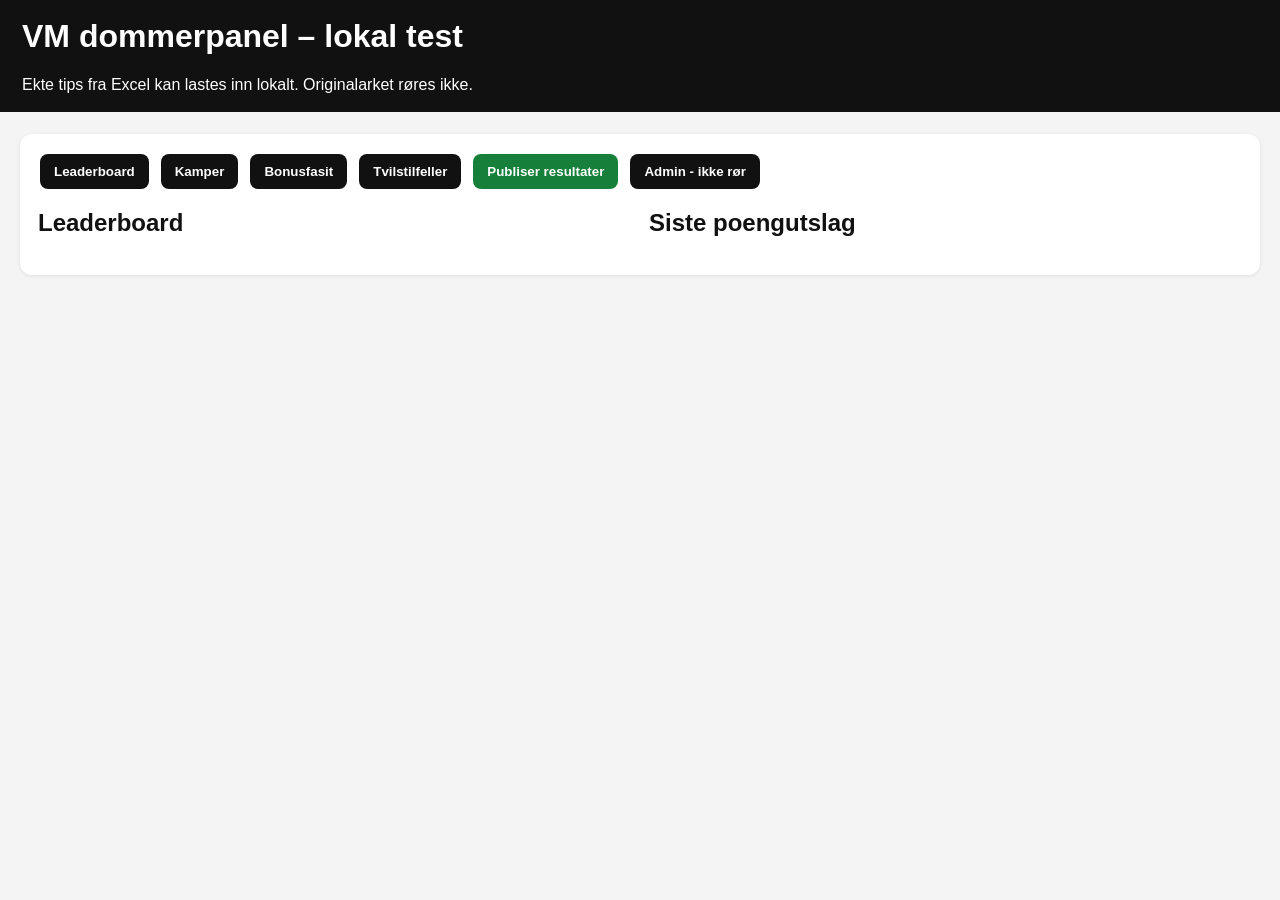
<file: quizmaster/index3.html>
<!DOCTYPE html>
<html lang="no">
<head>
<meta charset="UTF-8">
<title>VM dommerpanel – quizmatch</title>
<meta name="viewport" content="width=device-width, initial-scale=1">
<style>
  body { font-family: Arial, sans-serif; margin: 0; background: #f4f4f4; color: #111; }
  header { background: #111; color: white; padding: 18px 22px; }
  main { max-width: 1240px; margin: 22px auto; padding: 0 14px; }
  section { background: white; border-radius: 12px; padding: 18px; margin-bottom: 18px; box-shadow: 0 1px 4px rgba(0,0,0,.08); }
  h1,h2,h3 { margin-top: 0; }
  button { padding: 10px 14px; border: 0; border-radius: 8px; background: #111; color: white; font-weight: bold; cursor: pointer; margin: 2px; }
  button.secondary { background: #555; }
  button.danger { background: #9b111e; }
  button.publish { background: #16803a; }
  button.small { padding: 7px 10px; font-size: 13px; }
  select,input { padding: 9px; border: 1px solid #ccc; border-radius: 8px; font-size: 15px; }
  input.score { width: 54px; text-align: center; }
  input.answer { width: 100%; box-sizing: border-box; margin-top: 6px; }
  .tabs { display:flex; flex-wrap:wrap; gap:8px; margin-bottom:18px; }
  .tab { display:none; }
  .tab.active { display:block; }
  .match { display:grid; grid-template-columns:70px 1fr 70px 20px 70px 118px; gap:10px; align-items:center; border-bottom:1px solid #eee; padding:10px 0; }
  .match.done,.bonusRow.done { background:#f7fff7; }
  .teams { font-weight:bold; }
  .muted { color:#666; font-size:13px; }
  table { border-collapse:collapse; width:100%; margin-top:12px; }
  th,td { border-bottom:1px solid #ddd; padding:9px 7px; text-align:left; vertical-align:top; }
  th { font-size:13px; text-transform:uppercase; letter-spacing:.04em; }
  .place { font-size:20px; font-weight:bold; }
  .total { font-weight:bold; }
  .grid2 { display:grid; grid-template-columns:1fr 1fr; gap:18px; }
  .toolbar { display:flex; flex-wrap:wrap; gap:8px; align-items:center; }
  .pill { display:inline-block; padding:4px 8px; border-radius:999px; background:#eee; font-size:12px; }
  .category { margin-top: 22px; }
  .bonusRow { display:grid; grid-template-columns: 170px 1fr 360px 125px; gap:10px; align-items:start; border-bottom:1px solid #eee; padding:10px 0; }
  .teamChecks { display:grid; grid-template-columns: repeat(3, 1fr); gap:6px; max-height:220px; overflow:auto; padding:8px; border:1px solid #ddd; border-radius:8px; }
  .teamChecks label { font-weight:normal; }
  .msg { margin-top:10px; font-weight:bold; }
  .warn { color:#9b111e; font-size:13px; margin-top:6px; }
  @media(max-width:900px) {
    .grid2 { grid-template-columns:1fr; }
    .match,.bonusRow { grid-template-columns:1fr; }
    input.score { width:100%; }
    .teamChecks { grid-template-columns:1fr; }
  }
</style>
</head>
<body>
<header>
  <h1>VM dommerpanel – lokal test</h1>
  <div>Ekte tips fra Excel kan lastes inn lokalt. Originalarket røres ikke.</div>
</header>

<main>
  <section>
    <div class="tabs">
      <button onclick="openTab('tab-dashboard')">Leaderboard</button>
      <button onclick="openTab('tab-matches')">Kamper</button>
      <button onclick="openTab('tab-bonus')">Bonusfasit</button>
      <button onclick="openTab('tab-review')">Tvilstilfeller</button>
      <button class="publish" onclick="publishLeaderboard()">Publiser resultater</button>
      <button onclick="openTab('tab-data')">Admin - ikke rør</button>
    </div>

    <div id="tab-dashboard" class="tab active">
      <div class="grid2">
        <div>
          <h2>Leaderboard</h2>
          <div id="leaderboard"></div>
        </div>
        <div>
          <h2>Siste poengutslag</h2>
          <div id="lastScored"></div>
        </div>
      </div>
    </div>

    <div id="tab-matches" class="tab">
      <h2>Kamper</h2>
      <div class="toolbar">
        <label for="dateFilter"><strong>Velg dato:</strong></label>
        <select id="dateFilter" onchange="renderMatches()"></select>
        <button class="secondary" onclick="showNextUnplayed()">Neste uspilt</button>
        <button class="secondary" onclick="showAllDates()">Vis alle</button>
      </div>
      <div id="matches"></div>
    </div>

    <div id="tab-bonus" class="tab">
      <h2>Bonusfasit</h2>
      <p class="muted">Lagspørsmål, ja/nei, dueller og sluttspillspørsmål har nå faste valg. Spillerspørsmål har forslag + manuelt felt.</p>
      <div class="toolbar">
        <label for="bonusCategoryFilter"><strong>Kategori:</strong></label>
        <select id="bonusCategoryFilter" onchange="renderBonus()"></select>
        <button class="secondary" onclick="showAllBonus()">Vis alle</button>
      </div>
      <div id="bonus"></div>
    </div>

    <div id="tab-review" class="tab">
      <h2>Tvilstilfeller</h2>
      <p class="muted">Prototype: Her vises manuelle deltakersvar som ikke matcher fasit etter normalisering/alias. I demodata er noen svar bevisst skrevet som alias eller med nesten-staving.</p>
      <div id="review"></div>
    </div>

    <div id="tab-data" class="tab">
      <h2>Testdata</h2>
      <p class="muted">Ekte tips er forhåndsimportert fra Excel-filen du lastet opp. Originalfilen endres ikke.</p>
      <button onclick="loadRealParticipants()">Last inn ekte tips fra Excel</button>
      <button class="secondary" onclick="loadDemoParticipants()">Last inn demodeltakere</button>
      <button class="secondary" onclick="exportState()">Eksporter testdata</button>
      <button class="secondary" onclick="publishLeaderboard()">Publiser leaderboard</button>
      <button class="secondary" onclick="importPrompt()">Importer testdata</button>
      <button class="danger" onclick="resetAll()">Nullstill alt</button>
      <div id="setupMsg" class="msg"></div>
    </div>
  </section>
</main>

<script>
const STORAGE_KEY = 'vm_quizmatch_lokal_v4';
const INITIAL_MATCHES = [{"id": 1, "isoDate": "2026-06-11", "dateLabel": "11. juni", "homeTeam": "Mexico", "awayTeam": "Sør-Afrika", "homeGoals": "", "awayGoals": "", "status": "IKKE_SPILT"}, {"id": 2, "isoDate": "2026-06-12", "dateLabel": "12. juni", "homeTeam": "Sør-Korea", "awayTeam": "Tsjekkia", "homeGoals": "", "awayGoals": "", "status": "IKKE_SPILT"}, {"id": 3, "isoDate": "2026-06-12", "dateLabel": "12. juni", "homeTeam": "Canada", "awayTeam": "Bosnia-Hercegovina", "homeGoals": "", "awayGoals": "", "status": "IKKE_SPILT"}, {"id": 4, "isoDate": "2026-06-13", "dateLabel": "13. juni", "homeTeam": "USA", "awayTeam": "Paraguay", "homeGoals": "", "awayGoals": "", "status": "IKKE_SPILT"}, {"id": 5, "isoDate": "2026-06-13", "dateLabel": "13. juni", "homeTeam": "Qatar", "awayTeam": "Sveits", "homeGoals": "", "awayGoals": "", "status": "IKKE_SPILT"}, {"id": 6, "isoDate": "2026-06-14", "dateLabel": "14. juni", "homeTeam": "Brasil", "awayTeam": "Marokko", "homeGoals": "", "awayGoals": "", "status": "IKKE_SPILT"}, {"id": 7, "isoDate": "2026-06-14", "dateLabel": "14. juni", "homeTeam": "Haiti", "awayTeam": "Skottland", "homeGoals": "", "awayGoals": "", "status": "IKKE_SPILT"}, {"id": 8, "isoDate": "2026-06-14", "dateLabel": "14. juni", "homeTeam": "Australia", "awayTeam": "Tyrkia", "homeGoals": "", "awayGoals": "", "status": "IKKE_SPILT"}, {"id": 9, "isoDate": "2026-06-14", "dateLabel": "14. juni", "homeTeam": "Tyskland", "awayTeam": "Curaçao", "homeGoals": "", "awayGoals": "", "status": "IKKE_SPILT"}, {"id": 10, "isoDate": "2026-06-14", "dateLabel": "14. juni", "homeTeam": "Nederland", "awayTeam": "Japan", "homeGoals": "", "awayGoals": "", "status": "IKKE_SPILT"}, {"id": 11, "isoDate": "2026-06-15", "dateLabel": "15. juni", "homeTeam": "Elfenbenskysten", "awayTeam": "Ecuador", "homeGoals": "", "awayGoals": "", "status": "IKKE_SPILT"}, {"id": 12, "isoDate": "2026-06-15", "dateLabel": "15. juni", "homeTeam": "Sverige", "awayTeam": "Tunisia", "homeGoals": "", "awayGoals": "", "status": "IKKE_SPILT"}, {"id": 13, "isoDate": "2026-06-15", "dateLabel": "15. juni", "homeTeam": "Spania", "awayTeam": "Kapp Verde", "homeGoals": "", "awayGoals": "", "status": "IKKE_SPILT"}, {"id": 14, "isoDate": "2026-06-15", "dateLabel": "15. juni", "homeTeam": "Belgia", "awayTeam": "Egypt", "homeGoals": "", "awayGoals": "", "status": "IKKE_SPILT"}, {"id": 15, "isoDate": "2026-06-16", "dateLabel": "16. juni", "homeTeam": "Saudi-Arabia", "awayTeam": "Uruguay", "homeGoals": "", "awayGoals": "", "status": "IKKE_SPILT"}, {"id": 16, "isoDate": "2026-06-16", "dateLabel": "16. juni", "homeTeam": "Iran", "awayTeam": "New Zealand", "homeGoals": "", "awayGoals": "", "status": "IKKE_SPILT"}, {"id": 17, "isoDate": "2026-06-16", "dateLabel": "16. juni", "homeTeam": "Frankrike", "awayTeam": "Senegal", "homeGoals": "", "awayGoals": "", "status": "IKKE_SPILT"}, {"id": 18, "isoDate": "2026-06-17", "dateLabel": "17. juni", "homeTeam": "Irak", "awayTeam": "Norge", "homeGoals": "", "awayGoals": "", "status": "IKKE_SPILT"}, {"id": 19, "isoDate": "2026-06-17", "dateLabel": "17. juni", "homeTeam": "Argentina", "awayTeam": "Algerie", "homeGoals": "", "awayGoals": "", "status": "IKKE_SPILT"}, {"id": 20, "isoDate": "2026-06-17", "dateLabel": "17. juni", "homeTeam": "Østerrike", "awayTeam": "Jordan", "homeGoals": "", "awayGoals": "", "status": "IKKE_SPILT"}, {"id": 21, "isoDate": "2026-06-17", "dateLabel": "17. juni", "homeTeam": "Portugal", "awayTeam": "DR Kongo", "homeGoals": "", "awayGoals": "", "status": "IKKE_SPILT"}, {"id": 22, "isoDate": "2026-06-17", "dateLabel": "17. juni", "homeTeam": "England", "awayTeam": "Kroatia", "homeGoals": "", "awayGoals": "", "status": "IKKE_SPILT"}, {"id": 23, "isoDate": "2026-06-18", "dateLabel": "18. juni", "homeTeam": "Ghana", "awayTeam": "Panama", "homeGoals": "", "awayGoals": "", "status": "IKKE_SPILT"}, {"id": 24, "isoDate": "2026-06-18", "dateLabel": "18. juni", "homeTeam": "Usbekistan", "awayTeam": "Colombia", "homeGoals": "", "awayGoals": "", "status": "IKKE_SPILT"}, {"id": 25, "isoDate": "2026-06-18", "dateLabel": "18. juni", "homeTeam": "Tsjekkia", "awayTeam": "Sør-Afrika", "homeGoals": "", "awayGoals": "", "status": "IKKE_SPILT"}, {"id": 26, "isoDate": "2026-06-18", "dateLabel": "18. juni", "homeTeam": "Sveits", "awayTeam": "Bosnia-Hercegovina", "homeGoals": "", "awayGoals": "", "status": "IKKE_SPILT"}, {"id": 27, "isoDate": "2026-06-19", "dateLabel": "19. juni", "homeTeam": "Canada", "awayTeam": "Qatar", "homeGoals": "", "awayGoals": "", "status": "IKKE_SPILT"}, {"id": 28, "isoDate": "2026-06-19", "dateLabel": "19. juni", "homeTeam": "Mexico", "awayTeam": "Sør-Korea", "homeGoals": "", "awayGoals": "", "status": "IKKE_SPILT"}, {"id": 29, "isoDate": "2026-06-19", "dateLabel": "19. juni", "homeTeam": "USA", "awayTeam": "Australia", "homeGoals": "", "awayGoals": "", "status": "IKKE_SPILT"}, {"id": 30, "isoDate": "2026-06-20", "dateLabel": "20. juni", "homeTeam": "Skottland", "awayTeam": "Marokko", "homeGoals": "", "awayGoals": "", "status": "IKKE_SPILT"}, {"id": 31, "isoDate": "2026-06-20", "dateLabel": "20. juni", "homeTeam": "Brasil", "awayTeam": "Haiti", "homeGoals": "", "awayGoals": "", "status": "IKKE_SPILT"}, {"id": 32, "isoDate": "2026-06-20", "dateLabel": "20. juni", "homeTeam": "Tyrkia", "awayTeam": "Paraguay", "homeGoals": "", "awayGoals": "", "status": "IKKE_SPILT"}, {"id": 33, "isoDate": "2026-06-20", "dateLabel": "20. juni", "homeTeam": "Nederland", "awayTeam": "Sverige", "homeGoals": "", "awayGoals": "", "status": "IKKE_SPILT"}, {"id": 34, "isoDate": "2026-06-20", "dateLabel": "20. juni", "homeTeam": "Tyskland", "awayTeam": "Elfenbenskysten", "homeGoals": "", "awayGoals": "", "status": "IKKE_SPILT"}, {"id": 35, "isoDate": "2026-06-21", "dateLabel": "21. juni", "homeTeam": "Ecuador", "awayTeam": "Curaçao", "homeGoals": "", "awayGoals": "", "status": "IKKE_SPILT"}, {"id": 36, "isoDate": "2026-06-21", "dateLabel": "21. juni", "homeTeam": "Tunisia", "awayTeam": "Japan", "homeGoals": "", "awayGoals": "", "status": "IKKE_SPILT"}, {"id": 37, "isoDate": "2026-06-21", "dateLabel": "21. juni", "homeTeam": "Spania", "awayTeam": "Saudi-Arabia", "homeGoals": "", "awayGoals": "", "status": "IKKE_SPILT"}, {"id": 38, "isoDate": "2026-06-21", "dateLabel": "21. juni", "homeTeam": "Belgia", "awayTeam": "Iran", "homeGoals": "", "awayGoals": "", "status": "IKKE_SPILT"}, {"id": 39, "isoDate": "2026-06-22", "dateLabel": "22. juni", "homeTeam": "Uruguay", "awayTeam": "Kapp Verde", "homeGoals": "", "awayGoals": "", "status": "IKKE_SPILT"}, {"id": 40, "isoDate": "2026-06-22", "dateLabel": "22. juni", "homeTeam": "New Zealand", "awayTeam": "Egypt", "homeGoals": "", "awayGoals": "", "status": "IKKE_SPILT"}, {"id": 41, "isoDate": "2026-06-22", "dateLabel": "22. juni", "homeTeam": "Argentina", "awayTeam": "Østerrike", "homeGoals": "", "awayGoals": "", "status": "IKKE_SPILT"}, {"id": 42, "isoDate": "2026-06-22", "dateLabel": "22. juni", "homeTeam": "Frankrike", "awayTeam": "Irak", "homeGoals": "", "awayGoals": "", "status": "IKKE_SPILT"}, {"id": 43, "isoDate": "2026-06-23", "dateLabel": "23. juni", "homeTeam": "Norge", "awayTeam": "Senegal", "homeGoals": "", "awayGoals": "", "status": "IKKE_SPILT"}, {"id": 44, "isoDate": "2026-06-23", "dateLabel": "23. juni", "homeTeam": "Jordan", "awayTeam": "Algerie", "homeGoals": "", "awayGoals": "", "status": "IKKE_SPILT"}, {"id": 45, "isoDate": "2026-06-23", "dateLabel": "23. juni", "homeTeam": "Portugal", "awayTeam": "Usbekistan", "homeGoals": "", "awayGoals": "", "status": "IKKE_SPILT"}, {"id": 46, "isoDate": "2026-06-23", "dateLabel": "23. juni", "homeTeam": "England", "awayTeam": "Ghana", "homeGoals": "", "awayGoals": "", "status": "IKKE_SPILT"}, {"id": 47, "isoDate": "2026-06-24", "dateLabel": "24. juni", "homeTeam": "Panama", "awayTeam": "Kroatia", "homeGoals": "", "awayGoals": "", "status": "IKKE_SPILT"}, {"id": 48, "isoDate": "2026-06-24", "dateLabel": "24. juni", "homeTeam": "Colombia", "awayTeam": "DR Kongo", "homeGoals": "", "awayGoals": "", "status": "IKKE_SPILT"}, {"id": 49, "isoDate": "2026-06-24", "dateLabel": "24. juni", "homeTeam": "Sveits", "awayTeam": "Canada", "homeGoals": "", "awayGoals": "", "status": "IKKE_SPILT"}, {"id": 50, "isoDate": "2026-06-24", "dateLabel": "24. juni", "homeTeam": "Bosnia-Hercegovina", "awayTeam": "Qatar", "homeGoals": "", "awayGoals": "", "status": "IKKE_SPILT"}, {"id": 51, "isoDate": "2026-06-25", "dateLabel": "25. juni", "homeTeam": "Skottland", "awayTeam": "Brasil", "homeGoals": "", "awayGoals": "", "status": "IKKE_SPILT"}, {"id": 52, "isoDate": "2026-06-25", "dateLabel": "25. juni", "homeTeam": "Marokko", "awayTeam": "Haiti", "homeGoals": "", "awayGoals": "", "status": "IKKE_SPILT"}, {"id": 53, "isoDate": "2026-06-25", "dateLabel": "25. juni", "homeTeam": "Mexico", "awayTeam": "Tsjekkia", "homeGoals": "", "awayGoals": "", "status": "IKKE_SPILT"}, {"id": 54, "isoDate": "2026-06-25", "dateLabel": "25. juni", "homeTeam": "Sør-Afrika", "awayTeam": "Sør-Korea", "homeGoals": "", "awayGoals": "", "status": "IKKE_SPILT"}, {"id": 55, "isoDate": "2026-06-25", "dateLabel": "25. juni", "homeTeam": "Curaçao", "awayTeam": "Elfenbenskysten", "homeGoals": "", "awayGoals": "", "status": "IKKE_SPILT"}, {"id": 56, "isoDate": "2026-06-25", "dateLabel": "25. juni", "homeTeam": "Ecuador", "awayTeam": "Tyskland", "homeGoals": "", "awayGoals": "", "status": "IKKE_SPILT"}, {"id": 57, "isoDate": "2026-06-26", "dateLabel": "26. juni", "homeTeam": "Tunisia", "awayTeam": "Nederland", "homeGoals": "", "awayGoals": "", "status": "IKKE_SPILT"}, {"id": 58, "isoDate": "2026-06-26", "dateLabel": "26. juni", "homeTeam": "Japan", "awayTeam": "Sverige", "homeGoals": "", "awayGoals": "", "status": "IKKE_SPILT"}, {"id": 59, "isoDate": "2026-06-26", "dateLabel": "26. juni", "homeTeam": "Tyrkia", "awayTeam": "USA", "homeGoals": "", "awayGoals": "", "status": "IKKE_SPILT"}, {"id": 60, "isoDate": "2026-06-26", "dateLabel": "26. juni", "homeTeam": "Paraguay", "awayTeam": "Australia", "homeGoals": "", "awayGoals": "", "status": "IKKE_SPILT"}, {"id": 61, "isoDate": "2026-06-26", "dateLabel": "26. juni", "homeTeam": "Norge", "awayTeam": "Frankrike", "homeGoals": "", "awayGoals": "", "status": "IKKE_SPILT"}, {"id": 62, "isoDate": "2026-06-26", "dateLabel": "26. juni", "homeTeam": "Senegal", "awayTeam": "Irak", "homeGoals": "", "awayGoals": "", "status": "IKKE_SPILT"}, {"id": 63, "isoDate": "2026-06-27", "dateLabel": "27. juni", "homeTeam": "Kapp Verde", "awayTeam": "Saudi-Arabia", "homeGoals": "", "awayGoals": "", "status": "IKKE_SPILT"}, {"id": 64, "isoDate": "2026-06-27", "dateLabel": "27. juni", "homeTeam": "Uruguay", "awayTeam": "Spania", "homeGoals": "", "awayGoals": "", "status": "IKKE_SPILT"}, {"id": 65, "isoDate": "2026-06-27", "dateLabel": "27. juni", "homeTeam": "Egypt", "awayTeam": "Iran", "homeGoals": "", "awayGoals": "", "status": "IKKE_SPILT"}, {"id": 66, "isoDate": "2026-06-27", "dateLabel": "27. juni", "homeTeam": "New Zealand", "awayTeam": "Belgia", "homeGoals": "", "awayGoals": "", "status": "IKKE_SPILT"}, {"id": 67, "isoDate": "2026-06-27", "dateLabel": "27. juni", "homeTeam": "Panama", "awayTeam": "England", "homeGoals": "", "awayGoals": "", "status": "IKKE_SPILT"}, {"id": 68, "isoDate": "2026-06-27", "dateLabel": "27. juni", "homeTeam": "Kroatia", "awayTeam": "Ghana", "homeGoals": "", "awayGoals": "", "status": "IKKE_SPILT"}, {"id": 69, "isoDate": "2026-06-28", "dateLabel": "28. juni", "homeTeam": "Colombia", "awayTeam": "Portugal", "homeGoals": "", "awayGoals": "", "status": "IKKE_SPILT"}, {"id": 70, "isoDate": "2026-06-28", "dateLabel": "28. juni", "homeTeam": "DR Kongo", "awayTeam": "Usbekistan", "homeGoals": "", "awayGoals": "", "status": "IKKE_SPILT"}, {"id": 71, "isoDate": "2026-06-28", "dateLabel": "28. juni", "homeTeam": "Algerie", "awayTeam": "Østerrike", "homeGoals": "", "awayGoals": "", "status": "IKKE_SPILT"}, {"id": 72, "isoDate": "2026-06-28", "dateLabel": "28. juni", "homeTeam": "Jordan", "awayTeam": "Argentina", "homeGoals": "", "awayGoals": "", "status": "IKKE_SPILT"}];
const REAL_PARTICIPANTS = [{"navn": "i", "favorittlag": "Curaçao", "innsendt": "2026-06-05T08:53:52.024Z", "matchTips": {"1": [2, 1], "2": [0, 2], "3": [1, 0], "4": [2, 2], "5": [0, 2], "6": [4, 0], "7": [0, 3], "8": [1, 1], "9": [4, 0], "10": [3, 1], "11": [1, 1], "12": [0, 2], "13": [6, 0], "14": [3, 1], "15": [0, 2], "16": [0, 0], "17": [3, 2], "18": [1, 4], "19": [3, 0], "20": [2, 0], "21": [4, 2], "22": [2, 1], "23": [1, 2], "24": [0, 3], "25": [2, 0], "26": [1, 1], "27": [0, 0], "28": [1, 0], "29": [2, 2], "30": [2, 1], "31": [5, 0], "32": [1, 1], "33": [3, 1], "34": [3, 1], "35": [2, 1], "36": [1, 2], "37": [4, 1], "38": [3, 1], "39": [2, 0], "40": [2, 2], "41": [3, 1], "42": [3, 0], "43": [2, 2], "44": [1, 1], "45": [2, 0], "46": [1, 1], "47": [2, 3], "48": [2, 0], "49": [0, 0], "50": [1, 1], "51": [1, 3], "52": [1, 0], "53": [2, 2], "54": [1, 2], "55": [0, 2], "56": [1, 2], "57": [0, 2], "58": [2, 2], "59": [1, 2], "60": [0, 0], "61": [1, 1], "62": [2, 0], "63": [0, 0], "64": [2, 3], "65": [2, 2], "66": [0, 2], "67": [0, 2], "68": [2, 1], "69": [1, 2], "70": [1, 0], "71": [0, 0], "72": [0, 2]}, "bonusTips": {"gruppespill_1": "Tsjekkia", "gruppespill_2": "Spania", "gruppespill_3": "Kapp Verde", "gruppespill_4": "7", "gruppespill_5": "3", "gruppespill_6": "Ja", "gruppespill_7": "Ja", "gruppespill_8": "Nei", "gruppespill_9": "6", "gruppespill_10": "Kapp Verde", "isak_over_1": "Nei", "haaland_kane": "Like mange", "nusa_schjelderup": "Nusa", "falchener_spilletid": "Nei", "salah_scorer": "Ja", "ikke_videre_16": ["Sør-Afrika", "Sør-Korea", "Bosnia-Hercegovina", "Qatar", "Haiti", "Paraguay", "Curaçao", "Sverige", "Iran", "New Zealand", "Kapp Verde", "Saudi-Arabia", "Irak", "Jordan", "Usbekistan", "Panama"], "sor_afrika_sor_korea": "Sør-Afrika", "norge_sverige": "Norge", "spania_portugal": "Spania", "iran_irak": "Iran", "tunisia_algerie": "Tunisia", "forste_rode_kort": "Bosnia-Hercegovina", "forste_selvmal": "Haiti", "ronaldo_starter": "Ja", "neymar_starter": "Nei", "van_dijk_scorer": "Nei", "usa_stopp": "16-delsfinale", "norge_slar_brasil": "Nei", "eskas": "Gruppespillet", "fire_straffer_8dels": "Nei", "over_10_rode": "Nei", "semifinalister": ["Spania", "Brasil", "Portugal", "Argentina"], "vinner": "Spania", "nummer_to": "Portugal", "bronse": "Brasil", "tillegg_finale": "7", "siste_mal": "Oyarzabal", "toppscorer": "Raphinha", "totalt_mal": "243"}}, {"navn": "Finn Egén Mobæk", "favorittlag": "Tyskland", "innsendt": "2026-06-05T14:27:20.952Z", "matchTips": {"1": [1, 1], "2": [2, 0], "3": [1, 0], "4": [2, 1], "5": [1, 2], "6": [3, 0], "7": [0, 2], "8": [1, 1], "9": [4, 0], "10": [2, 1], "11": [0, 0], "12": [1, 0], "13": [5, 0], "14": [2, 1], "15": [1, 2], "16": [2, 2], "17": [4, 0], "18": [1, 3], "19": [3, 1], "20": [1, 0], "21": [5, 0], "22": [1, 1], "23": [0, 1], "24": [1, 2], "25": [1, 1], "26": [2, 0], "27": [2, 0], "28": [1, 2], "29": [1, 1], "30": [2, 0], "31": [3, 0], "32": [2, 1], "33": [4, 0], "34": [5, 0], "35": [1, 0], "36": [2, 3], "37": [5, 0], "38": [2, 1], "39": [3, 0], "40": [1, 1], "41": [2, 1], "42": [3, 0], "43": [2, 1], "44": [2, 2], "45": [3, 1], "46": [2, 1], "47": [1, 2], "48": [2, 0], "49": [2, 0], "50": [1, 1], "51": [1, 2], "52": [0, 0], "53": [1, 1], "54": [1, 2], "55": [1, 3], "56": [0, 5], "57": [1, 3], "58": [1, 1], "59": [1, 2], "60": [0, 2], "61": [1, 1], "62": [1, 0], "63": [1, 2], "64": [0, 2], "65": [1, 0], "66": [2, 2], "67": [1, 2], "68": [2, 1], "69": [0, 3], "70": [1, 1], "71": [1, 2], "72": [0, 2]}, "bonusTips": {"gruppespill_1": "England", "gruppespill_2": "Spania", "gruppespill_3": "Curaçao", "gruppespill_4": "6", "gruppespill_5": "2", "gruppespill_6": "Nei", "gruppespill_7": "Ja", "gruppespill_8": "Ja", "gruppespill_9": "2", "gruppespill_10": "DR Kongo", "isak_over_1": "Nei", "haaland_kane": "Kane", "nusa_schjelderup": "Nusa", "falchener_spilletid": "Ja", "salah_scorer": "Nei", "ikke_videre_16": ["Sør-Afrika", "Bosnia-Hercegovina", "Qatar", "Marokko", "Haiti", "Paraguay", "Curaçao", "Elfenbenskysten", "Tunisia", "Iran", "Kapp Verde", "Irak", "Algerie", "Jordan", "DR Kongo", "Ghana"], "sor_afrika_sor_korea": "Sør-Korea", "norge_sverige": "Norge", "spania_portugal": "Spania", "iran_irak": "Iran", "tunisia_algerie": "Tunisia", "forste_rode_kort": "Argentina", "forste_selvmal": "Curaçao", "ronaldo_starter": "Nei", "neymar_starter": "Nei", "van_dijk_scorer": "Ja", "usa_stopp": "16-delsfinale", "norge_slar_brasil": "Nei", "eskas": "Gruppespillet", "fire_straffer_8dels": "Nei", "over_10_rode": "Nei", "semifinalister": ["England", "Frankrike", "Tyskland", "Spania"], "vinner": "Tyskland", "nummer_to": "Frankrike", "bronse": "Argentina", "tillegg_finale": "5", "siste_mal": "Havertz", "toppscorer": "Kane", "totalt_mal": "200"}}, {"navn": "Bente", "favorittlag": "Portugal", "innsendt": "2026-06-05T21:22:10.613Z", "matchTips": {"1": [1, 1], "2": [1, 2], "3": [0, 0], "4": [1, 0], "5": [1, 3], "6": [3, 1], "7": [0, 3], "8": [2, 2], "9": [4, 1], "10": [3, 1], "11": [3, 0], "12": [1, 1], "13": [5, 1], "14": [2, 1], "15": [0, 2], "16": [0, 0], "17": [2, 1], "18": [1, 2], "19": [1, 0], "20": [3, 0], "21": [2, 0], "22": [1, 1], "23": [2, 1], "24": [0, 1], "25": [1, 1], "26": [2, 0], "27": [1, 0], "28": [1, 1], "29": [1, 1], "30": [0, 1], "31": [4, 0], "32": [2, 1], "33": [3, 1], "34": [2, 2], "35": [2, 0], "36": [0, 0], "37": [3, 0], "38": [4, 0], "39": [3, 0], "40": [0, 1], "41": [0, 0], "42": [3, 1], "43": [2, 1], "44": [0, 0], "45": [1, 1], "46": [2, 1], "47": [0, 2], "48": [1, 0], "49": [1, 0], "50": [1, 0], "51": [0, 2], "52": [2, 0], "53": [0, 0], "54": [1, 1], "55": [0, 3], "56": [0, 2], "57": [1, 2], "58": [0, 0], "59": [0, 2], "60": [1, 1], "61": [1, 1], "62": [2, 0], "63": [0, 0], "64": [1, 1], "65": [2, 1], "66": [1, 2], "67": [0, 3], "68": [1, 1], "69": [0, 0], "70": [1, 0], "71": [1, 1], "72": [1, 2]}, "bonusTips": {"gruppespill_1": "USA", "gruppespill_2": "Spania", "gruppespill_3": "Curaçao", "gruppespill_4": "5", "gruppespill_5": "4", "gruppespill_6": "Nei", "gruppespill_7": "Ja", "gruppespill_8": "Nei", "gruppespill_9": "6", "gruppespill_10": "Kapp Verde", "isak_over_1": "Nei", "haaland_kane": "Haaland", "nusa_schjelderup": "Nusa", "falchener_spilletid": "Ja", "salah_scorer": "Ja", "ikke_videre_16": ["Sør-Korea", "Canada", "Qatar", "Haiti", "Skottland", "Paraguay", "Curaçao", "Ecuador", "Sverige", "Iran", "Kapp Verde", "Irak", "Jordan", "DR Kongo", "Usbekistan", "Panama"], "sor_afrika_sor_korea": "Sør-Afrika", "norge_sverige": "Norge", "spania_portugal": "Spania", "iran_irak": "Iran", "tunisia_algerie": "Algerie", "forste_rode_kort": "Paraguay", "forste_selvmal": "Belgia", "ronaldo_starter": "Ja", "neymar_starter": "Nei", "van_dijk_scorer": "Ja", "usa_stopp": "8-delsfinale", "norge_slar_brasil": "Nei", "eskas": "Kvartfinale", "fire_straffer_8dels": "Nei", "over_10_rode": "Nei", "semifinalister": ["Frankrike", "Spania", "Argentina", "Nederland"], "vinner": "Spania", "nummer_to": "Argentina", "bronse": "Nederland", "tillegg_finale": "8", "siste_mal": "Yamal", "toppscorer": "Yamal", "totalt_mal": "271"}}, {"navn": "Ruud", "favorittlag": "England", "innsendt": "2026-06-08T07:49:18.152Z", "matchTips": {"1": [2, 0], "2": [1, 1], "3": [1, 0], "4": [1, 1], "5": [0, 1], "6": [2, 1], "7": [0, 0], "8": [0, 1], "9": [4, 0], "10": [2, 1], "11": [2, 0], "12": [0, 0], "13": [3, 0], "14": [1, 1], "15": [0, 1], "16": [1, 1], "17": [1, 0], "18": [0, 2], "19": [2, 0], "20": [2, 0], "21": [2, 0], "22": [0, 0], "23": [1, 0], "24": [0, 2], "25": [1, 1], "26": [0, 0], "27": [2, 0], "28": [1, 0], "29": [2, 1], "30": [0, 1], "31": [3, 0], "32": [1, 1], "33": [1, 0], "34": [2, 2], "35": [2, 0], "36": [1, 1], "37": [2, 0], "38": [1, 0], "39": [2, 0], "40": [0, 1], "41": [3, 1], "42": [2, 0], "43": [1, 1], "44": [0, 1], "45": [3, 0], "46": [1, 0], "47": [0, 2], "48": [2, 0], "49": [0, 0], "50": [1, 0], "51": [0, 2], "52": [3, 0], "53": [1, 0], "54": [0, 0], "55": [0, 3], "56": [1, 2], "57": [1, 1], "58": [1, 1], "59": [0, 0], "60": [2, 1], "61": [0, 1], "62": [3, 0], "63": [0, 1], "64": [1, 2], "65": [2, 1], "66": [0, 0], "67": [0, 2], "68": [1, 1], "69": [1, 1], "70": [2, 2], "71": [1, 1], "72": [0, 2]}, "bonusTips": {"gruppespill_1": "Canada", "gruppespill_2": "Argentina", "gruppespill_3": "Curaçao", "gruppespill_4": "3", "gruppespill_5": "2", "gruppespill_6": "Nei", "gruppespill_7": "Ja", "gruppespill_8": "Nei", "gruppespill_9": "4", "gruppespill_10": "Curaçao", "isak_over_1": "Ja", "haaland_kane": "Kane", "nusa_schjelderup": "Nusa", "falchener_spilletid": "Nei", "salah_scorer": "Ja", "ikke_videre_16": ["Sør-Korea", "Tsjekkia", "Qatar", "Haiti", "Paraguay", "Australia", "Curaçao", "Japan", "Tunisia", "Iran", "New Zealand", "Kapp Verde", "Irak", "Jordan", "Usbekistan", "Panama"], "sor_afrika_sor_korea": "Sør-Afrika", "norge_sverige": "Norge", "spania_portugal": "Spania", "iran_irak": "Iran", "tunisia_algerie": "Tunisia", "forste_rode_kort": "Australia", "forste_selvmal": "Qatar", "ronaldo_starter": "Ja", "neymar_starter": "Nei", "van_dijk_scorer": "Nei", "usa_stopp": "16-delsfinale", "norge_slar_brasil": "Nei", "eskas": "Gruppespillet", "fire_straffer_8dels": "Nei", "over_10_rode": "Nei", "semifinalister": ["Argentina", "Frankrike", "Spania", "England"], "vinner": "Frankrike", "nummer_to": "Spania", "bronse": "England", "tillegg_finale": "8", "siste_mal": "Mbappe", "toppscorer": "Mbappe", "totalt_mal": "291"}}, {"navn": "André Berger", "favorittlag": "Tyskland", "innsendt": "2026-06-08T12:41:54.186Z", "matchTips": {"1": [2, 1], "2": [2, 2], "3": [1, 3], "4": [0, 1], "5": [0, 3], "6": [1, 1], "7": [1, 2], "8": [2, 1], "9": [4, 0], "10": [3, 2], "11": [1, 1], "12": [1, 1], "13": [5, 1], "14": [3, 0], "15": [0, 2], "16": [2, 1], "17": [1, 0], "18": [1, 3], "19": [3, 1], "20": [1, 0], "21": [3, 0], "22": [2, 1], "23": [2, 2], "24": [3, 3], "25": [2, 1], "26": [1, 1], "27": [1, 0], "28": [3, 2], "29": [1, 1], "30": [0, 2], "31": [4, 1], "32": [2, 4], "33": [2, 0], "34": [3, 1], "35": [1, 1], "36": [1, 1], "37": [3, 0], "38": [1, 1], "39": [2, 2], "40": [1, 0], "41": [2, 1], "42": [2, 1], "43": [3, 1], "44": [0, 0], "45": [2, 0], "46": [2, 0], "47": [2, 2], "48": [2, 1], "49": [2, 0], "50": [2, 0], "51": [0, 1], "52": [2, 0], "53": [1, 1], "54": [2, 2], "55": [0, 0], "56": [1, 2], "57": [1, 1], "58": [1, 0], "59": [1, 1], "60": [2, 2], "61": [1, 1], "62": [2, 1], "63": [1, 0], "64": [0, 0], "65": [2, 2], "66": [1, 3], "67": [0, 5], "68": [2, 1], "69": [1, 3], "70": [1, 1], "71": [2, 1], "72": [1, 2]}, "bonusTips": {"gruppespill_1": "Bosnia-Hercegovina", "gruppespill_2": "Tyskland", "gruppespill_3": "Haiti", "gruppespill_4": "5", "gruppespill_5": "2", "gruppespill_6": "Ja", "gruppespill_7": "Ja", "gruppespill_8": "Ja", "gruppespill_9": "3", "gruppespill_10": "Haiti", "isak_over_1": "Nei", "haaland_kane": "Like mange", "nusa_schjelderup": "Nusa", "falchener_spilletid": "Nei", "salah_scorer": "Ja", "ikke_videre_16": ["Sør-Afrika", "Qatar", "Haiti", "USA", "Curaçao", "Ecuador", "Sverige", "New Zealand", "Kapp Verde", "Saudi-Arabia", "Irak", "Algerie", "Jordan", "DR Kongo", "Usbekistan", "Panama"], "sor_afrika_sor_korea": "Sør-Korea", "norge_sverige": "Norge", "spania_portugal": "Spania", "iran_irak": "Iran", "tunisia_algerie": "Like bra", "forste_rode_kort": "Qatar", "forste_selvmal": "Curaçao", "ronaldo_starter": "Ja", "neymar_starter": "Ja", "van_dijk_scorer": "Ja", "usa_stopp": "Gruppespillet", "norge_slar_brasil": "Nei", "eskas": "Gruppespillet", "fire_straffer_8dels": "Nei", "over_10_rode": "Nei", "semifinalister": ["Argentina", "England", "Frankrike", "Norge"], "vinner": "England", "nummer_to": "Argentina", "bronse": "Norge", "tillegg_finale": "5", "siste_mal": "Declan Rice", "toppscorer": "Harry Kane", "totalt_mal": "113"}}, {"navn": "Daniel", "favorittlag": "Brasil", "innsendt": "2026-06-08T21:25:26.476Z", "matchTips": {"1": [2, 1], "2": [2, 1], "3": [1, 0], "4": [2, 1], "5": [0, 2], "6": [2, 1], "7": [1, 2], "8": [0, 2], "9": [4, 0], "10": [1, 0], "11": [1, 0], "12": [1, 0], "13": [3, 1], "14": [3, 1], "15": [0, 1], "16": [1, 0], "17": [4, 1], "18": [0, 2], "19": [2, 1], "20": [1, 0], "21": [3, 0], "22": [2, 1], "23": [2, 0], "24": [1, 3], "25": [1, 0], "26": [1, 0], "27": [1, 0], "28": [1, 0], "29": [1, 0], "30": [0, 1], "31": [4, 0], "32": [2, 1], "33": [1, 0], "34": [2, 0], "35": [2, 0], "36": [0, 1], "37": [3, 1], "38": [2, 1], "39": [1, 0], "40": [0, 1], "41": [2, 0], "42": [3, 0], "43": [2, 2], "44": [0, 1], "45": [3, 0], "46": [2, 0], "47": [0, 2], "48": [2, 0], "49": [2, 1], "50": [2, 0], "51": [1, 3], "52": [2, 0], "53": [1, 0], "54": [0, 1], "55": [0, 2], "56": [1, 3], "57": [1, 2], "58": [0, 1], "59": [3, 3], "60": [1, 0], "61": [1, 3], "62": [2, 1], "63": [1, 1], "64": [1, 2], "65": [1, 0], "66": [0, 3], "67": [0, 2], "68": [2, 2], "69": [1, 2], "70": [1, 0], "71": [1, 1], "72": [0, 2]}, "bonusTips": {"gruppespill_1": "Canada", "gruppespill_2": "Tyskland", "gruppespill_3": "Curaçao", "gruppespill_4": "5", "gruppespill_5": "3", "gruppespill_6": "Ja", "gruppespill_7": "Ja", "gruppespill_8": "Nei", "gruppespill_9": "4", "gruppespill_10": "Curaçao", "isak_over_1": "Ja", "haaland_kane": "Kane", "nusa_schjelderup": "Nusa", "falchener_spilletid": "Ja", "salah_scorer": "Ja", "ikke_videre_16": ["Sør-Afrika", "Qatar", "Haiti", "Australia", "Curaçao", "Sverige", "Tunisia", "Iran", "New Zealand", "Kapp Verde", "Saudi-Arabia", "Irak", "Jordan", "DR Kongo", "Usbekistan", "Panama"], "sor_afrika_sor_korea": "Sør-Korea", "norge_sverige": "Norge", "spania_portugal": "Portugal", "iran_irak": "Iran", "tunisia_algerie": "Algerie", "forste_rode_kort": "DR Kongo", "forste_selvmal": "Curaçao", "ronaldo_starter": "Ja", "neymar_starter": "Nei", "van_dijk_scorer": "Nei", "usa_stopp": "16-delsfinale", "norge_slar_brasil": "Nei", "eskas": "16-delsfinale", "fire_straffer_8dels": "Nei", "over_10_rode": "Ja", "semifinalister": ["Brasil", "Frankrike", "Portugal", "Argentina"], "vinner": "Brasil", "nummer_to": "Frankrike", "bronse": "Portugal", "tillegg_finale": "7", "siste_mal": "V.Junior", "toppscorer": "Mbappe", "totalt_mal": "250"}}, {"navn": "ThomasWB", "favorittlag": "Haiti", "innsendt": "2026-06-09T10:56:07.356Z", "matchTips": {"1": [2, 1], "2": [1, 1], "3": [1, 1], "4": [2, 1], "5": [0, 2], "6": [1, 1], "7": [0, 3], "8": [0, 0], "9": [4, 0], "10": [2, 2], "11": [1, 1], "12": [2, 0], "13": [6, 0], "14": [2, 0], "15": [0, 2], "16": [2, 0], "17": [1, 0], "18": [0, 1], "19": [1, 0], "20": [2, 0], "21": [3, 0], "22": [1, 1], "23": [0, 1], "24": [0, 3], "25": [1, 1], "26": [1, 1], "27": [1, 0], "28": [1, 1], "29": [2, 0], "30": [0, 2], "31": [5, 0], "32": [1, 0], "33": [2, 1], "34": [2, 0], "35": [3, 0], "36": [1, 2], "37": [2, 0], "38": [1, 1], "39": [1, 0], "40": [0, 1], "41": [1, 0], "42": [3, 0], "43": [1, 1], "44": [0, 1], "45": [4, 0], "46": [3, 1], "47": [0, 1], "48": [2, 0], "49": [1, 1], "50": [3, 0], "51": [0, 2], "52": [3, 0], "53": [1, 0], "54": [0, 1], "55": [0, 2], "56": [1, 3], "57": [1, 2], "58": [2, 2], "59": [1, 1], "60": [2, 1], "61": [0, 2], "62": [2, 0], "63": [0, 1], "64": [1, 3], "65": [1, 0], "66": [1, 0], "67": [1, 3], "68": [1, 1], "69": [1, 1], "70": [0, 0], "71": [1, 1], "72": [0, 4]}, "bonusTips": {"gruppespill_1": "USA", "gruppespill_2": "Portugal", "gruppespill_3": "Haiti", "gruppespill_4": "2", "gruppespill_5": "3", "gruppespill_6": "Ja", "gruppespill_7": "Ja", "gruppespill_8": "Nei", "gruppespill_9": "1", "gruppespill_10": "Haiti", "isak_over_1": "Nei", "haaland_kane": "Kane", "nusa_schjelderup": "Nusa", "falchener_spilletid": "Nei", "salah_scorer": "Ja", "ikke_videre_16": ["Sør-Afrika", "Qatar", "Haiti", "Skottland", "Australia", "Curaçao", "Tunisia", "New Zealand", "Kapp Verde", "Saudi-Arabia", "Irak", "Jordan", "DR Kongo", "Usbekistan", "Ghana", "Panama"], "sor_afrika_sor_korea": "Sør-Korea", "norge_sverige": "Norge", "spania_portugal": "Spania", "iran_irak": "Iran", "tunisia_algerie": "Algerie", "forste_rode_kort": "Bosnia-Hercegovina", "forste_selvmal": "Mexico", "ronaldo_starter": "Ja", "neymar_starter": "Nei", "van_dijk_scorer": "Nei", "usa_stopp": "16-delsfinale", "norge_slar_brasil": "Ja", "eskas": "16-delsfinale", "fire_straffer_8dels": "Nei", "over_10_rode": "Nei", "semifinalister": ["Frankrike", "Spania", "Portugal", "Argentina"], "vinner": "Spania", "nummer_to": "Argentina", "bronse": "Portugal", "tillegg_finale": "5", "siste_mal": "Oyarzabal", "toppscorer": "Oyarzabal", "totalt_mal": "164"}}, {"navn": "Eskil", "favorittlag": "Kapp Verde", "innsendt": "2026-06-09T11:55:52.534Z", "matchTips": {"1": [2, 0], "2": [1, 2], "3": [2, 1], "4": [2, 0], "5": [0, 2], "6": [2, 2], "7": [0, 4], "8": [1, 2], "9": [5, 0], "10": [3, 2], "11": [1, 3], "12": [0, 1], "13": [8, 0], "14": [3, 1], "15": [0, 2], "16": [0, 1], "17": [2, 0], "18": [0, 4], "19": [3, 0], "20": [5, 0], "21": [9, 0], "22": [2, 0], "23": [2, 1], "24": [0, 3], "25": [2, 0], "26": [2, 0], "27": [2, 0], "28": [2, 0], "29": [1, 0], "30": [1, 3], "31": [8, 0], "32": [2, 1], "33": [4, 0], "34": [3, 0], "35": [4, 0], "36": [1, 3], "37": [6, 0], "38": [2, 0], "39": [6, 0], "40": [1, 2], "41": [3, 1], "42": [5, 0], "43": [2, 1], "44": [0, 2], "45": [5, 0], "46": [3, 0], "47": [0, 2], "48": [3, 0], "49": [2, 1], "50": [2, 1], "51": [2, 3], "52": [8, 0], "53": [2, 1], "54": [1, 1], "55": [0, 3], "56": [1, 2], "57": [1, 2], "58": [3, 1], "59": [2, 1], "60": [2, 1], "61": [1, 3], "62": [4, 0], "63": [1, 2], "64": [1, 3], "65": [2, 1], "66": [0, 2], "67": [0, 3], "68": [2, 1], "69": [1, 3], "70": [0, 1], "71": [1, 2], "72": [0, 5]}, "bonusTips": {"gruppespill_1": "Tsjekkia", "gruppespill_2": "Spania", "gruppespill_3": "Haiti", "gruppespill_4": "6", "gruppespill_5": "4", "gruppespill_6": "Ja", "gruppespill_7": "Ja", "gruppespill_8": "Nei", "gruppespill_9": "7", "gruppespill_10": "Haiti", "isak_over_1": "Nei", "haaland_kane": "Kane", "nusa_schjelderup": "Nusa", "falchener_spilletid": "Nei", "salah_scorer": "Ja", "ikke_videre_16": ["Sør-Afrika", "Qatar", "Haiti", "Paraguay", "Curaçao", "Sverige", "Iran", "New Zealand", "Kapp Verde", "Saudi-Arabia", "Irak", "Algerie", "Jordan", "DR Kongo", "Usbekistan", "Panama"], "sor_afrika_sor_korea": "Sør-Korea", "norge_sverige": "Norge", "spania_portugal": "Spania", "iran_irak": "Iran", "tunisia_algerie": "Algerie", "forste_rode_kort": "Sør-Afrika", "forste_selvmal": "Bosnia-Hercegovina", "ronaldo_starter": "Ja", "neymar_starter": "Nei", "van_dijk_scorer": "Nei", "usa_stopp": "8-delsfinale", "norge_slar_brasil": "Nei", "eskas": "8-delsfinale", "fire_straffer_8dels": "Nei", "over_10_rode": "Ja", "semifinalister": ["Frankrike", "Spania", "Portugal", "Argentina"], "vinner": "Spania", "nummer_to": "Portugal", "bronse": "Frankrike", "tillegg_finale": "6", "siste_mal": "Lamine Jamal", "toppscorer": "Ronaldo ", "totalt_mal": "217"}}, {"navn": "Hilde Hammer", "favorittlag": "Japan", "innsendt": "2026-06-09T17:08:30.225Z", "matchTips": {"1": [2, 0], "2": [1, 2], "3": [1, 1], "4": [2, 1], "5": [0, 2], "6": [2, 1], "7": [0, 2], "8": [1, 2], "9": [4, 0], "10": [2, 1], "11": [1, 1], "12": [2, 0], "13": [3, 0], "14": [2, 1], "15": [0, 2], "16": [2, 0], "17": [2, 1], "18": [0, 2], "19": [3, 0], "20": [2, 0], "21": [2, 1], "22": [1, 1], "23": [2, 1], "24": [0, 2], "25": [2, 0], "26": [2, 1], "27": [2, 1], "28": [2, 0], "29": [2, 1], "30": [1, 1], "31": [4, 0], "32": [2, 1], "33": [1, 1], "34": [2, 0], "35": [3, 0], "36": [1, 2], "37": [3, 0], "38": [2, 0], "39": [3, 0], "40": [0, 2], "41": [2, 0], "42": [3, 0], "43": [2, 1], "44": [0, 2], "45": [3, 0], "46": [2, 1], "47": [0, 2], "48": [2, 0], "49": [2, 1], "50": [2, 1], "51": [0, 2], "52": [3, 0], "53": [2, 1], "54": [1, 1], "55": [0, 2], "56": [1, 2], "57": [0, 2], "58": [2, 1], "59": [1, 1], "60": [2, 1], "61": [1, 2], "62": [2, 0], "63": [1, 1], "64": [1, 1], "65": [1, 1], "66": [0, 2], "67": [0, 3], "68": [1, 1], "69": [1, 1], "70": [1, 1], "71": [1, 2], "72": [0, 3]}, "bonusTips": {"gruppespill_1": "Mexico", "gruppespill_2": "Brasil", "gruppespill_3": "Haiti", "gruppespill_4": "5", "gruppespill_5": "3", "gruppespill_6": "Nei", "gruppespill_7": "Ja", "gruppespill_8": "Nei", "gruppespill_9": "3", "gruppespill_10": "Curaçao", "isak_over_1": "Ja", "haaland_kane": "Haaland", "nusa_schjelderup": "Nusa", "falchener_spilletid": "Ja", "salah_scorer": "Ja", "ikke_videre_16": ["Sør-Afrika", "Sør-Korea", "Bosnia-Hercegovina", "Qatar", "Haiti", "Australia", "Curaçao", "Tunisia", "Iran", "New Zealand", "Kapp Verde", "Irak", "Jordan", "DR Kongo", "Ghana", "Panama"], "sor_afrika_sor_korea": "Sør-Korea", "norge_sverige": "Norge", "spania_portugal": "Spania", "iran_irak": "Iran", "tunisia_algerie": "Algerie", "forste_rode_kort": "Iran", "forste_selvmal": "Sør-Afrika", "ronaldo_starter": "Ja", "neymar_starter": "Ja", "van_dijk_scorer": "Ja", "usa_stopp": "Kvartfinale", "norge_slar_brasil": "Nei", "eskas": "Semifinale", "fire_straffer_8dels": "Nei", "over_10_rode": "Ja", "semifinalister": ["Brasil", "Frankrike", "Argentina", "Spania"], "vinner": "Brasil", "nummer_to": "Frankrike", "bronse": "Argentina", "tillegg_finale": "8", "siste_mal": "Kylian Mbappé", "toppscorer": "Harry Kane", "totalt_mal": "189"}}, {"navn": "Martin", "favorittlag": "Paraguay", "innsendt": "2026-06-09T23:08:29.951Z", "matchTips": {"1": [2, 0], "2": [1, 1], "3": [1, 2], "4": [2, 1], "5": [0, 3], "6": [2, 1], "7": [0, 2], "8": [0, 2], "9": [6, 0], "10": [3, 1], "11": [3, 1], "12": [2, 0], "13": [6, 0], "14": [1, 1], "15": [0, 2], "16": [1, 1], "17": [2, 1], "18": [0, 1], "19": [3, 1], "20": [2, 0], "21": [3, 1], "22": [2, 2], "23": [2, 0], "24": [0, 2], "25": [1, 1], "26": [2, 1], "27": [2, 0], "28": [1, 1], "29": [2, 0], "30": [1, 3], "31": [3, 0], "32": [2, 1], "33": [2, 1], "34": [2, 0], "35": [3, 1], "36": [0, 2], "37": [4, 1], "38": [2, 0], "39": [4, 1], "40": [1, 3], "41": [2, 1], "42": [3, 1], "43": [1, 2], "44": [0, 2], "45": [3, 0], "46": [1, 1], "47": [0, 3], "48": [2, 1], "49": [2, 0], "50": [1, 0], "51": [1, 2], "52": [4, 0], "53": [2, 1], "54": [1, 2], "55": [0, 4], "56": [0, 3], "57": [1, 3], "58": [2, 2], "59": [2, 1], "60": [1, 1], "61": [0, 2], "62": [3, 1], "63": [0, 1], "64": [1, 3], "65": [2, 1], "66": [1, 3], "67": [0, 4], "68": [2, 1], "69": [1, 1], "70": [1, 0], "71": [2, 2], "72": [0, 3]}, "bonusTips": {"gruppespill_1": "Tsjekkia", "gruppespill_2": "Tyskland", "gruppespill_3": "Curaçao", "gruppespill_4": "2", "gruppespill_5": "4", "gruppespill_6": "Nei", "gruppespill_7": "Nei", "gruppespill_8": "Nei", "gruppespill_9": "6", "gruppespill_10": "Curaçao", "isak_over_1": "Ja", "haaland_kane": "Kane", "nusa_schjelderup": "Nusa", "falchener_spilletid": "Nei", "salah_scorer": "Ja", "ikke_videre_16": ["Sør-Afrika", "Qatar", "Haiti", "Paraguay", "Curaçao", "Ecuador", "Tunisia", "Iran", "New Zealand", "Kapp Verde", "Saudi-Arabia", "Irak", "Jordan", "DR Kongo", "Usbekistan", "Panama"], "sor_afrika_sor_korea": "Sør-Korea", "norge_sverige": "Sverige", "spania_portugal": "Portugal", "iran_irak": "Like mange", "tunisia_algerie": "Algerie", "forste_rode_kort": "Bosnia-Hercegovina", "forste_selvmal": "Ecuador", "ronaldo_starter": "Ja", "neymar_starter": "Ja", "van_dijk_scorer": "Ja", "usa_stopp": "16-delsfinale", "norge_slar_brasil": "Nei", "eskas": "Gruppespillet", "fire_straffer_8dels": "Nei", "over_10_rode": "Nei", "semifinalister": ["Portugal", "Argentina", "Nederland", "Tyskland"], "vinner": "Nederland", "nummer_to": "Portugal", "bronse": "Tyskland", "tillegg_finale": "7", "siste_mal": "Gakpo", "toppscorer": "Undav", "totalt_mal": "203"}}, {"navn": "Thomas Trøa", "favorittlag": "Bosnia-Hercegovina", "innsendt": "2026-06-10T10:39:33.215Z", "matchTips": {"1": [4, 4], "2": [0, 1], "3": [0, 3], "4": [2, 0], "5": [1, 3], "6": [3, 2], "7": [0, 0], "8": [2, 2], "9": [7, 0], "10": [2, 1], "11": [1, 1], "12": [0, 4], "13": [4, 0], "14": [2, 1], "15": [0, 3], "16": [0, 2], "17": [3, 1], "18": [3, 0], "19": [4, 1], "20": [2, 0], "21": [1, 0], "22": [1, 1], "23": [0, 0], "24": [0, 3], "25": [1, 1], "26": [3, 0], "27": [1, 0], "28": [3, 0], "29": [1, 1], "30": [0, 3], "31": [6, 0], "32": [3, 1], "33": [4, 0], "34": [4, 0], "35": [2, 0], "36": [0, 1], "37": [6, 0], "38": [3, 0], "39": [2, 0], "40": [1, 0], "41": [1, 0], "42": [3, 0], "43": [2, 3], "44": [0, 0], "45": [1, 0], "46": [3, 0], "47": [0, 2], "48": [2, 0], "49": [2, 2], "50": [3, 1], "51": [1, 2], "52": [4, 1], "53": [2, 2], "54": [0, 0], "55": [0, 3], "56": [0, 2], "57": [1, 1], "58": [3, 0], "59": [1, 1], "60": [1, 0], "61": [0, 2], "62": [5, 0], "63": [0, 0], "64": [0, 3], "65": [2, 1], "66": [0, 2], "67": [0, 1], "68": [4, 0], "69": [1, 0], "70": [2, 0], "71": [0, 1], "72": [1, 6]}, "bonusTips": {"gruppespill_1": "Tsjekkia", "gruppespill_2": "Brasil", "gruppespill_3": "Curaçao", "gruppespill_4": "5", "gruppespill_5": "6", "gruppespill_6": "Nei", "gruppespill_7": "Ja", "gruppespill_8": "Ja", "gruppespill_9": "3", "gruppespill_10": "Sverige", "isak_over_1": "Nei", "haaland_kane": "Haaland", "nusa_schjelderup": "Schjelderup", "falchener_spilletid": "Nei", "salah_scorer": "Ja", "ikke_videre_16": ["Sør-Afrika", "Sør-Korea", "Qatar", "Haiti", "Skottland", "USA", "Curaçao", "Sverige", "Iran", "New Zealand", "Kapp Verde", "Saudi-Arabia", "Irak", "Jordan", "Usbekistan", "Panama"], "sor_afrika_sor_korea": "Like bra", "norge_sverige": "Norge", "spania_portugal": "Spania", "iran_irak": "Like mange", "tunisia_algerie": "Algerie", "forste_rode_kort": "Brasil", "forste_selvmal": "Senegal", "ronaldo_starter": "Nei", "neymar_starter": "Ja", "van_dijk_scorer": "Ja", "usa_stopp": "Gruppespillet", "norge_slar_brasil": "Ja", "eskas": "8-delsfinale", "fire_straffer_8dels": "Nei", "over_10_rode": "Ja", "semifinalister": ["Brasil", "Argentina", "Tyskland", "Spania"], "vinner": "Tyskland", "nummer_to": "Brasil", "bronse": "Argentina", "tillegg_finale": "6", "siste_mal": "Jamal Musiala", "toppscorer": "Erling Braut Haaland", "totalt_mal": "278"}}, {"navn": "Klaus Eriksen", "favorittlag": "Spania", "innsendt": "2026-06-10T10:55:44.432Z", "matchTips": {"1": [3, 0], "2": [0, 2], "3": [0, 0], "4": [1, 1], "5": [0, 3], "6": [1, 1], "7": [0, 2], "8": [1, 2], "9": [4, 0], "10": [2, 1], "11": [1, 1], "12": [2, 1], "13": [6, 0], "14": [2, 2], "15": [0, 1], "16": [1, 1], "17": [2, 1], "18": [0, 2], "19": [3, 1], "20": [1, 0], "21": [2, 0], "22": [2, 2], "23": [0, 0], "24": [0, 2], "25": [2, 1], "26": [2, 0], "27": [2, 1], "28": [2, 1], "29": [1, 1], "30": [1, 2], "31": [4, 0], "32": [2, 1], "33": [0, 0], "34": [3, 0], "35": [1, 1], "36": [1, 0], "37": [3, 0], "38": [3, 1], "39": [2, 0], "40": [0, 2], "41": [1, 0], "42": [4, 0], "43": [2, 1], "44": [0, 1], "45": [2, 0], "46": [2, 1], "47": [0, 1], "48": [2, 1], "49": [2, 1], "50": [1, 0], "51": [1, 3], "52": [3, 0], "53": [1, 1], "54": [0, 0], "55": [0, 1], "56": [0, 2], "57": [1, 2], "58": [1, 2], "59": [1, 2], "60": [2, 2], "61": [1, 3], "62": [3, 0], "63": [0, 1], "64": [1, 3], "65": [2, 1], "66": [1, 3], "67": [0, 2], "68": [2, 2], "69": [2, 2], "70": [1, 3], "71": [1, 2], "72": [0, 3]}, "bonusTips": {"gruppespill_1": "Canada", "gruppespill_2": "Argentina", "gruppespill_3": "Kapp Verde", "gruppespill_4": "5", "gruppespill_5": "3", "gruppespill_6": "Ja", "gruppespill_7": "Ja", "gruppespill_8": "Nei", "gruppespill_9": "6", "gruppespill_10": "Haiti", "isak_over_1": "Ja", "haaland_kane": "Kane", "nusa_schjelderup": "Nusa", "falchener_spilletid": "Nei", "salah_scorer": "Ja", "ikke_videre_16": ["Sør-Afrika", "Qatar", "Haiti", "Australia", "Curaçao", "Japan", "Tunisia", "Iran", "New Zealand", "Kapp Verde", "Saudi-Arabia", "Irak", "Jordan", "DR Kongo", "Usbekistan", "Panama"], "sor_afrika_sor_korea": "Sør-Korea", "norge_sverige": "Sverige", "spania_portugal": "Spania", "iran_irak": "Iran", "tunisia_algerie": "Algerie", "forste_rode_kort": "Paraguay", "forste_selvmal": "Japan", "ronaldo_starter": "Ja", "neymar_starter": "Nei", "van_dijk_scorer": "Nei", "usa_stopp": "16-delsfinale", "norge_slar_brasil": "Nei", "eskas": "16-delsfinale", "fire_straffer_8dels": "Nei", "over_10_rode": "Nei", "semifinalister": ["England", "Argentina", "Spania", "Frankrike"], "vinner": "Argentina", "nummer_to": "Spania", "bronse": "Frankrike", "tillegg_finale": "8", "siste_mal": "Messi", "toppscorer": "Mbappe", "totalt_mal": "205"}}, {"navn": "Atle", "favorittlag": "Australia", "innsendt": "2026-06-10T10:56:31.435Z", "matchTips": {"1": [3, 0], "2": [0, 1], "3": [1, 2], "4": [2, 1], "5": [0, 2], "6": [1, 1], "7": [0, 1], "8": [0, 1], "9": [4, 0], "10": [2, 2], "11": [2, 2], "12": [0, 0], "13": [4, 0], "14": [2, 1], "15": [0, 2], "16": [0, 0], "17": [3, 1], "18": [0, 2], "19": [3, 1], "20": [1, 0], "21": [4, 0], "22": [1, 1], "23": [0, 0], "24": [0, 3], "25": [1, 0], "26": [2, 1], "27": [0, 0], "28": [1, 0], "29": [1, 0], "30": [0, 3], "31": [4, 0], "32": [2, 0], "33": [2, 0], "34": [3, 1], "35": [3, 0], "36": [0, 2], "37": [5, 0], "38": [2, 0], "39": [1, 0], "40": [0, 1], "41": [1, 0], "42": [4, 0], "43": [1, 1], "44": [0, 1], "45": [4, 0], "46": [2, 1], "47": [0, 1], "48": [3, 0], "49": [1, 0], "50": [3, 0], "51": [0, 2], "52": [4, 0], "53": [1, 0], "54": [1, 1], "55": [0, 3], "56": [1, 1], "57": [0, 1], "58": [2, 1], "59": [3, 1], "60": [1, 1], "61": [1, 1], "62": [2, 0], "63": [0, 0], "64": [1, 1], "65": [1, 0], "66": [0, 2], "67": [0, 2], "68": [1, 1], "69": [2, 2], "70": [1, 0], "71": [0, 1], "72": [0, 3]}, "bonusTips": {"gruppespill_1": "Bosnia-Hercegovina", "gruppespill_2": "Brasil", "gruppespill_3": "Curaçao", "gruppespill_4": "4", "gruppespill_5": "3", "gruppespill_6": "Nei", "gruppespill_7": "Nei", "gruppespill_8": "Nei", "gruppespill_9": "4", "gruppespill_10": "Curaçao", "isak_over_1": "Nei", "haaland_kane": "Kane", "nusa_schjelderup": "Nusa", "falchener_spilletid": "Nei", "salah_scorer": "Ja", "ikke_videre_16": ["Sør-Afrika", "Qatar", "Haiti", "Australia", "Curaçao", "Tunisia", "Iran", "New Zealand", "Kapp Verde", "Saudi-Arabia", "Irak", "Algerie", "Jordan", "Usbekistan", "Ghana", "Panama"], "sor_afrika_sor_korea": "Sør-Korea", "norge_sverige": "Norge", "spania_portugal": "Spania", "iran_irak": "Iran", "tunisia_algerie": "Algerie", "forste_rode_kort": "Sør-Afrika", "forste_selvmal": "Canada", "ronaldo_starter": "Ja", "neymar_starter": "Nei", "van_dijk_scorer": "Nei", "usa_stopp": "16-delsfinale", "norge_slar_brasil": "Nei", "eskas": "16-delsfinale", "fire_straffer_8dels": "Nei", "over_10_rode": "Ja", "semifinalister": ["Frankrike", "Portugal", "Spania", "Brasil"], "vinner": "Frankrike", "nummer_to": "Portugal", "bronse": "Spania", "tillegg_finale": "5", "siste_mal": "Dembele, Frankrike", "toppscorer": "Mbappe, Frankrike", "totalt_mal": "270"}}];
const INITIAL_BONUS = [{"category": "2. Gruppespillet", "id": "gruppespill_1", "question": "Hvilket lag scorer VMs femte mål?", "answer": "", "status": "IKKE_AVGJORT", "points": 3, "inputType": "choice", "options": ["Mexico", "Sør-Korea", "Sør-Afrika", "Tsjekkia", "Canada", "Sveits", "Qatar", "Bosnia-Hercegovina", "Brasil", "Marokko", "Skottland", "Haiti", "USA", "Australia", "Paraguay", "Tyrkia", "Tyskland", "Ecuador", "Elfenbenskysten", "Curaçao", "Nederland", "Japan", "Tunisia", "Sverige", "Belgia", "Iran", "Egypt", "New Zealand", "Spania", "Uruguay", "Saudi-Arabia", "Kapp Verde", "Frankrike", "Senegal", "Norge", "Irak", "Argentina", "Østerrike", "Algerie", "Jordan", "Portugal", "Colombia", "Usbekistan", "DR Kongo", "England", "Kroatia", "Panama", "Ghana"], "maxChoices": null, "matchMode": "exact"}, {"category": "2. Gruppespillet", "id": "gruppespill_2", "question": "Hvilket lag scorer flest mål i gruppespillet?", "answer": "", "status": "IKKE_AVGJORT", "points": 3, "inputType": "choice", "options": ["Mexico", "Sør-Korea", "Sør-Afrika", "Tsjekkia", "Canada", "Sveits", "Qatar", "Bosnia-Hercegovina", "Brasil", "Marokko", "Skottland", "Haiti", "USA", "Australia", "Paraguay", "Tyrkia", "Tyskland", "Ecuador", "Elfenbenskysten", "Curaçao", "Nederland", "Japan", "Tunisia", "Sverige", "Belgia", "Iran", "Egypt", "New Zealand", "Spania", "Uruguay", "Saudi-Arabia", "Kapp Verde", "Frankrike", "Senegal", "Norge", "Irak", "Argentina", "Østerrike", "Algerie", "Jordan", "Portugal", "Colombia", "Usbekistan", "DR Kongo", "England", "Kroatia", "Panama", "Ghana"], "maxChoices": null, "matchMode": "exact"}, {"category": "2. Gruppespillet", "id": "gruppespill_3", "question": "Hvilket lag slipper inn flest mål i gruppespillet?", "answer": "", "status": "IKKE_AVGJORT", "points": 3, "inputType": "choice", "options": ["Mexico", "Sør-Korea", "Sør-Afrika", "Tsjekkia", "Canada", "Sveits", "Qatar", "Bosnia-Hercegovina", "Brasil", "Marokko", "Skottland", "Haiti", "USA", "Australia", "Paraguay", "Tyrkia", "Tyskland", "Ecuador", "Elfenbenskysten", "Curaçao", "Nederland", "Japan", "Tunisia", "Sverige", "Belgia", "Iran", "Egypt", "New Zealand", "Spania", "Uruguay", "Saudi-Arabia", "Kapp Verde", "Frankrike", "Senegal", "Norge", "Irak", "Argentina", "Østerrike", "Algerie", "Jordan", "Portugal", "Colombia", "Usbekistan", "DR Kongo", "England", "Kroatia", "Panama", "Ghana"], "maxChoices": null, "matchMode": "exact"}, {"category": "2. Gruppespillet", "id": "gruppespill_4", "question": "Hvor mange mål scorer Norge i gruppespillet?", "answer": "", "status": "IKKE_AVGJORT", "points": 3, "inputType": "number", "options": [], "maxChoices": null, "matchMode": "exact"}, {"category": "2. Gruppespillet", "id": "gruppespill_5", "question": "Hvor mange mål slipper Norge inn i gruppespillet?", "answer": "", "status": "IKKE_AVGJORT", "points": 3, "inputType": "number", "options": [], "maxChoices": null, "matchMode": "exact"}, {"category": "2. Gruppespillet", "id": "gruppespill_6", "question": "Får Norge straffe i løpet av gruppespillet?", "answer": "", "status": "IKKE_AVGJORT", "points": 3, "inputType": "choice", "options": ["Ja", "Nei"], "maxChoices": null, "matchMode": "exact"}, {"category": "2. Gruppespillet", "id": "gruppespill_7", "question": "Scorer Norge på dødball i gruppespillet?", "answer": "", "status": "IKKE_AVGJORT", "points": 3, "inputType": "choice", "options": ["Ja", "Nei"], "maxChoices": null, "matchMode": "exact"}, {"category": "2. Gruppespillet", "id": "gruppespill_8", "question": "Får Norge et mål annullert etter VAR i gruppespillet?", "answer": "", "status": "IKKE_AVGJORT", "points": 3, "inputType": "choice", "options": ["Ja", "Nei"], "maxChoices": null, "matchMode": "exact"}, {"category": "2. Gruppespillet", "id": "gruppespill_9", "question": "Hvor mange gule kort får Norge i gruppespillet?", "answer": "", "status": "IKKE_AVGJORT", "points": 3, "inputType": "number", "options": [], "maxChoices": null, "matchMode": "exact"}, {"category": "2. Gruppespillet", "id": "gruppespill_10", "question": "Hvem blir VMs dårligste lag? (Poeng/målforskjell avgjør)", "answer": "", "status": "IKKE_AVGJORT", "points": 3, "inputType": "choice", "options": ["Mexico", "Sør-Korea", "Sør-Afrika", "Tsjekkia", "Canada", "Sveits", "Qatar", "Bosnia-Hercegovina", "Brasil", "Marokko", "Skottland", "Haiti", "USA", "Australia", "Paraguay", "Tyrkia", "Tyskland", "Ecuador", "Elfenbenskysten", "Curaçao", "Nederland", "Japan", "Tunisia", "Sverige", "Belgia", "Iran", "Egypt", "New Zealand", "Spania", "Uruguay", "Saudi-Arabia", "Kapp Verde", "Frankrike", "Senegal", "Norge", "Irak", "Argentina", "Østerrike", "Algerie", "Jordan", "Portugal", "Colombia", "Usbekistan", "DR Kongo", "England", "Kroatia", "Panama", "Ghana"], "maxChoices": null, "matchMode": "exact"}, {"category": "3. Spillere", "id": "isak_over_1", "question": "Scorer svenske Alexander Isak mer enn ett mål i VM?", "answer": "", "status": "IKKE_AVGJORT", "points": 3, "inputType": "choice", "options": ["Ja", "Nei"], "maxChoices": null, "matchMode": "exact"}, {"category": "3. Spillere", "id": "haaland_kane", "question": "Hvem scorer flest: Haaland eller Kane?", "answer": "", "status": "IKKE_AVGJORT", "points": 3, "inputType": "choice", "options": ["Haaland", "Kane", "Like mange"], "maxChoices": null, "matchMode": "exact"}, {"category": "3. Spillere", "id": "nusa_schjelderup", "question": "Hvem spiller flest minutter i gruppespillet av Nusa og Schjelderup?", "answer": "", "status": "IKKE_AVGJORT", "points": 3, "inputType": "choice", "options": ["Nusa", "Schjelderup", "Like mange"], "maxChoices": null, "matchMode": "exact"}, {"category": "3. Spillere", "id": "falchener_spilletid", "question": "Får Henrik Falchener spilletid i VM?", "answer": "", "status": "IKKE_AVGJORT", "points": 3, "inputType": "choice", "options": ["Ja", "Nei"], "maxChoices": null, "matchMode": "exact"}, {"category": "3. Spillere", "id": "salah_scorer", "question": "Scorer Salah i VM?", "answer": "", "status": "IKKE_AVGJORT", "points": 3, "inputType": "choice", "options": ["Ja", "Nei"], "maxChoices": null, "matchMode": "exact"}, {"category": "4. Disse går ikke videre", "id": "ikke_videre_16", "question": "Velg de 16 lagene som IKKE går videre fra gruppespillet", "answer": "", "status": "IKKE_AVGJORT", "points": 2, "inputType": "multiteam", "options": ["Mexico", "Sør-Korea", "Sør-Afrika", "Tsjekkia", "Canada", "Sveits", "Qatar", "Bosnia-Hercegovina", "Brasil", "Marokko", "Skottland", "Haiti", "USA", "Australia", "Paraguay", "Tyrkia", "Tyskland", "Ecuador", "Elfenbenskysten", "Curaçao", "Nederland", "Japan", "Tunisia", "Sverige", "Belgia", "Iran", "Egypt", "New Zealand", "Spania", "Uruguay", "Saudi-Arabia", "Kapp Verde", "Frankrike", "Senegal", "Norge", "Irak", "Argentina", "Østerrike", "Algerie", "Jordan", "Portugal", "Colombia", "Usbekistan", "DR Kongo", "England", "Kroatia", "Panama", "Ghana"], "maxChoices": 16, "matchMode": "per_item"}, {"category": "5. Dueller", "id": "sor_afrika_sor_korea", "question": "Sør mot Sør: Hvem gjør det best av Sør-Afrika og Sør-Korea i gruppespillet?", "answer": "", "status": "IKKE_AVGJORT", "points": 3, "inputType": "choice", "options": ["Sør-Afrika", "Sør-Korea", "Like bra"], "maxChoices": null, "matchMode": "exact"}, {"category": "5. Dueller", "id": "norge_sverige", "question": "Naboer: Hvem blir best av Norge og Sverige i VM?", "answer": "", "status": "IKKE_AVGJORT", "points": 3, "inputType": "choice", "options": ["Norge", "Sverige", "Like bra"], "maxChoices": null, "matchMode": "exact"}, {"category": "5. Dueller", "id": "spania_portugal", "question": "Og hva med Spania og Portugal?", "answer": "", "status": "IKKE_AVGJORT", "points": 3, "inputType": "choice", "options": ["Spania", "Portugal", "Like bra"], "maxChoices": null, "matchMode": "exact"}, {"category": "5. Dueller", "id": "iran_irak", "question": "Hvem får flest poeng i gruppespillet av Iran og Irak?", "answer": "", "status": "IKKE_AVGJORT", "points": 3, "inputType": "choice", "options": ["Iran", "Irak", "Like mange"], "maxChoices": null, "matchMode": "exact"}, {"category": "5. Dueller", "id": "tunisia_algerie", "question": "Og hva med naboene Tunisia og Algerie?", "answer": "", "status": "IKKE_AVGJORT", "points": 3, "inputType": "choice", "options": ["Tunisia", "Algerie", "Like bra"], "maxChoices": null, "matchMode": "exact"}, {"category": "6. Diverse rør", "id": "forste_rode_kort", "question": "Hvilket lag får VMs første røde kort?", "answer": "", "status": "IKKE_AVGJORT", "points": 3, "inputType": "choice", "options": ["Mexico", "Sør-Korea", "Sør-Afrika", "Tsjekkia", "Canada", "Sveits", "Qatar", "Bosnia-Hercegovina", "Brasil", "Marokko", "Skottland", "Haiti", "USA", "Australia", "Paraguay", "Tyrkia", "Tyskland", "Ecuador", "Elfenbenskysten", "Curaçao", "Nederland", "Japan", "Tunisia", "Sverige", "Belgia", "Iran", "Egypt", "New Zealand", "Spania", "Uruguay", "Saudi-Arabia", "Kapp Verde", "Frankrike", "Senegal", "Norge", "Irak", "Argentina", "Østerrike", "Algerie", "Jordan", "Portugal", "Colombia", "Usbekistan", "DR Kongo", "England", "Kroatia", "Panama", "Ghana"], "maxChoices": null, "matchMode": "exact"}, {"category": "6. Diverse rør", "id": "forste_selvmal", "question": "Hvilket lag scorer VMs første selvmål?", "answer": "", "status": "IKKE_AVGJORT", "points": 3, "inputType": "choice", "options": ["Mexico", "Sør-Korea", "Sør-Afrika", "Tsjekkia", "Canada", "Sveits", "Qatar", "Bosnia-Hercegovina", "Brasil", "Marokko", "Skottland", "Haiti", "USA", "Australia", "Paraguay", "Tyrkia", "Tyskland", "Ecuador", "Elfenbenskysten", "Curaçao", "Nederland", "Japan", "Tunisia", "Sverige", "Belgia", "Iran", "Egypt", "New Zealand", "Spania", "Uruguay", "Saudi-Arabia", "Kapp Verde", "Frankrike", "Senegal", "Norge", "Irak", "Argentina", "Østerrike", "Algerie", "Jordan", "Portugal", "Colombia", "Usbekistan", "DR Kongo", "England", "Kroatia", "Panama", "Ghana"], "maxChoices": null, "matchMode": "exact"}, {"category": "6. Diverse rør", "id": "ronaldo_starter", "question": "Starter C. Ronaldo minimum to av tre kamper i gruppespillet?", "answer": "", "status": "IKKE_AVGJORT", "points": 3, "inputType": "choice", "options": ["Ja", "Nei"], "maxChoices": null, "matchMode": "exact"}, {"category": "6. Diverse rør", "id": "neymar_starter", "question": "Og hva med Neymar?", "answer": "", "status": "IKKE_AVGJORT", "points": 3, "inputType": "choice", "options": ["Ja", "Nei"], "maxChoices": null, "matchMode": "exact"}, {"category": "6. Diverse rør", "id": "van_dijk_scorer", "question": "Scorer Nederlands Virgil van Dijk i VM? (Eventuell straffekonk teller ikke)", "answer": "", "status": "IKKE_AVGJORT", "points": 3, "inputType": "choice", "options": ["Ja", "Nei"], "maxChoices": null, "matchMode": "exact"}, {"category": "6. Diverse rør", "id": "usa_stopp", "question": "Når i VM sier det stopp for hjemmenasjonen USA?", "answer": "", "status": "IKKE_AVGJORT", "points": 3, "inputType": "choice", "options": ["Gruppespillet", "16-delsfinale", "Åttedelsfinale", "Kvartfinale", "Semifinale", "Finale", "Vinner VM"], "maxChoices": null, "matchMode": "exact"}, {"category": "6. Diverse rør", "id": "norge_slar_brasil", "question": "Kommer Norge til å slå Brasil i løpet av VM?", "answer": "", "status": "IKKE_AVGJORT", "points": 3, "inputType": "choice", "options": ["Ja", "Nei"], "maxChoices": null, "matchMode": "exact"}, {"category": "6. Diverse rør", "id": "eskas", "question": "Hvor langt kommer VM-dommer Espen Eskås?", "answer": "", "status": "IKKE_AVGJORT", "points": 3, "inputType": "choice", "options": ["Ingen kamper", "Gruppespillet", "16-delsfinale", "Åttedelsfinale", "Kvartfinale", "Semifinale", "Bronsefinale", "Finale"], "maxChoices": null, "matchMode": "exact"}, {"category": "6. Diverse rør", "id": "fire_straffer_8dels", "question": "Det er åtte åttendelsfinaler. Vil minst fire av dem avgjøres med straffekonk?", "answer": "", "status": "IKKE_AVGJORT", "points": 3, "inputType": "choice", "options": ["Ja", "Nei"], "maxChoices": null, "matchMode": "exact"}, {"category": "6. Diverse rør", "id": "over_10_rode", "question": "Deles det ut over 10 røde kort i VM?", "answer": "", "status": "IKKE_AVGJORT", "points": 3, "inputType": "choice", "options": ["Ja", "Nei"], "maxChoices": null, "matchMode": "exact"}, {"category": "6. Diverse rør", "id": "semifinalister", "question": "Tipp de fire semifinalistene", "answer": "", "status": "IKKE_AVGJORT", "points": 3, "inputType": "multiteam", "options": ["Mexico", "Sør-Korea", "Sør-Afrika", "Tsjekkia", "Canada", "Sveits", "Qatar", "Bosnia-Hercegovina", "Brasil", "Marokko", "Skottland", "Haiti", "USA", "Australia", "Paraguay", "Tyrkia", "Tyskland", "Ecuador", "Elfenbenskysten", "Curaçao", "Nederland", "Japan", "Tunisia", "Sverige", "Belgia", "Iran", "Egypt", "New Zealand", "Spania", "Uruguay", "Saudi-Arabia", "Kapp Verde", "Frankrike", "Senegal", "Norge", "Irak", "Argentina", "Østerrike", "Algerie", "Jordan", "Portugal", "Colombia", "Usbekistan", "DR Kongo", "England", "Kroatia", "Panama", "Ghana"], "maxChoices": 4, "matchMode": "per_item"}, {"category": "6. Diverse rør", "id": "vinner", "question": "Hvem vinner VM?", "answer": "", "status": "IKKE_AVGJORT", "points": 3, "inputType": "choice", "options": ["Mexico", "Sør-Korea", "Sør-Afrika", "Tsjekkia", "Canada", "Sveits", "Qatar", "Bosnia-Hercegovina", "Brasil", "Marokko", "Skottland", "Haiti", "USA", "Australia", "Paraguay", "Tyrkia", "Tyskland", "Ecuador", "Elfenbenskysten", "Curaçao", "Nederland", "Japan", "Tunisia", "Sverige", "Belgia", "Iran", "Egypt", "New Zealand", "Spania", "Uruguay", "Saudi-Arabia", "Kapp Verde", "Frankrike", "Senegal", "Norge", "Irak", "Argentina", "Østerrike", "Algerie", "Jordan", "Portugal", "Colombia", "Usbekistan", "DR Kongo", "England", "Kroatia", "Panama", "Ghana"], "maxChoices": null, "matchMode": "exact"}, {"category": "6. Diverse rør", "id": "nummer_to", "question": "Hvem blir nummer to?", "answer": "", "status": "IKKE_AVGJORT", "points": 3, "inputType": "choice", "options": ["Mexico", "Sør-Korea", "Sør-Afrika", "Tsjekkia", "Canada", "Sveits", "Qatar", "Bosnia-Hercegovina", "Brasil", "Marokko", "Skottland", "Haiti", "USA", "Australia", "Paraguay", "Tyrkia", "Tyskland", "Ecuador", "Elfenbenskysten", "Curaçao", "Nederland", "Japan", "Tunisia", "Sverige", "Belgia", "Iran", "Egypt", "New Zealand", "Spania", "Uruguay", "Saudi-Arabia", "Kapp Verde", "Frankrike", "Senegal", "Norge", "Irak", "Argentina", "Østerrike", "Algerie", "Jordan", "Portugal", "Colombia", "Usbekistan", "DR Kongo", "England", "Kroatia", "Panama", "Ghana"], "maxChoices": null, "matchMode": "exact"}, {"category": "6. Diverse rør", "id": "bronse", "question": "Hvem vinner bronsefinalen?", "answer": "", "status": "IKKE_AVGJORT", "points": 3, "inputType": "choice", "options": ["Mexico", "Sør-Korea", "Sør-Afrika", "Tsjekkia", "Canada", "Sveits", "Qatar", "Bosnia-Hercegovina", "Brasil", "Marokko", "Skottland", "Haiti", "USA", "Australia", "Paraguay", "Tyrkia", "Tyskland", "Ecuador", "Elfenbenskysten", "Curaçao", "Nederland", "Japan", "Tunisia", "Sverige", "Belgia", "Iran", "Egypt", "New Zealand", "Spania", "Uruguay", "Saudi-Arabia", "Kapp Verde", "Frankrike", "Senegal", "Norge", "Irak", "Argentina", "Østerrike", "Algerie", "Jordan", "Portugal", "Colombia", "Usbekistan", "DR Kongo", "England", "Kroatia", "Panama", "Ghana"], "maxChoices": null, "matchMode": "exact"}, {"category": "6. Diverse rør", "id": "tillegg_finale", "question": "Hvor mange minutter legges det til i 2. omg. av VM-finalen?", "answer": "", "status": "IKKE_AVGJORT", "points": 3, "inputType": "number", "options": [], "maxChoices": null, "matchMode": "exact"}, {"category": "6. Diverse rør", "id": "siste_mal", "question": "Hvem (spiller) scorer VMs siste mål? (straffekonk teller ikke)", "answer": "", "status": "IKKE_AVGJORT", "points": 3, "inputType": "combo", "options": ["Alexander Isak", "Erling Braut Haaland", "Harry Kane", "Antonio Nusa", "Andreas Schjelderup", "Henrik Falchener", "Mohamed Salah", "Cristiano Ronaldo", "Neymar", "Virgil van Dijk", "Kylian Mbappé", "Lionel Messi", "Annet / skriv manuelt"], "maxChoices": null, "matchMode": "exact"}, {"category": "6. Diverse rør", "id": "toppscorer", "question": "Hvem blir toppscorer i VM?", "answer": "", "status": "IKKE_AVGJORT", "points": 3, "inputType": "combo", "options": ["Alexander Isak", "Erling Braut Haaland", "Harry Kane", "Antonio Nusa", "Andreas Schjelderup", "Henrik Falchener", "Mohamed Salah", "Cristiano Ronaldo", "Neymar", "Virgil van Dijk", "Kylian Mbappé", "Lionel Messi", "Annet / skriv manuelt"], "maxChoices": null, "matchMode": "exact"}, {"category": "6. Diverse rør", "id": "totalt_mal", "question": "Hvor mange mål scores det totalt i VM?", "answer": "", "status": "IKKE_AVGJORT", "points": 3, "inputType": "number", "options": [], "maxChoices": null, "matchMode": "exact"}];

const ALIASES = {
  'sor korea':'sør-korea',
  'sør korea':'sør-korea',
  'south korea':'sør-korea',
  'saudi arabia':'saudi-arabia',
  'bosnia hercegovina':'bosnia-hercegovina',
  'bosnia and herzegovina':'bosnia-hercegovina',
  'cape verde':'kapp verde',
  'ivory coast':'elfenbenskysten',
  'cote divoire':'elfenbenskysten',
  'côte divoire':'elfenbenskysten',
  'curacao':'curaçao',
  'dr congo':'dr kongo',
  'drc':'dr kongo',
  'democratic republic of congo':'dr kongo',
  'mbappe':'kylian mbappe',
  'kylian mbappe':'kylian mbappe',
  'haaland':'erling braut haaland',
  'erling haaland':'erling braut haaland',
  'erling braut haaland':'haaland',
  'ronaldo':'cristiano ronaldo',
  'cristiano ronaldo':'cristiano ronaldo',
  'van dijk':'virgil van dijk',
  'virgil van dijk':'virgil van dijk',
  'salah':'mohamed salah',
  'mo salah':'mohamed salah',
  'mohamed salah':'mohamed salah'
};

function defaultState() {
  return { matches: INITIAL_MATCHES, bonus: INITIAL_BONUS, participants: [], lastScored: null, manualOverrides: {} };
}

function getState() {
  const raw = localStorage.getItem(STORAGE_KEY);
  if (!raw) return defaultState();
  const state = JSON.parse(raw);
  if (!state.matches || state.matches.length !== INITIAL_MATCHES.length) state.matches = INITIAL_MATCHES;
  if (!state.bonus || state.bonus.length !== INITIAL_BONUS.length) state.bonus = INITIAL_BONUS;
  if (!state.manualOverrides) state.manualOverrides = {};
  return state;
}

function setState(state) {
  localStorage.setItem(STORAGE_KEY, JSON.stringify(state));
  renderAll();
}

function openTab(id) {
  document.querySelectorAll('.tab').forEach(t => t.classList.remove('active'));
  document.getElementById(id).classList.add('active');
  renderAll();
}

function loadRealParticipants() {
  const state = getState();
  state.participants = JSON.parse(JSON.stringify(REAL_PARTICIPANTS));
  state.manualOverrides = {};
  setState(state);
  document.getElementById('setupMsg').textContent = `${REAL_PARTICIPANTS.length} ekte deltakere er lastet inn fra Excel-eksporten.`;
}

function loadDemoParticipants() {
  const state = getState();
  const names = ['Hilde','Thomas','Eskil','Bjørgu','Kjersti','Morten','Anne','Lars','Kristin','Martin'];
  state.participants = names.map((name, idx) => {
    const matchTips = {};
    INITIAL_MATCHES.forEach(m => matchTips[m.id] = pseudoTip(m.id, idx));
    const bonusTips = {};
    INITIAL_BONUS.forEach((b, bidx) => bonusTips[b.id] = pseudoBonus(b, idx, bidx));
    return { navn: name, matchTips, bonusTips };
  });
  state.manualOverrides = {};
  setState(state);
  document.getElementById('setupMsg').textContent = 'Demodeltakere lastet inn.';
}

function pseudoTip(matchId, personIndex) {
  return [ (matchId*7 + personIndex*3)%4, (matchId*5 + personIndex*2)%4 ];
}

function pseudoBonus(b, personIndex, bidx) {
  if (b.inputType === 'choice') {
    if (b.id === 'vinner' && personIndex === 1) return 'Frankrike';
    if (b.id === 'forste_selvmal' && personIndex === 2) return 'South Korea';
    return b.options[(personIndex + bidx) % b.options.length];
  }
  if (b.inputType === 'combo') {
    const variants = ['Mbappe','Kylian Mbappé','Haaland','Erling Braut Haaland','Mo Salah','Van Dijk','Mbape'];
    return variants[(personIndex + bidx) % variants.length];
  }
  if (b.inputType === 'number') return String((personIndex + bidx) % 8);
  if (b.inputType === 'multiteam') {
    const n = b.maxChoices || 4;
    return b.options.filter((_, i) => (i + personIndex + bidx) % 5 === 0).slice(0,n);
  }
  return '';
}

function saveMatch(id) {
  const state = getState();
  const m = state.matches.find(x => x.id === id);
  const h = Number(document.getElementById(`h_${id}`).value);
  const b = Number(document.getElementById(`b_${id}`).value);
  if (!Number.isInteger(h) || !Number.isInteger(b) || h < 0 || b < 0) { alert('Mål må være hele tall fra 0 og oppover.'); return; }
  m.homeGoals = h; m.awayGoals = b; m.status = 'FERDIG';
  state.lastScored = { type:'match', id };
  setState(state);
}

function reopenMatch(id) {
  const state = getState();
  const m = state.matches.find(x => x.id === id);
  m.homeGoals = ''; m.awayGoals = ''; m.status = 'IKKE_SPILT';
  setState(state);
}

function saveBonus(id) {
  const state = getState();
  const b = state.bonus.find(x => x.id === id);
  if (b.inputType === 'multiteam') {
    b.answer = Array.from(document.querySelectorAll(`input[name="bonus_${cssEscape(id)}"]:checked`)).map(x => x.value);
    if (b.maxChoices && b.answer.length !== b.maxChoices) {
      alert(`Du må velge nøyaktig ${b.maxChoices}.`);
      return;
    }
  } else if (b.inputType === 'combo') {
    const selected = document.getElementById(`bonus_answer_${id}`).value;
    const manual = document.getElementById(`bonus_manual_${id}`).value.trim();
    b.answer = manual || selected;
  } else {
    b.answer = document.getElementById(`bonus_answer_${id}`).value;
  }
  b.status = document.getElementById(`bonus_status_${id}`).value;
  state.lastScored = b.status === 'FERDIG' ? { type:'bonus', id } : state.lastScored;
  setState(state);
}

function calculateLeaderboard() {
  const state = getState();
  const finishedMatches = state.matches.filter(m => m.status === 'FERDIG');
  const finishedBonus = state.bonus.filter(b => b.status === 'FERDIG' && hasAnswer(b.answer));
  const rows = state.participants.map(p => {
    let matchPoints = 0, bonusPoints = 0, exact = 0, lastDelta = 0;
    finishedMatches.forEach(m => {
      const tip = p.matchTips[m.id];
      if (!tip) return;
      const pts = pointsForMatch(tip[0], tip[1], Number(m.homeGoals), Number(m.awayGoals));
      matchPoints += pts;
      if (pts === 3) exact++;
      if (state.lastScored && state.lastScored.type === 'match' && state.lastScored.id === m.id) lastDelta = pts;
    });
    finishedBonus.forEach(b => {
      const pts = pointsForBonus(p, b, state);
      bonusPoints += pts;
      if (state.lastScored && state.lastScored.type === 'bonus' && state.lastScored.id === b.id) lastDelta = pts;
    });
    return { navn:p.navn, matchPoints, bonusPoints, total:matchPoints+bonusPoints, exact, lastDelta };
  });
  rows.sort((a,b) => b.total-a.total || b.exact-a.exact || a.navn.localeCompare(b.navn,'nb'));
  let prev = null, prevPlace = 0;
  return rows.map((r,i) => {
    const place = r.total === prev ? prevPlace : i+1;
    prev = r.total; prevPlace = place;
    return {...r, place};
  });
}

function pointsForMatch(tipH, tipB, fasitH, fasitB) {
  if (tipH === fasitH && tipB === fasitB) return 3;
  if (outcome(tipH, tipB) === outcome(fasitH, fasitB)) return 1;
  return 0;
}

function pointsForBonus(participant, b, state) {
  const key = `${participant.navn}::${b.id}`;
  if (state.manualOverrides[key] === true) return Number(b.points || 3);
  if (state.manualOverrides[key] === false) return 0;

  const tip = participant.bonusTips[b.id];
  if (b.inputType === 'multiteam') {
    const tipArr = Array.isArray(tip) ? tip.map(canon) : [];
    const ansArr = Array.isArray(b.answer) ? b.answer.map(canon) : [];
    return tipArr.filter(t => ansArr.includes(t)).length * Number(b.points || 3);
  }
  return canon(tip) && canon(tip) === canon(b.answer) ? Number(b.points || 3) : 0;
}

function findReviewCases() {
  const state = getState();
  const cases = [];
  const finishedBonus = state.bonus.filter(b => b.status === 'FERDIG' && hasAnswer(b.answer) && b.inputType !== 'multiteam');
  state.participants.forEach(p => {
    finishedBonus.forEach(b => {
      const key = `${p.navn}::${b.id}`;
      if (state.manualOverrides[key] !== undefined) return;
      const tip = p.bonusTips[b.id];
      if (!tip) return;
      if (canon(tip) === canon(b.answer)) return;

      const sim = similarity(canon(tip), canon(b.answer));
      const fuzzy = maybeAliasMiss(tip, b.answer);
      if (sim >= 0.50 || fuzzy) {
        cases.push({ participant:p.navn, question:b.question, id:b.id, tip, answer:b.answer, sim });
      }
    });
  });
  return cases;
}

function findAutoAliasMatches() {
  const state = getState();
  const cases = [];
  const finishedBonus = state.bonus.filter(b => b.status === 'FERDIG' && hasAnswer(b.answer) && b.inputType !== 'multiteam');
  state.participants.forEach(p => {
    finishedBonus.forEach(b => {
      const tip = p.bonusTips[b.id];
      if (!tip) return;
      if (isAliasAutoMatch(tip, b.answer)) {
        cases.push({ participant:p.navn, question:b.question, id:b.id, tip, answer:b.answer });
      }
    });
  });
  return cases;
}

function approveCase(participant, id, value) {
  const state = getState();
  state.manualOverrides[`${participant}::${id}`] = value;
  setState(state);
}

function renderLeaderboard() {
  const rows = calculateLeaderboard();
  if (!rows.length) { document.getElementById('leaderboard').innerHTML = '<p>Ingen deltakere lastet inn ennå.</p>'; return; }
  let html = '<table><tr><th>Plass</th><th>Navn</th><th>Kamper</th><th>Bonus</th><th>Total</th></tr>';
  rows.forEach(r => html += `<tr><td class="place">${r.place}</td><td>${esc(r.navn)}</td><td>${r.matchPoints}</td><td>${r.bonusPoints}</td><td class="total">${r.total}</td></tr>`);
  html += '</table>';
  document.getElementById('leaderboard').innerHTML = html;
}

function renderLastScored() {
  const state = getState();
  if (!state.lastScored) { document.getElementById('lastScored').innerHTML = '<p>Ingen fasit registrert ennå.</p>'; return; }
  let title = '';
  if (state.lastScored.type === 'match') {
    const m = state.matches.find(x => x.id === state.lastScored.id);
    title = `Kamp ${m.id}: ${m.homeTeam} – ${m.awayTeam} ${m.homeGoals}–${m.awayGoals}`;
  } else {
    const b = state.bonus.find(x => x.id === state.lastScored.id);
    title = `${b.category}: ${b.question}`;
  }
  const rows = calculateLeaderboard().filter(r => r.lastDelta > 0).sort((a,b) => b.lastDelta-a.lastDelta || a.navn.localeCompare(b.navn,'nb'));
  let html = `<p><strong>${esc(title)}</strong></p>`;
  if (!rows.length) html += '<p>Ingen fikk poeng på siste fasit.</p>';
  else {
    html += '<table><tr><th>Navn</th><th>Poeng</th></tr>';
    rows.forEach(r => html += `<tr><td>${esc(r.navn)}</td><td class="total">+${r.lastDelta}</td></tr>`);
    html += '</table>';
  }
  document.getElementById('lastScored').innerHTML = html;
}

function renderReview() {
  const cases = findReviewCases();
  const auto = findAutoAliasMatches();

  let html = '';

  if (!cases.length) {
    html += '<h3>Gule treff: Må vurderes</h3><p>Ingen tvilstilfeller akkurat nå.</p>';
  } else {
    html += '<h3>Gule treff: Må vurderes</h3>';
    html += '<table><tr><th>Deltaker</th><th>Spørsmål</th><th>Svar</th><th>Fasit</th><th>Vurder</th></tr>';
    cases.forEach(c => {
      html += `<tr><td>${esc(c.participant)}</td><td>${esc(c.question)}</td><td>${esc(c.tip)}</td><td>${esc(c.answer)}</td><td><button class="small" onclick="approveCase('${jsStr(c.participant)}','${jsStr(c.id)}',true)">Godkjenn</button><button class="small danger" onclick="approveCase('${jsStr(c.participant)}','${jsStr(c.id)}',false)">Avvis</button></td></tr>`;
    });
    html += '</table>';
  }

  html += '<h3>Grønne alias-treff: Automatisk godkjent</h3>';
  if (!auto.length) {
    html += '<p>Ingen alias-treff akkurat nå.</p>';
  } else {
    html += '<table><tr><th>Deltaker</th><th>Spørsmål</th><th>Svar</th><th>Fasit</th></tr>';
    auto.forEach(c => {
      html += `<tr><td>${esc(c.participant)}</td><td>${esc(c.question)}</td><td>${esc(c.tip)}</td><td>${esc(c.answer)}</td></tr>`;
    });
    html += '</table>';
  }

  document.getElementById('review').innerHTML = html;
}

function renderDateFilter() {
  const select = document.getElementById('dateFilter');
  if (!select) return;
  const old = select.value || 'ALL';
  const dates = [...new Set(getState().matches.map(m => m.dateLabel))];
  select.innerHTML = '<option value="ALL">Alle datoer</option>' + dates.map(d => `<option value="${d}">${d}</option>`).join('');
  select.value = dates.includes(old) ? old : 'ALL';
}

function renderMatches() {
  const el = document.getElementById('matches');
  if (!el) return;
  const state = getState();
  const filter = document.getElementById('dateFilter').value || 'ALL';
  const visible = filter === 'ALL' ? state.matches : state.matches.filter(m => m.dateLabel === filter);
  const grouped = groupBy(visible, m => m.dateLabel);
  let html = '';
  Object.keys(grouped).forEach(date => {
    html += `<div class="category"><h3>${date}</h3>`;
    grouped[date].forEach(m => {
      html += `<div class="match ${m.status === 'FERDIG' ? 'done' : ''}" id="match_${m.id}">
        <div><span class="pill">Kamp ${m.id}</span></div>
        <div class="teams">${esc(m.homeTeam)} – ${esc(m.awayTeam)}<div class="muted">${m.status === 'FERDIG' ? 'Ferdig' : 'Ikke spilt'}</div></div>
        <input class="score" id="h_${m.id}" type="number" min="0" value="${m.homeGoals}">
        <div>–</div>
        <input class="score" id="b_${m.id}" type="number" min="0" value="${m.awayGoals}">
        <div><button class="small" onclick="saveMatch(${m.id})">Lagre</button>${m.status === 'FERDIG' ? `<button class="small secondary" onclick="reopenMatch(${m.id})">Åpne</button>` : ''}</div>
      </div>`;
    });
    html += '</div>';
  });
  el.innerHTML = html;
}

function renderBonusCategoryFilter() {
  const select = document.getElementById('bonusCategoryFilter');
  if (!select) return;
  const old = select.value || 'ALL';
  const cats = [...new Set(getState().bonus.map(b => b.category))];
  select.innerHTML = '<option value="ALL">Alle kategorier</option>' + cats.map(c => `<option value="${c}">${c}</option>`).join('');
  select.value = cats.includes(old) ? old : 'ALL';
}

function renderBonus() {
  const el = document.getElementById('bonus');
  if (!el) return;
  const state = getState();
  const filter = document.getElementById('bonusCategoryFilter').value || 'ALL';
  const visible = filter === 'ALL' ? state.bonus : state.bonus.filter(b => b.category === filter);
  const grouped = groupBy(visible, b => b.category);
  let html = '';
  Object.keys(grouped).forEach(cat => {
    html += `<div class="category"><h3>${esc(cat)}</h3>`;
    grouped[cat].forEach(b => {
      html += `<div class="bonusRow ${b.status === 'FERDIG' ? 'done' : ''}">
        <div><span class="pill">${b.points} p${b.matchMode === 'per_item' ? ' per treff' : ''}</span><div class="muted">${esc(b.id)}</div></div>
        <div><strong>${esc(b.question)}</strong><div class="muted">${b.status === 'FERDIG' ? 'Ferdig' : 'Ikke avgjort'}</div></div>
        <div>${answerControl(b)}</div>
        <div>
          <select id="bonus_status_${b.id}">
            <option value="IKKE_AVGJORT" ${b.status !== 'FERDIG' ? 'selected' : ''}>Ikke avgjort</option>
            <option value="FERDIG" ${b.status === 'FERDIG' ? 'selected' : ''}>Ferdig</option>
          </select>
          <button class="small" onclick="saveBonus('${jsStr(b.id)}')">Lagre</button>
        </div>
      </div>`;
    });
    html += '</div>';
  });
  el.innerHTML = html;
}

function answerControl(b) {
  if (b.inputType === 'choice') {
    return `<select id="bonus_answer_${b.id}"><option value="">Velg fasit</option>${b.options.map(o => `<option value="${escAttr(o)}" ${canon(b.answer)===canon(o)?'selected':''}>${esc(o)}</option>`).join('')}</select>`;
  }
  if (b.inputType === 'combo') {
    const isKnown = b.options.map(canon).includes(canon(b.answer));
    return `<select id="bonus_answer_${b.id}"><option value="">Velg spiller/forslag</option>${b.options.map(o => `<option value="${escAttr(o)}" ${canon(b.answer)===canon(o)?'selected':''}>${esc(o)}</option>`).join('')}</select><input class="answer" id="bonus_manual_${b.id}" value="${isKnown ? '' : escAttr(b.answer)}" placeholder="Eller skriv manuelt">`;
  }
  if (b.inputType === 'number') {
    return `<input class="answer" id="bonus_answer_${b.id}" type="number" value="${escAttr(b.answer)}">`;
  }
  if (b.inputType === 'multiteam') {
    const ans = Array.isArray(b.answer) ? b.answer.map(canon) : [];
    const count = Array.isArray(b.answer) ? b.answer.length : 0;
    return `<div class="muted">Velg ${b.maxChoices || 'flere'}. Valgt: ${count}</div><div class="teamChecks">${b.options.map(o => `<label><input type="checkbox" name="bonus_${escAttr(b.id)}" value="${escAttr(o)}" ${ans.includes(canon(o))?'checked':''}> ${esc(o)}</label>`).join('')}</div>`;
  }
  return `<input class="answer" id="bonus_answer_${b.id}" value="${escAttr(b.answer)}" placeholder="Skriv fasit">`;
}

function showNextUnplayed() {
  const state = getState();
  const next = state.matches.find(m => m.status !== 'FERDIG');
  if (!next) return;
  document.getElementById('dateFilter').value = next.dateLabel;
  renderMatches();
  setTimeout(() => document.getElementById(`match_${next.id}`)?.scrollIntoView({behavior:'smooth', block:'center'}), 50);
}
function showAllDates() { document.getElementById('dateFilter').value = 'ALL'; renderMatches(); }
function showAllBonus() { document.getElementById('bonusCategoryFilter').value = 'ALL'; renderBonus(); }
function outcome(h,b) { if (h>b) return 'H'; if (h<b) return 'B'; return 'U'; }
function hasAnswer(v) { return Array.isArray(v) ? v.length > 0 : canon(v) !== ''; }

function canon(v) {
  let s = String(v ?? '').trim().toLowerCase();
  s = s.normalize('NFD').replace(/[\u0300-\u036f]/g,'');
  s = s.replace(/[–—-]/g,' ');
  s = s.replace(/[^a-z0-9æøå\s]/gi,'');
  s = s.replace(/\s+/g,' ').trim();
  const aliasKey = s;
  return ALIASES[aliasKey] || s;
}

function maybeAliasMiss(a,b) {
  const ca = canon(a), cb = canon(b);
  if (ca.includes(cb) || cb.includes(ca)) return true;

  const aParts = ca.split(' ').filter(Boolean);
  const bParts = cb.split(' ').filter(Boolean);
  const aLast = aParts[aParts.length - 1] || ca;
  const bLast = bParts[bParts.length - 1] || cb;

  if (aLast && bLast && similarity(aLast, bLast) >= 0.72) return true;
  if (aParts.some(x => similarity(x, bLast) >= 0.72)) return true;
  if (bParts.some(x => similarity(x, aLast) >= 0.72)) return true;

  return false;
}

function isAliasAutoMatch(a,b) {
  const rawA = basicNorm(a);
  const rawB = basicNorm(b);
  return rawA !== rawB && canon(a) === canon(b);
}

function basicNorm(v) {
  return String(v ?? '').trim().toLowerCase()
    .normalize('NFD').replace(/[\u0300-\u036f]/g,'')
    .replace(/[–—-]/g,' ')
    .replace(/[^a-z0-9æøå\s]/gi,'')
    .replace(/\s+/g,' ')
    .trim();
}

function similarity(a,b) {
  if (!a || !b) return 0;
  const dist = levenshtein(a,b);
  return 1 - dist / Math.max(a.length,b.length);
}

function levenshtein(a,b) {
  const dp = Array.from({length:a.length+1},()=>Array(b.length+1).fill(0));
  for(let i=0;i<=a.length;i++) dp[i][0]=i;
  for(let j=0;j<=b.length;j++) dp[0][j]=j;
  for(let i=1;i<=a.length;i++) {
    for(let j=1;j<=b.length;j++) {
      dp[i][j]=Math.min(dp[i-1][j]+1, dp[i][j-1]+1, dp[i-1][j-1]+(a[i-1]===b[j-1]?0:1));
    }
  }
  return dp[a.length][b.length];
}

function groupBy(arr, fn) { return arr.reduce((a,x) => { const k=fn(x); (a[k] ||= []).push(x); return a; }, {}); }
function cssEscape(s) { return String(s).replace(/"/g,'\\"'); }
function jsStr(s) { return String(s).replace(/'/g,"\\'"); }
function esc(v) { return String(v ?? '').replace(/[&<>"']/g, c => ({'&':'&amp;','<':'&lt;','>':'&gt;','"':'&quot;',"'":'&#039;'}[c])); }
function escAttr(v) { return esc(v); }


async function publishLeaderboard() {
  const rows = calculateLeaderboard();

  const avatarMap = {
    "Atle": "avatars/Atle.png",
    "Bente": "avatars/Bente.png",
    "Berger": "avatars/Berger.png",
    "André Berger": "avatars/Berger.png",
    "Daniel": "avatars/Daniel.png",
    "David": "avatars/david.png",
    "Eskil": "avatars/Eskil.png",
    "Finn": "avatars/Finn.png",
    "Finn Egén Mobæk": "avatars/Finn.png",
    "Glenn": "avatars/Glenn.png",
    "Hilde": "avatars/Hilde.png",
    "Hilde Hammer": "avatars/Hilde.png",
    "i": "avatars/i.png",
    "I": "avatars/i.png",
    "Kenneth": "avatars/Kenneth.png",
    "Klaus": "avatars/Klaus.png",
    "Klaus Eriksen": "avatars/Klaus.png",
    "Ludt": "avatars/Ludt.png",
    "Øyvind Ludt": "avatars/Ludt.png",
    "Martin": "avatars/Martin.png",
    "Ruud": "avatars/Ruud.png",
    "ThomasWB": "avatars/ThomasWB.png",
    "Thomas Trøa": "avatars/TT.png",
    "Trine": "avatars/Trine.png",
    "TT": "avatars/TT.png"
  };

  const displayNameMap = {
    "André Berger": "Berger",
    "Finn Egén Mobæk": "Finn",
    "Hilde Hammer": "Hilde",
    "Klaus Eriksen": "Klaus",
    "Thomas Trøa": "TT"
  };

  const leaderboardData = rows.map(r => ({
    name: displayNameMap[r.navn] || r.navn,
    fullName: r.navn,
    points: Number(r.total) || 0,
    place: r.place,
    matchPoints: Number(r.matchPoints) || 0,
    bonusPoints: Number(r.bonusPoints) || 0,
    exact: Number(r.exact) || 0,
    avatar: avatarMap[r.navn] || avatarMap[displayNameMap[r.navn]] || ""
  }));

  const content = "window.LEADERBOARD_DATA = " + JSON.stringify(leaderboardData, null, 2) + ";
";

  try {
    await publishLeaderboardToGitHub(content);
    alert("Leaderboard er publisert til GitHub. Det kan ta 30–60 sekunder før nettsiden er oppdatert.");
  } catch (err) {
    console.error(err);
    const fallback = confirm("Publisering til GitHub feilet. Vil du laste ned leaderboard-data.js i stedet?");
    if (fallback) {
      downloadTextFile("leaderboard-data.js", content, "application/javascript");
    }
  }
}

async function publishLeaderboardToGitHub(content) {
  const owner = "hildehammer20-netizen";
  const repo = "VM-tipping";
  const path = "leaderboard/leaderboard-data.js";
  const branch = "main";
  const tokenKey = "vm_tipping_github_token";

  let token = localStorage.getItem(tokenKey);
  if (!token) {
    token = prompt("Lim inn GitHub-token. Den lagres bare lokalt i denne nettleseren.");
    if (!token) throw new Error("Mangler GitHub-token.");
    localStorage.setItem(tokenKey, token.trim());
  }

  const apiUrl = `https://api.github.com/repos/${owner}/${repo}/contents/${path}`;
  const headers = {
    "Authorization": `Bearer ${token}`,
    "Accept": "application/vnd.github+json",
    "Content-Type": "application/json"
  };

  const currentResp = await fetch(`${apiUrl}?ref=${branch}`, { headers });
  if (!currentResp.ok) {
    if (currentResp.status === 401 || currentResp.status === 403) {
      localStorage.removeItem(tokenKey);
    }
    throw new Error("Klarte ikke hente eksisterende leaderboard-data.js fra GitHub.");
  }

  const current = await currentResp.json();
  const encodedContent = btoa(unescape(encodeURIComponent(content)));

  const putResp = await fetch(apiUrl, {
    method: "PUT",
    headers,
    body: JSON.stringify({
      message: "Update leaderboard data",
      content: encodedContent,
      sha: current.sha,
      branch
    })
  });

  if (!putResp.ok) {
    if (putResp.status === 401 || putResp.status === 403) {
      localStorage.removeItem(tokenKey);
    }
    const errText = await putResp.text();
    throw new Error("GitHub-publisering feilet: " + errText);
  }
}

function downloadTextFile(filename, content, mimeType) {
  const blob = new Blob([content], { type: mimeType });
  const url = URL.createObjectURL(blob);
  const a = document.createElement("a");
  a.href = url;
  a.download = filename;
  document.body.appendChild(a);
  a.click();
  a.remove();
  URL.revokeObjectURL(url);
}

function exportState() {
  const blob = new Blob([JSON.stringify(getState(), null, 2)], {type:'application/json'});
  const url = URL.createObjectURL(blob);
  const a = document.createElement('a'); a.href = url; a.download = 'vm-dommerpanel-quizmatch-testdata.json'; a.click(); URL.revokeObjectURL(url);
}
function importPrompt() {
  const txt = prompt('Lim inn JSON fra eksportert testdata:');
  if (!txt) return;
  try { setState(JSON.parse(txt)); } catch(e) { alert('Kunne ikke lese JSON.'); }
}
function resetAll() {
  if (!confirm('Nullstille alle lokale testdata?')) return;
  localStorage.removeItem(STORAGE_KEY);
  renderAll();
}

function renderAll() {
  renderDateFilter();
  renderBonusCategoryFilter();
  renderLeaderboard();
  renderLastScored();
  renderMatches();
  renderBonus();
  renderReview();
}
renderAll();
</script>
</body>
</html>
</file>
<file: leaderboard/style.css>
:root {
  --grass: #24743f;
  --grass-dark: #1d6536;
  --white: rgba(255,255,255,.82);
  --panel: #ffffff;
  --text: #172018;
}

* { box-sizing: border-box; }

body {
  margin: 0;
  min-height: 100vh;
  font-family: Arial, Helvetica, sans-serif;
  color: var(--text);
  background: #eef3ef;
}

.wrap {
  width: min(1400px, 96vw);
  margin: 0 auto;
  padding: 18px 0 28px;
}

.topbar {
  display: flex;
  justify-content: space-between;
  align-items: center;
  gap: 16px;
  margin-bottom: 12px;
}

h1, h2, p { margin: 0; }
h1 { font-size: 28px; }
p { opacity: .75; margin-top: 3px; }

button {
  border: 0;
  border-radius: 999px;
  padding: 10px 16px;
  background: #111;
  color: #fff;
  font-weight: 700;
  cursor: pointer;
}

#pitch {
  position: relative;
  width: 100%;
  height: min(72vh, 760px);
  min-height: 720px;
  overflow: hidden;
  border: 8px solid var(--white);
  border-radius: 26px;
  background:
    repeating-linear-gradient(
      90deg,
      var(--grass) 0,
      var(--grass) 9%,
      var(--grass-dark) 9%,
      var(--grass-dark) 18%
    );
  box-shadow: 0 18px 40px rgba(0,0,0,.18);
}

.line, .center-circle, .box, .goal {
  position: absolute;
  pointer-events: none;
}

.halfway {
  left: 50%;
  top: 0;
  bottom: 0;
  width: 4px;
  transform: translateX(-50%);
  background: var(--white);
}

.center-circle {
  width: 160px;
  height: 160px;
  border: 4px solid var(--white);
  border-radius: 50%;
  left: 50%;
  top: 50%;
  transform: translate(-50%, -50%);
}

.box {
  top: 27%;
  width: 13%;
  height: 46%;
  border: 4px solid var(--white);
}

.box-left { left: -4px; }
.box-right { right: -4px; }

.goal {
  top: 41%;
  width: 2%;
  height: 18%;
  border: 4px solid var(--white);
}

.goal-left { left: -8px; }
.goal-right { right: -8px; }

#players {
  position: absolute;
  inset: 0;
}

.player {
  position: absolute;
  width: 88px;
  transform: translate(-50%, -50%);
  text-align: center;
  filter: drop-shadow(0 7px 7px rgba(0,0,0,.38));

  transition: transform 0.15s ease;
  z-index: 1;
}

.player:hover {
  transform: translate(-50%, -50%) scale(2.5);
  z-index: 10000 !important;
}

.player-name,
.player-points {
  display: inline-block;
  max-width: 100px;
  padding: 2px 6px;
  border-radius: 999px;
  background: rgba(255,255,255,.9);
  font-weight: 800;
  line-height: 1.05;
  white-space: nowrap;
}

.player-name { font-size: 12px; margin-bottom: -2px; }
.player-points { font-size: 11px; margin-top: -7px; }

.player img {
  display: block;
  width: 88px;
  height: 88px;
  object-fit: contain;
  margin: 0 auto;
}

.table-wrap {
  margin-top: 18px;
  background: var(--panel);
  border-radius: 18px;
  padding: 16px;
  box-shadow: 0 6px 20px rgba(0,0,0,.08);
}

.table-wrap h2 { margin-bottom: 10px; }

table {
  width: 100%;
  border-collapse: collapse;
}

th, td {
  padding: 9px 10px;
  text-align: left;
  border-bottom: 1px solid #e6e6e6;
}

th { font-size: 13px; text-transform: uppercase; letter-spacing: .04em; }

@media (max-width: 760px) {
  .player { width: 72px; }
  .player img { width: 72px; height: 72px; }
  .player-name { font-size: 10px; }
  .player-points { font-size: 10px; }
  #pitch { min-height: 480px; }
}
</file>
